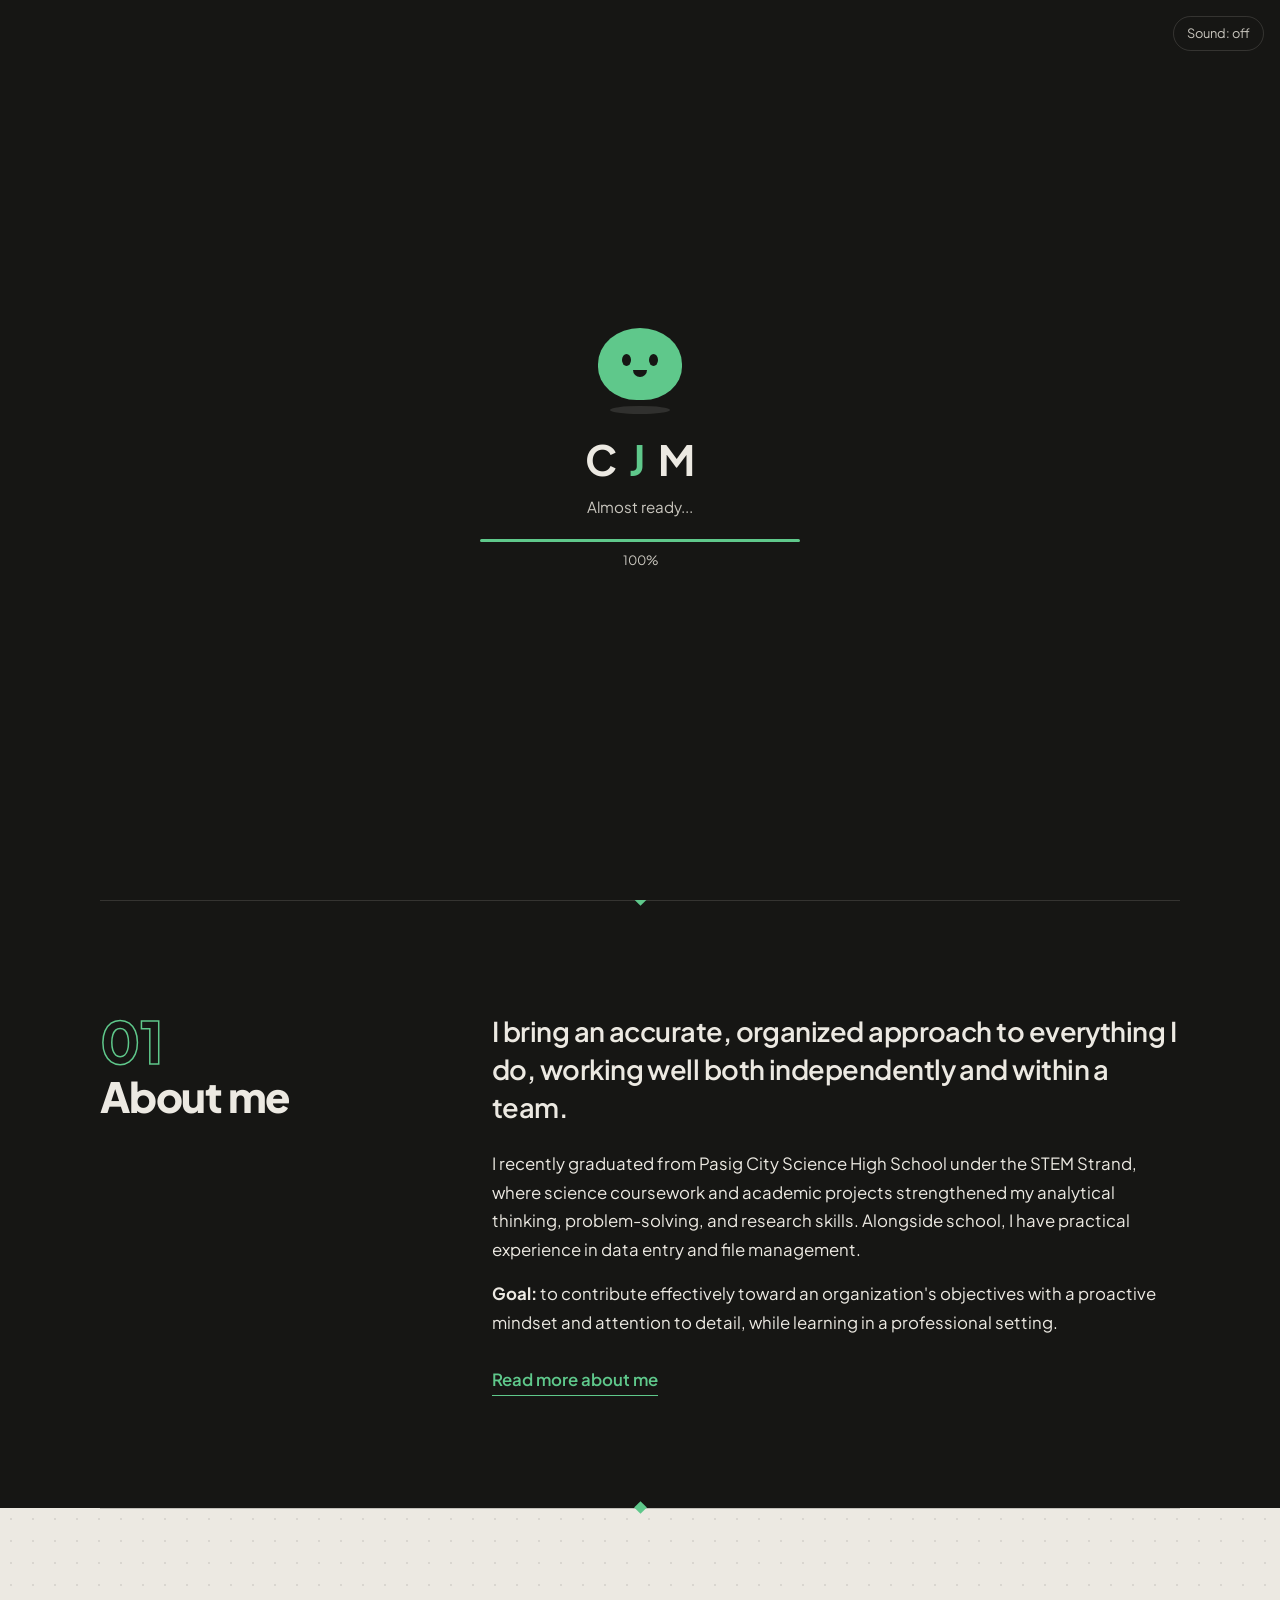
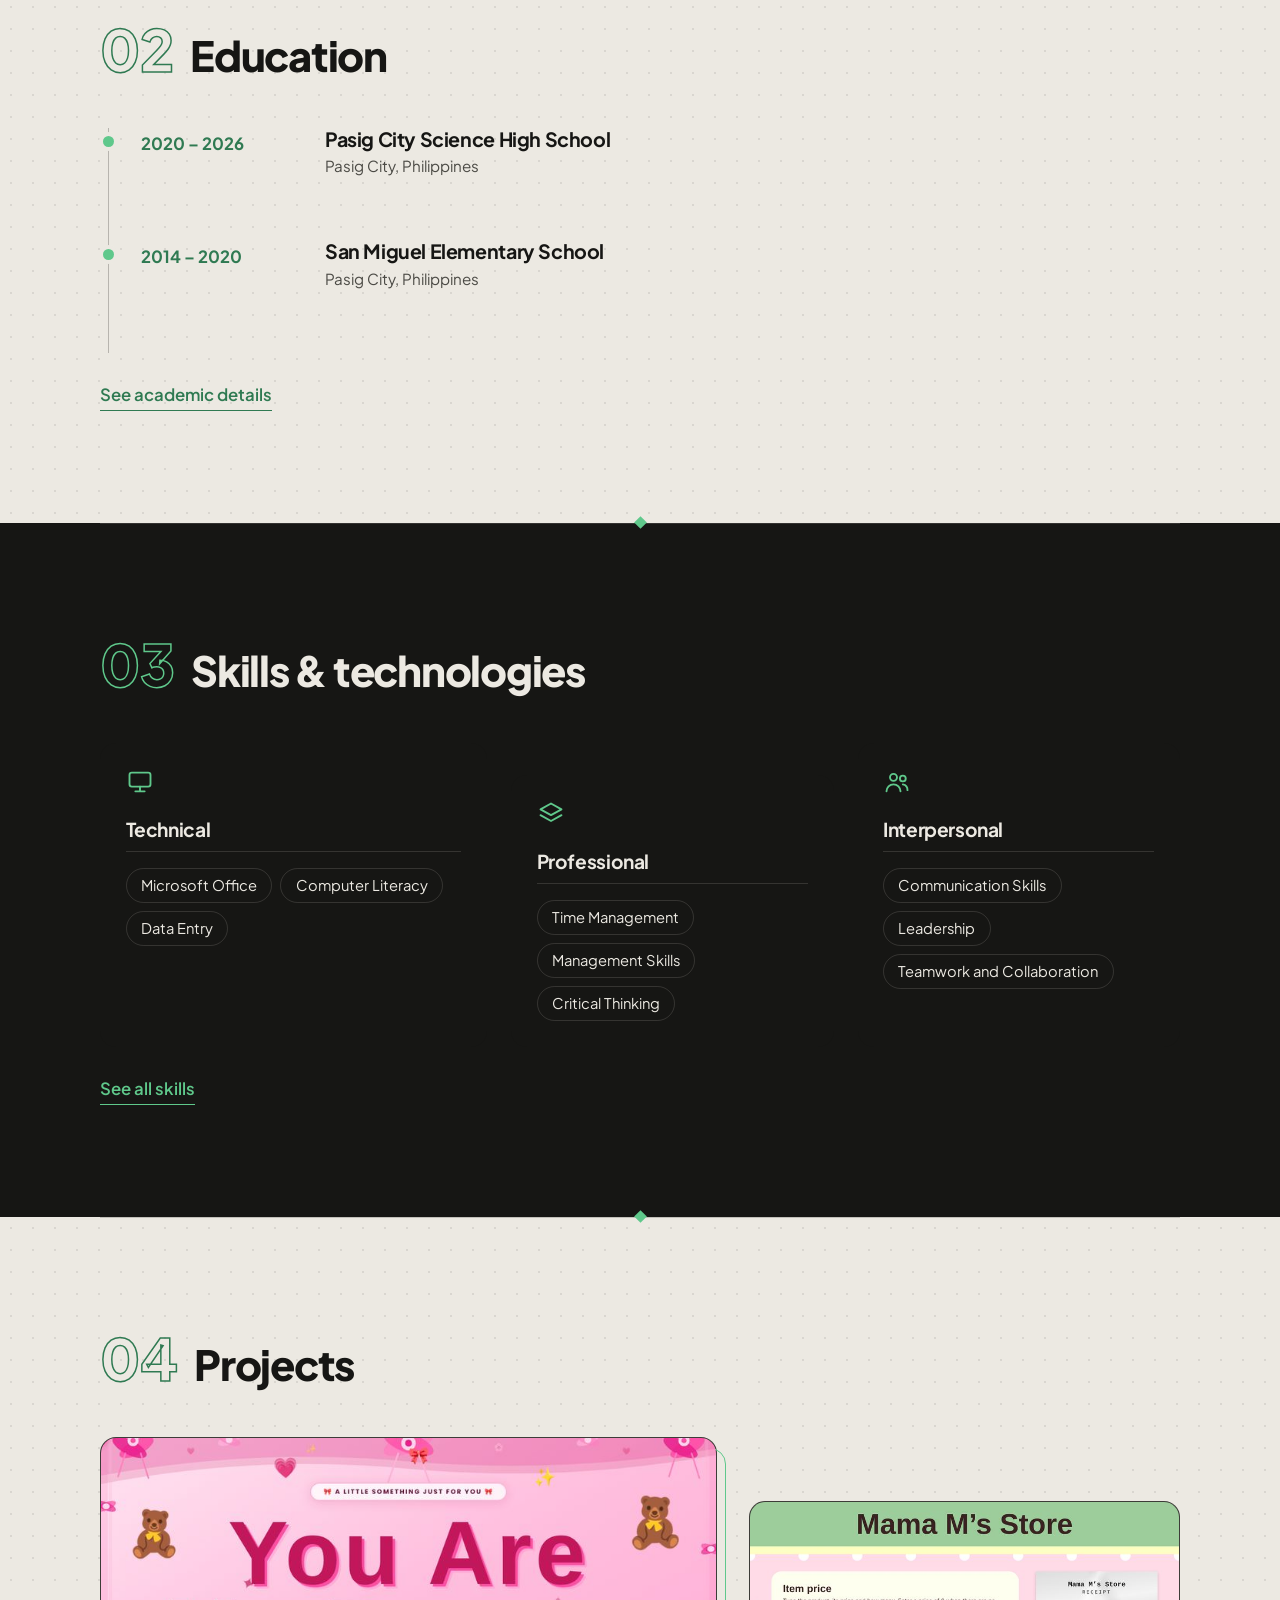
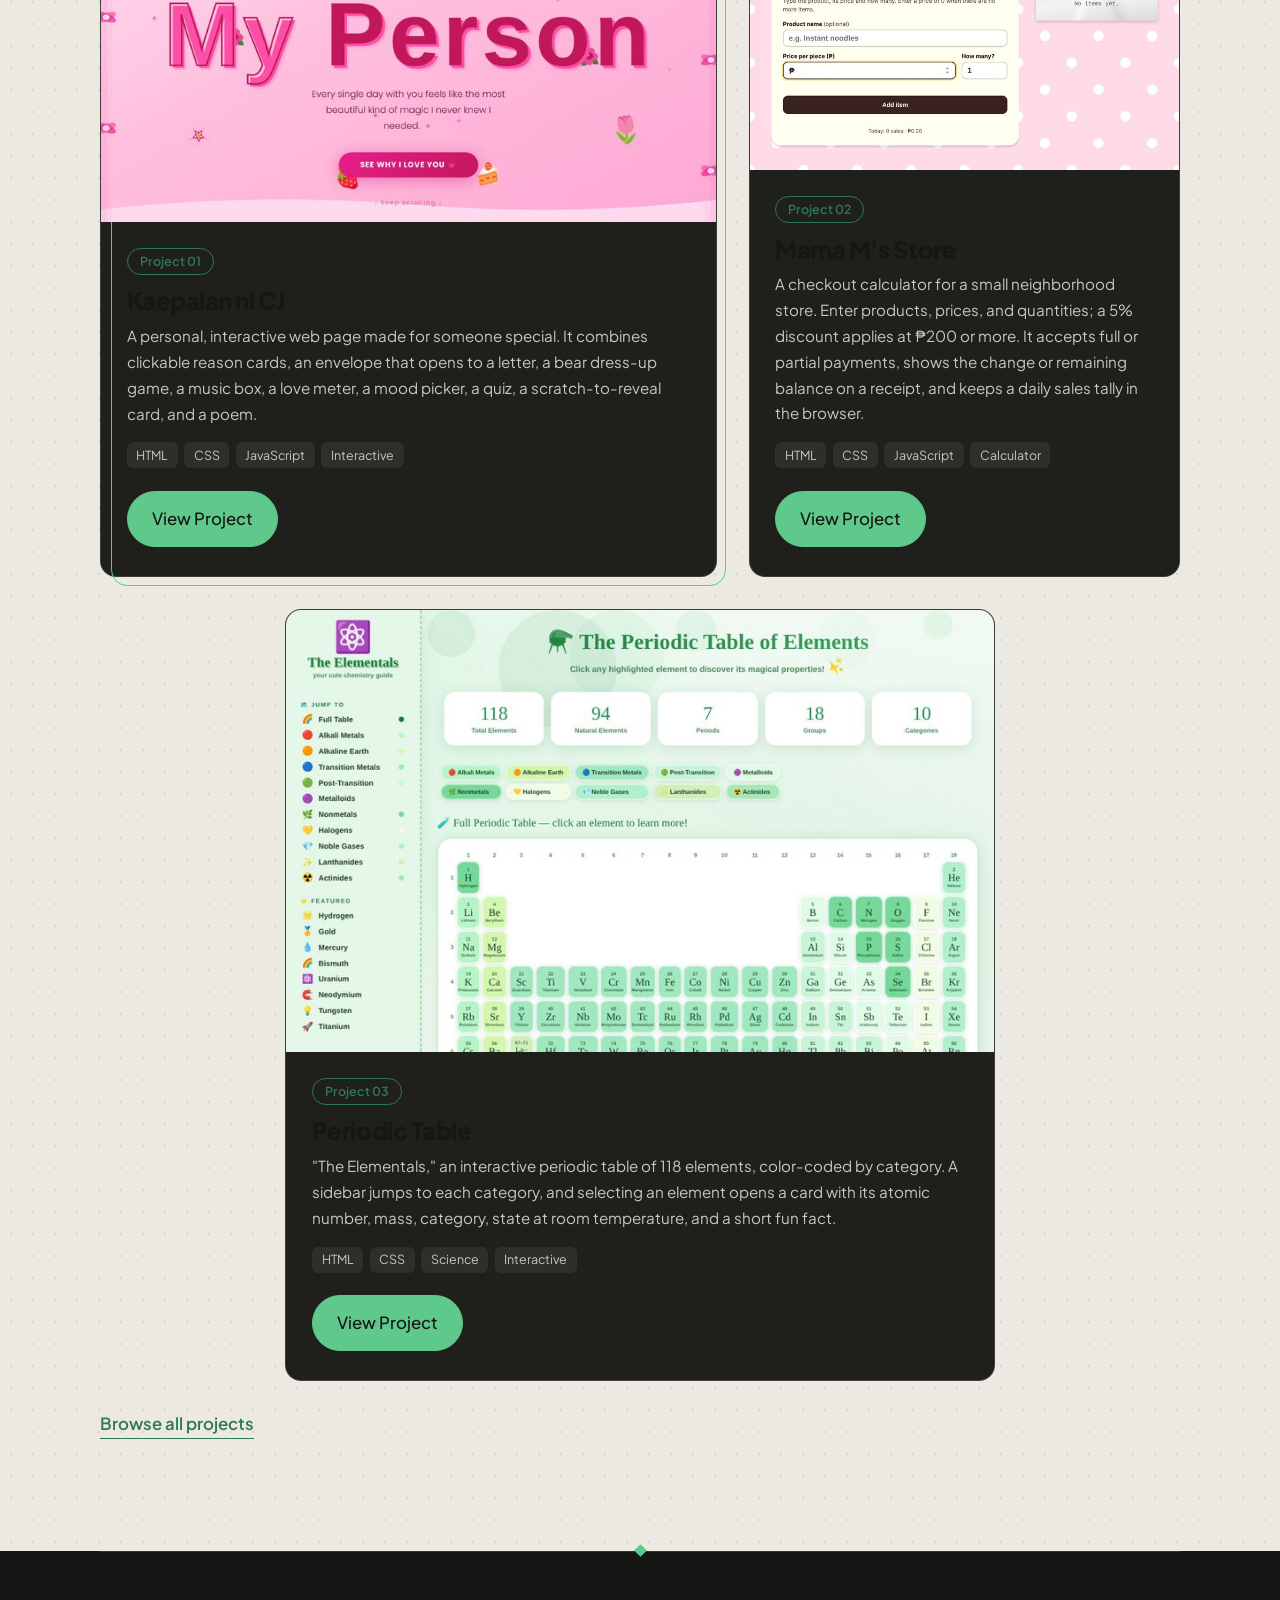
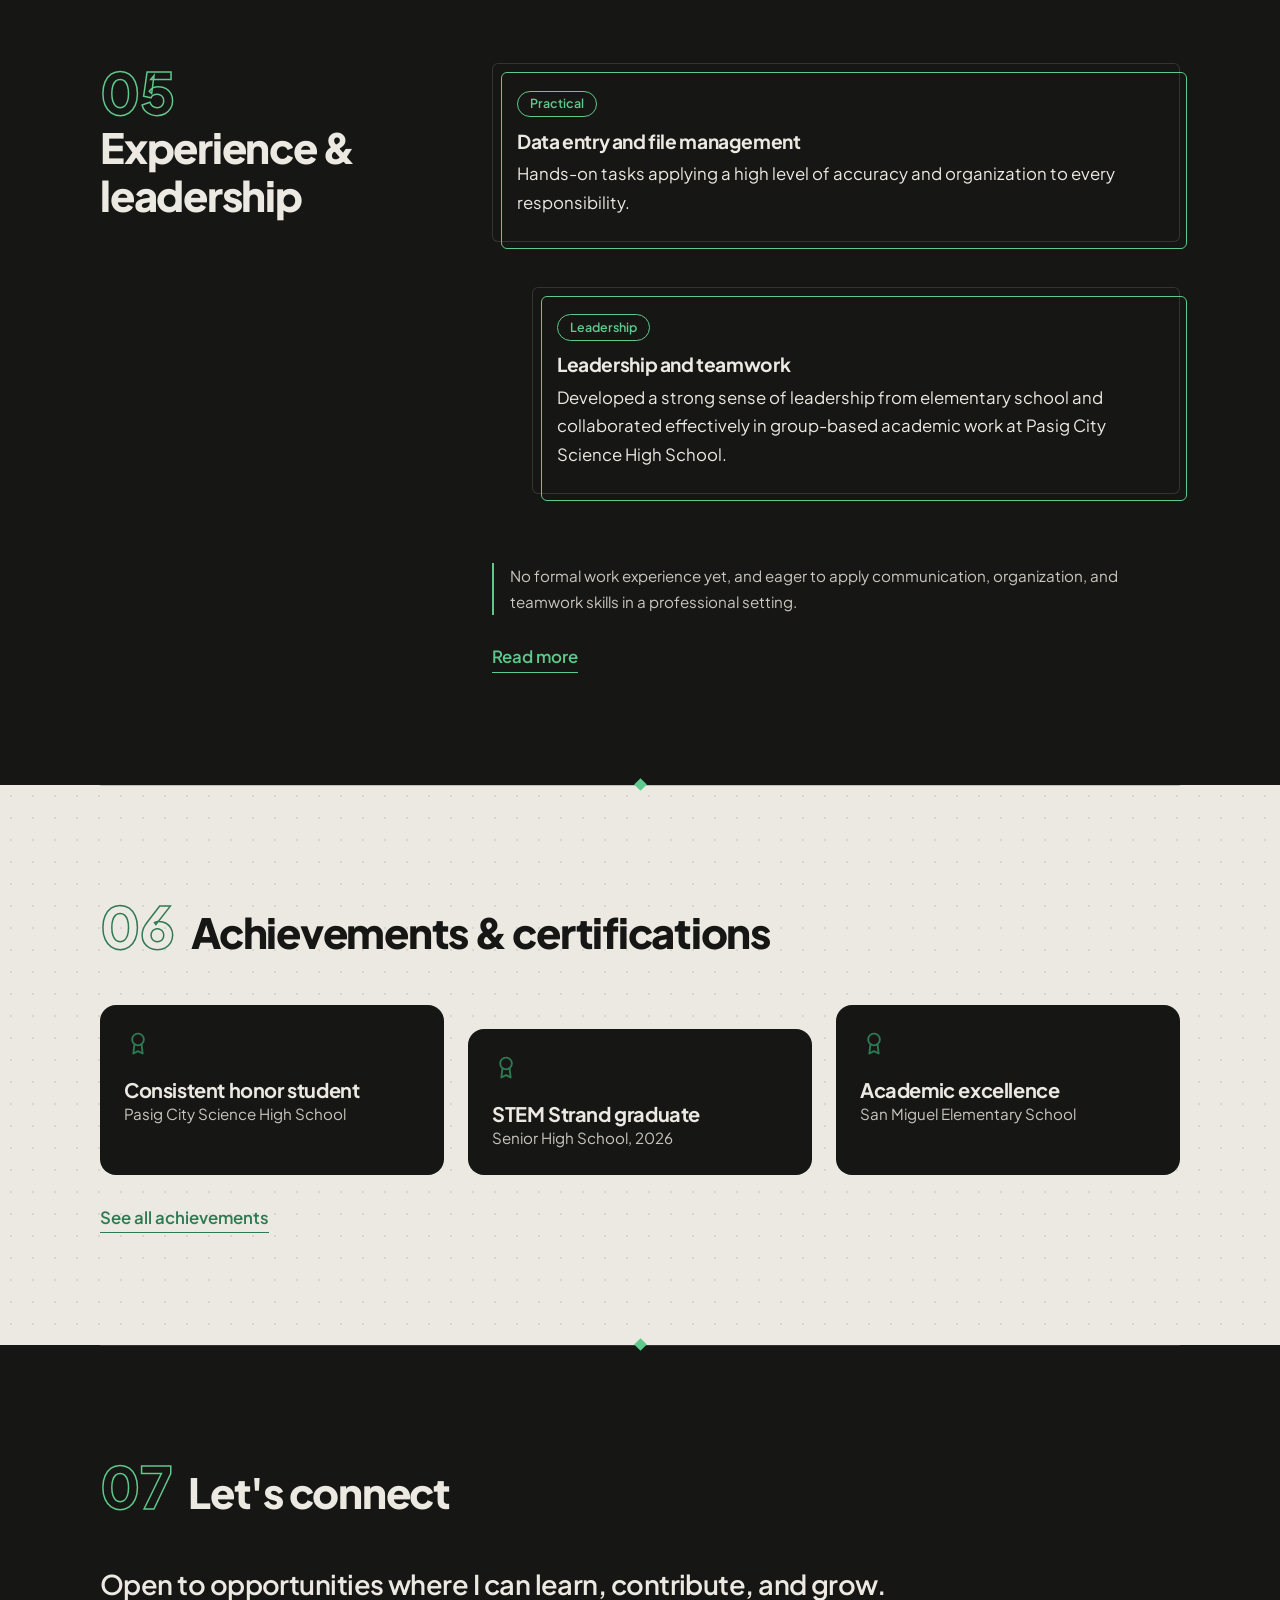
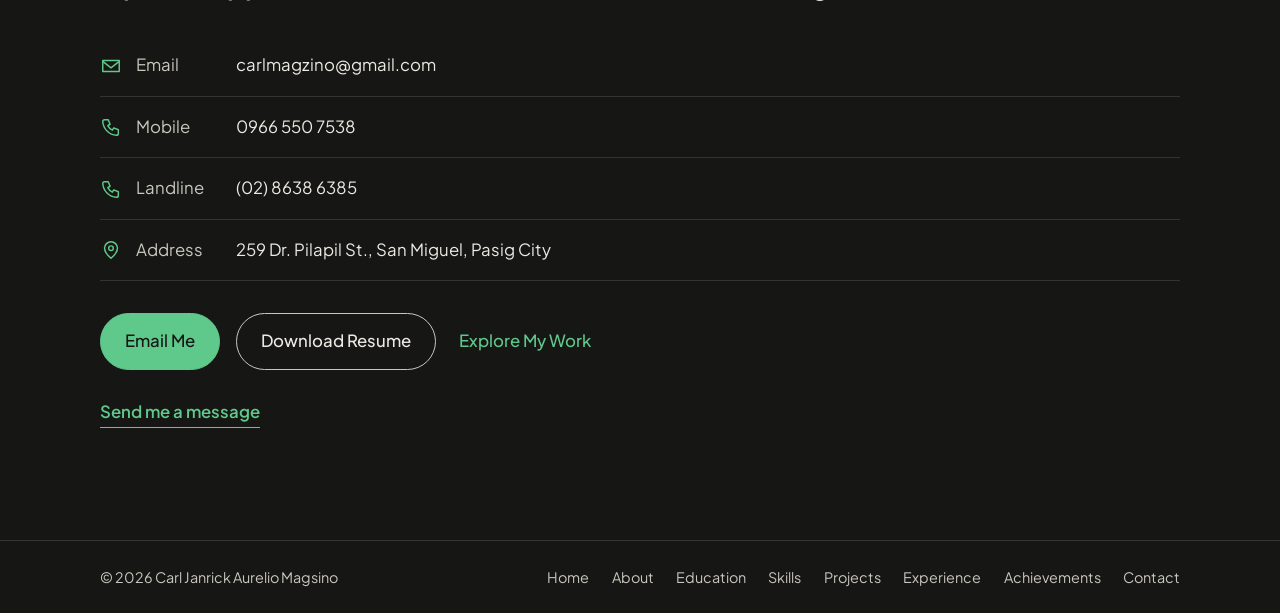
<file: index.html>
<!DOCTYPE html>
<html lang="en">
<head>
<meta charset="utf-8">
<meta name="viewport" content="width=device-width, initial-scale=1">
<title>Carl Janrick Magsino | Portfolio</title>
<meta name="description" content="Portfolio of Carl Janrick Aurelio Magsino, Senior High School STEM graduate from Pasig City.">
<meta name="theme-color" content="#161614">
<link rel="icon" href="favicon.png" type="image/png">
<link rel="preconnect" href="https://fonts.googleapis.com">
<link rel="preconnect" href="https://fonts.gstatic.com" crossorigin>
<link href="https://fonts.googleapis.com/css2?family=Plus+Jakarta+Sans:wght@400;500;600;700;800&display=swap" rel="stylesheet">
<link rel="stylesheet" href="style.css">
<link rel="stylesheet" href="components.css">
<link rel="stylesheet" href="animations.css">
<link rel="stylesheet" href="responsive.css">
</head>
<body class="is-loading">
<svg width="0" height="0" style="position:absolute" aria-hidden="true"><defs>
<symbol id="i-mail" viewBox="0 0 24 24"><path d="M3 6h18v12H3z"/><path d="m3 7 9 7 9-7"/></symbol>
<symbol id="i-phone" viewBox="0 0 24 24"><path d="M5 4h4l2 5-2.5 1.5a11 11 0 0 0 5 5L15 13l5 2v4a2 2 0 0 1-2 2A16 16 0 0 1 3 6a2 2 0 0 1 2-2z"/></symbol>
<symbol id="i-pin" viewBox="0 0 24 24"><path d="M12 21s7-6 7-11a7 7 0 0 0-14 0c0 5 7 11 7 11z"/><circle cx="12" cy="10" r="2.5"/></symbol>
<symbol id="i-tech" viewBox="0 0 24 24"><rect x="3" y="4" width="18" height="12" rx="2"/><path d="M8 20h8M12 16v4"/></symbol>
<symbol id="i-pro" viewBox="0 0 24 24"><path d="m12 3 9 5-9 5-9-5z"/><path d="m3 13 9 5 9-5"/></symbol>
<symbol id="i-people" viewBox="0 0 24 24"><circle cx="9" cy="8" r="3"/><path d="M3 20a6 6 0 0 1 12 0"/><circle cx="17" cy="9" r="2.5"/><path d="M17 14a5 5 0 0 1 4 5"/></symbol>
<symbol id="i-award" viewBox="0 0 24 24"><circle cx="12" cy="9" r="5"/><path d="m9 13-1 8 4-2 4 2-1-8"/></symbol>
</defs></svg>
<div class="loader" id="loader" role="status" aria-live="polite">
  <button class="sound-toggle" id="soundToggle" aria-pressed="false" aria-label="Turn loading sound on">Sound: off</button>
  <div class="loader__stage">
    <div class="pebble" aria-hidden="true"><span class="pebble__eye"></span><span class="pebble__eye"></span><span class="pebble__cheek"></span></div>
    <div class="shadow" aria-hidden="true"></div>
    <h1 class="loader__initials" aria-label="C J M"><span>C</span><span>J</span><span>M</span></h1>
    <p class="loader__msg" id="loaderMsg">Preparing something nice...</p>
    <div class="loader__bar" aria-hidden="true"><i id="loaderFill"></i></div>
    <p class="loader__pct" id="loaderPct">0%</p>
  </div>
</div>
<header class="nav" id="nav">
  <a class="nav__brand" href="index.html" aria-label="Home">CJM</a>
  <button class="nav__toggle" id="navToggle" aria-expanded="false" aria-controls="navLinks">Menu</button>
  <nav class="nav__links" id="navLinks" aria-label="Main"><a href="about.html">About</a><a href="education.html">Education</a><a href="skills.html">Skills</a><a href="projects.html">Projects</a><a href="experience.html">Experience</a><a href="achievements.html">Achievements</a><a class="nav__cta" href="contact.html">Let's Connect</a></nav>
</header>
<main>
<section class="hero" id="home">
<div class="deco deco--ring" data-parallax="0.15" aria-hidden="true"></div><div class="deco deco--cross" data-parallax="-0.2" aria-hidden="true"></div><div class="deco deco--line" data-parallax="-0.1" aria-hidden="true"></div>
<div class="wrap hero__grid"><div>
<p class="hero__hello hero-in"><span class="pulse"></span>Hello, I'm</p>
<h2 class="hero__name hero-in">Carl Janrick<br>Aurelio <span class="outline">Magsino</span></h2>
<p class="hero__lead hero-in" id="heroLead">A motivated Senior High School graduate from Pasig City, with a record of reliability, adaptability, and a strong work ethic.</p>
<p class="hero__sub hero-in">STEM-trained, hands-on with data entry and file management, and ready to contribute to a team that values accuracy and organization.</p>
<div class="hero__actions hero-in"><a class="btn btn--primary" href="#projects">Explore My Work</a><a class="btn btn--ghost" href="resume.pdf" target="_blank" rel="noopener">View My Resume</a><a class="btn btn--text" href="contact.html">Let's Connect</a></div></div>
<figure class="stack hero-in"><span class="stack__c stack__c--3" aria-hidden="true"></span><span class="stack__c stack__c--2" aria-hidden="true"></span><div class="stack__c stack__c--1"><img src="profile.png" alt="Portrait of Carl Janrick Magsino in a graduation cap and gown" width="900" height="900"><i class="stack__dot" aria-hidden="true"></i></div></figure>
</div></div></section><section class="section" id="about"><div class="wrap split"><div class="head" data-reveal><span class="num">01</span><h2>About me</h2></div><div data-reveal><p class="big">I bring an accurate, organized approach to everything I do, working well both independently and within a team.</p><p>I recently graduated from Pasig City Science High School under the STEM Strand, where science coursework and academic projects strengthened my analytical thinking, problem-solving, and research skills. Alongside school, I have practical experience in data entry and file management.</p>
<p><strong>Goal:</strong> to contribute effectively toward an organization's objectives with a proactive mindset and attention to detail, while learning in a professional setting.</p><a class="more" href="about.html">Read more about me</a></div></div></section><section class="section section--light" id="education"><div class="wrap"><div class="head" data-reveal><span class="num">02</span><h2>Education</h2></div><ol class="timeline"><li class="timeline__item" data-reveal><span class="timeline__year">2020 – 2026</span><div><h3>Pasig City Science High School</h3><p class="place">Pasig City, Philippines</p></div></li><li class="timeline__item" data-reveal><span class="timeline__year">2014 – 2020</span><div><h3>San Miguel Elementary School</h3><p class="place">Pasig City, Philippines</p></div></li></ol><a class="more" href="education.html">See academic details</a></div></section><section class="section" id="skills"><div class="wrap"><div class="head" data-reveal><span class="num">03</span><h2>Skills &amp; technologies</h2></div><div class="skills"><div class="skill" data-reveal><svg class="icon"><use href="#i-tech"/></svg><h3>Technical</h3><ul class="chips"><li>Microsoft Office</li><li>Computer Literacy</li><li>Data Entry</li></ul></div><div class="skill" data-reveal><svg class="icon"><use href="#i-pro"/></svg><h3>Professional</h3><ul class="chips"><li>Time Management</li><li>Management Skills</li><li>Critical Thinking</li></ul></div><div class="skill" data-reveal><svg class="icon"><use href="#i-people"/></svg><h3>Interpersonal</h3><ul class="chips"><li>Communication Skills</li><li>Leadership</li><li>Teamwork and Collaboration</li></ul></div></div><a class="more" href="skills.html">See all skills</a></div></section><section class="section section--light" id="projects"><div class="wrap"><div class="head" data-reveal><span class="num">04</span><h2>Projects</h2></div><div class="projects"><article class="project project--a" data-cat="interactive" data-reveal>
<div class="project__media"><img src="kaepalan-ni-cj-preview.jpg" alt="Preview of the Kaepalan ni CJ page" width="800" height="500" loading="lazy"></div>
<div class="project__body"><span class="tag">Project 01</span><h3>Kaepalan ni CJ</h3><p>A personal, interactive web page made for someone special. It combines clickable reason cards, an envelope that opens to a letter, a bear dress-up game, a music box, a love meter, a mood picker, a quiz, a scratch-to-reveal card, and a poem.</p>
<ul class="tags"><li>HTML</li><li>CSS</li><li>JavaScript</li><li>Interactive</li></ul>
<a class="btn btn--primary project__link" href="kaepalan-ni-cj.html" target="_blank" rel="noopener" aria-label="View project: Kaepalan ni CJ">View Project</a></div></article>
<article class="project project--b" data-cat="calculator" data-reveal>
<div class="project__media"><img src="mama-ms-store-preview.jpg" alt="Preview of the Mama M's Store checkout page" width="800" height="500" loading="lazy"></div>
<div class="project__body"><span class="tag">Project 02</span><h3>Mama M's Store</h3><p>A checkout calculator for a small neighborhood store. Enter products, prices, and quantities; a 5% discount applies at ₱200 or more. It accepts full or partial payments, shows the change or remaining balance on a receipt, and keeps a daily sales tally in the browser.</p>
<ul class="tags"><li>HTML</li><li>CSS</li><li>JavaScript</li><li>Calculator</li></ul>
<a class="btn btn--primary project__link" href="mama-ms-store.html" target="_blank" rel="noopener" aria-label="View project: Mama M's Store">View Project</a></div></article>
<article class="project project--c" data-cat="science interactive" data-reveal>
<div class="project__media"><img src="periodic-table-preview.jpg" alt="Preview of The Elementals periodic table page" width="800" height="500" loading="lazy"><span class="project__scan" aria-hidden="true"></span></div>
<div class="project__body"><span class="tag">Project 03</span><h3>Periodic Table</h3><p>"The Elementals," an interactive periodic table of 118 elements, color-coded by category. A sidebar jumps to each category, and selecting an element opens a card with its atomic number, mass, category, state at room temperature, and a short fun fact.</p>
<ul class="tags"><li>HTML</li><li>CSS</li><li>Science</li><li>Interactive</li></ul>
<a class="btn btn--primary project__link" href="periodic-table.html" target="_blank" rel="noopener" aria-label="View project: Periodic Table">View Project</a></div></article>
</div><a class="more" href="projects.html">Browse all projects</a></div></section><section class="section" id="experience"><div class="wrap split"><div class="head" data-reveal><span class="num">05</span><h2>Experience &amp; leadership</h2></div><div><div class="layers" data-reveal>
<article class="card"><span class="tag">Practical</span><h3>Data entry and file management</h3><p>Hands-on tasks applying a high level of accuracy and organization to every responsibility.</p></article>
<article class="card card--shift"><span class="tag">Leadership</span><h3>Leadership and teamwork</h3><p>Developed a strong sense of leadership from elementary school and collaborated effectively in group-based academic work at Pasig City Science High School.</p></article>
<p class="note">No formal work experience yet, and eager to apply communication, organization, and teamwork skills in a professional setting.</p></div><a class="more" href="experience.html">Read more</a></div></div></section><section class="section section--light" id="achievements"><div class="wrap"><div class="head" data-reveal><span class="num">06</span><h2>Achievements &amp; certifications</h2></div><div class="ach"><div class="ach__item" data-reveal><svg class="icon"><use href="#i-award"/></svg><h3>Consistent honor student</h3><p>Pasig City Science High School</p></div><div class="ach__item" data-reveal><svg class="icon"><use href="#i-award"/></svg><h3>STEM Strand graduate</h3><p>Senior High School, 2026</p></div><div class="ach__item" data-reveal><svg class="icon"><use href="#i-award"/></svg><h3>Academic excellence</h3><p>San Miguel Elementary School</p></div></div><a class="more" href="achievements.html">See all achievements</a></div></section><section class="section contact" id="contact"><div class="wrap"><div class="head" data-reveal><span class="num">07</span><h2>Let's connect</h2></div><p class="big" data-reveal>Open to opportunities where I can learn, contribute, and grow.</p><ul class="contact__list" data-reveal>
<li><svg class="icon"><use href="#i-mail"/></svg><span>Email</span><a href="mailto:carlmagzino@gmail.com">carlmagzino@gmail.com</a></li>
<li><svg class="icon"><use href="#i-phone"/></svg><span>Mobile</span><a href="tel:+639665507538">0966 550 7538</a></li>
<li><svg class="icon"><use href="#i-phone"/></svg><span>Landline</span><a href="tel:+63286386385">(02) 8638 6385</a></li>
<li><svg class="icon"><use href="#i-pin"/></svg><span>Address</span><a href="https://www.google.com/maps/search/?api=1&amp;query=259+Dr.+Pilapil+St.,+San+Miguel,+Pasig+City" target="_blank" rel="noopener">259 Dr. Pilapil St., San Miguel, Pasig City</a></li></ul><div class="hero__actions" data-reveal><a class="btn btn--primary" href="mailto:carlmagzino@gmail.com">Email Me</a><a class="btn btn--ghost" href="resume.pdf" download>Download Resume</a><a class="btn btn--text" href="projects.html">Explore My Work</a></div><a class="more" href="contact.html">Send me a message</a></div></section>
</main>
<footer class="footer"><div class="wrap"><span>© 2026 Carl Janrick Aurelio Magsino</span><nav class="footer__nav" aria-label="Footer"><a href="index.html">Home</a><a href="about.html">About</a><a href="education.html">Education</a><a href="skills.html">Skills</a><a href="projects.html">Projects</a><a href="experience.html">Experience</a><a href="achievements.html">Achievements</a><a href="contact.html">Contact</a></nav></div></footer>
<script src="main.js"></script>
<script src="navigation.js"></script>
<script src="motion.js"></script>
<script src="loader.js"></script>
</body>
</html>
</file>
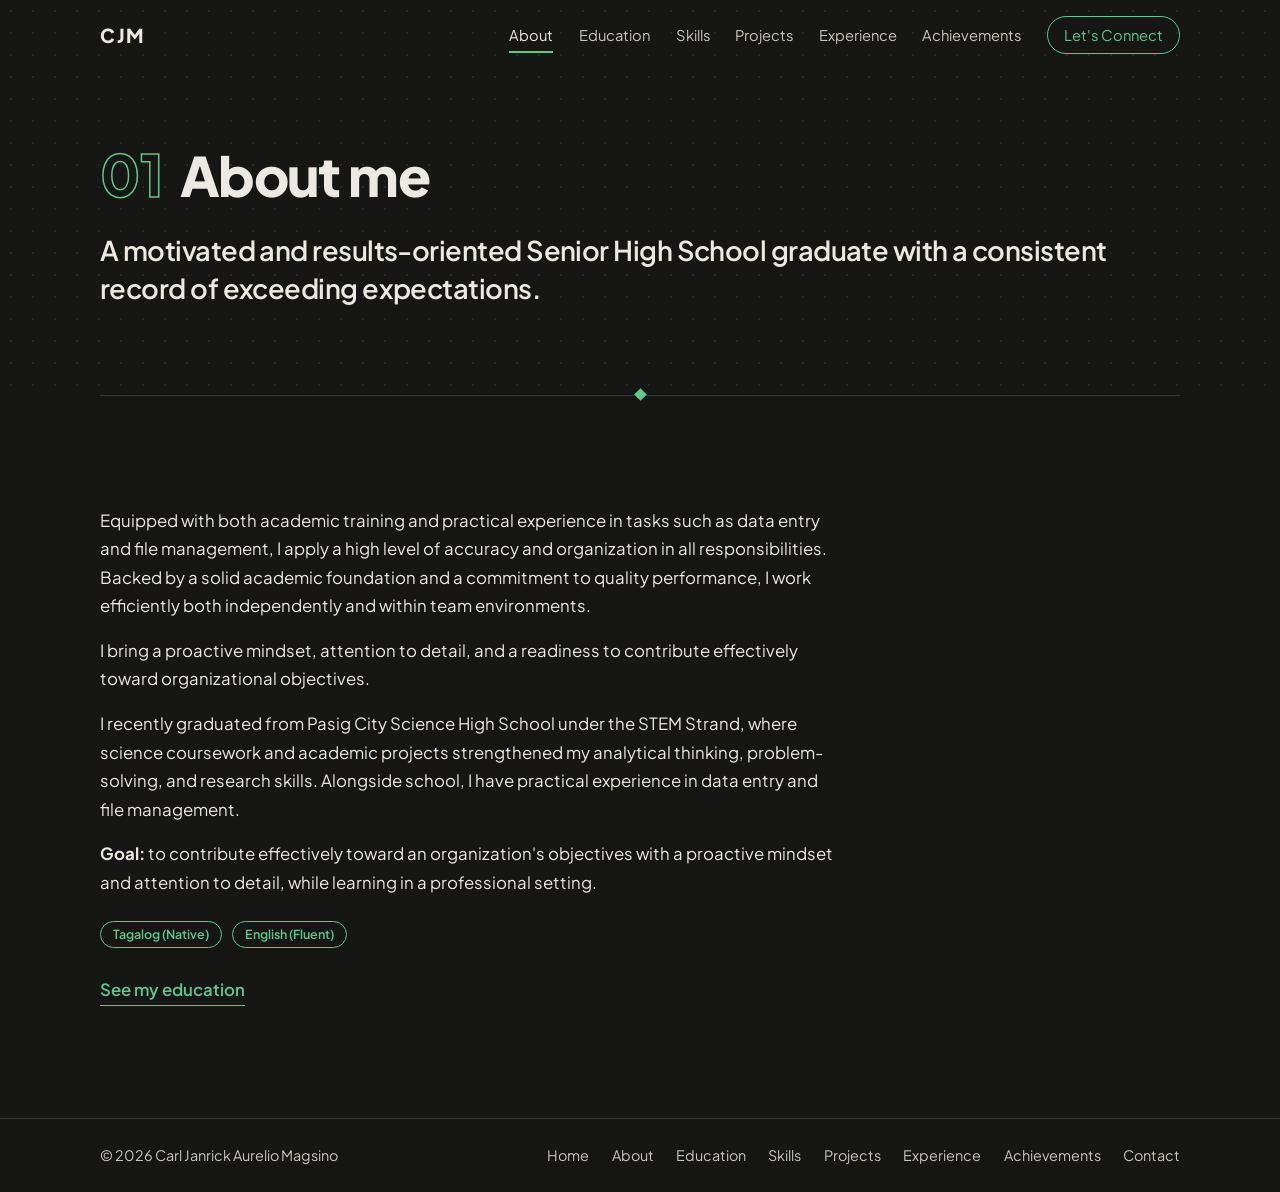
<file: about.html>
<!DOCTYPE html>
<html lang="en">
<head>
<meta charset="utf-8">
<meta name="viewport" content="width=device-width, initial-scale=1">
<title>About | Carl Janrick Magsino</title>
<meta name="description" content="About Carl Janrick Magsino.">
<meta name="theme-color" content="#161614">
<link rel="icon" href="favicon.png" type="image/png">
<link rel="preconnect" href="https://fonts.googleapis.com">
<link rel="preconnect" href="https://fonts.gstatic.com" crossorigin>
<link href="https://fonts.googleapis.com/css2?family=Plus+Jakarta+Sans:wght@400;500;600;700;800&display=swap" rel="stylesheet">
<link rel="stylesheet" href="style.css">
<link rel="stylesheet" href="components.css">
<link rel="stylesheet" href="animations.css">
<link rel="stylesheet" href="responsive.css">
</head>
<body>
<svg width="0" height="0" style="position:absolute" aria-hidden="true"><defs>
<symbol id="i-mail" viewBox="0 0 24 24"><path d="M3 6h18v12H3z"/><path d="m3 7 9 7 9-7"/></symbol>
<symbol id="i-phone" viewBox="0 0 24 24"><path d="M5 4h4l2 5-2.5 1.5a11 11 0 0 0 5 5L15 13l5 2v4a2 2 0 0 1-2 2A16 16 0 0 1 3 6a2 2 0 0 1 2-2z"/></symbol>
<symbol id="i-pin" viewBox="0 0 24 24"><path d="M12 21s7-6 7-11a7 7 0 0 0-14 0c0 5 7 11 7 11z"/><circle cx="12" cy="10" r="2.5"/></symbol>
<symbol id="i-tech" viewBox="0 0 24 24"><rect x="3" y="4" width="18" height="12" rx="2"/><path d="M8 20h8M12 16v4"/></symbol>
<symbol id="i-pro" viewBox="0 0 24 24"><path d="m12 3 9 5-9 5-9-5z"/><path d="m3 13 9 5 9-5"/></symbol>
<symbol id="i-people" viewBox="0 0 24 24"><circle cx="9" cy="8" r="3"/><path d="M3 20a6 6 0 0 1 12 0"/><circle cx="17" cy="9" r="2.5"/><path d="M17 14a5 5 0 0 1 4 5"/></symbol>
<symbol id="i-award" viewBox="0 0 24 24"><circle cx="12" cy="9" r="5"/><path d="m9 13-1 8 4-2 4 2-1-8"/></symbol>
</defs></svg>

<header class="nav" id="nav">
  <a class="nav__brand" href="index.html" aria-label="Home">CJM</a>
  <button class="nav__toggle" id="navToggle" aria-expanded="false" aria-controls="navLinks">Menu</button>
  <nav class="nav__links" id="navLinks" aria-label="Main"><a href="about.html" aria-current="page">About</a><a href="education.html">Education</a><a href="skills.html">Skills</a><a href="projects.html">Projects</a><a href="experience.html">Experience</a><a href="achievements.html">Achievements</a><a class="nav__cta" href="contact.html">Let's Connect</a></nav>
</header>
<main>
<section class="page-head"><div class="wrap"><div class="head" data-reveal><span class="num">01</span><h1>About me</h1></div><p class="big" data-reveal>A motivated and results-oriented Senior High School graduate with a consistent record of exceeding expectations.</p></div></section><section class="section" id="about"><div class="wrap"><div data-reveal><p>Equipped with both academic training and practical experience in tasks such as data entry and file management, I apply a high level of accuracy and organization in all responsibilities. Backed by a solid academic foundation and a commitment to quality performance, I work efficiently both independently and within team environments.</p><p>I bring a proactive mindset, attention to detail, and a readiness to contribute effectively toward organizational objectives.</p><p>I recently graduated from Pasig City Science High School under the STEM Strand, where science coursework and academic projects strengthened my analytical thinking, problem-solving, and research skills. Alongside school, I have practical experience in data entry and file management.</p>
<p><strong>Goal:</strong> to contribute effectively toward an organization's objectives with a proactive mindset and attention to detail, while learning in a professional setting.</p><p class="label-row"><span class="tag">Tagalog (Native)</span><span class="tag">English (Fluent)</span></p><a class="more" href="education.html">See my education</a></div></div></section>
</main>
<footer class="footer"><div class="wrap"><span>© 2026 Carl Janrick Aurelio Magsino</span><nav class="footer__nav" aria-label="Footer"><a href="index.html">Home</a><a href="about.html">About</a><a href="education.html">Education</a><a href="skills.html">Skills</a><a href="projects.html">Projects</a><a href="experience.html">Experience</a><a href="achievements.html">Achievements</a><a href="contact.html">Contact</a></nav></div></footer>
<script src="main.js"></script>
<script src="navigation.js"></script>
<script src="motion.js"></script>
</body>
</html>
</file>
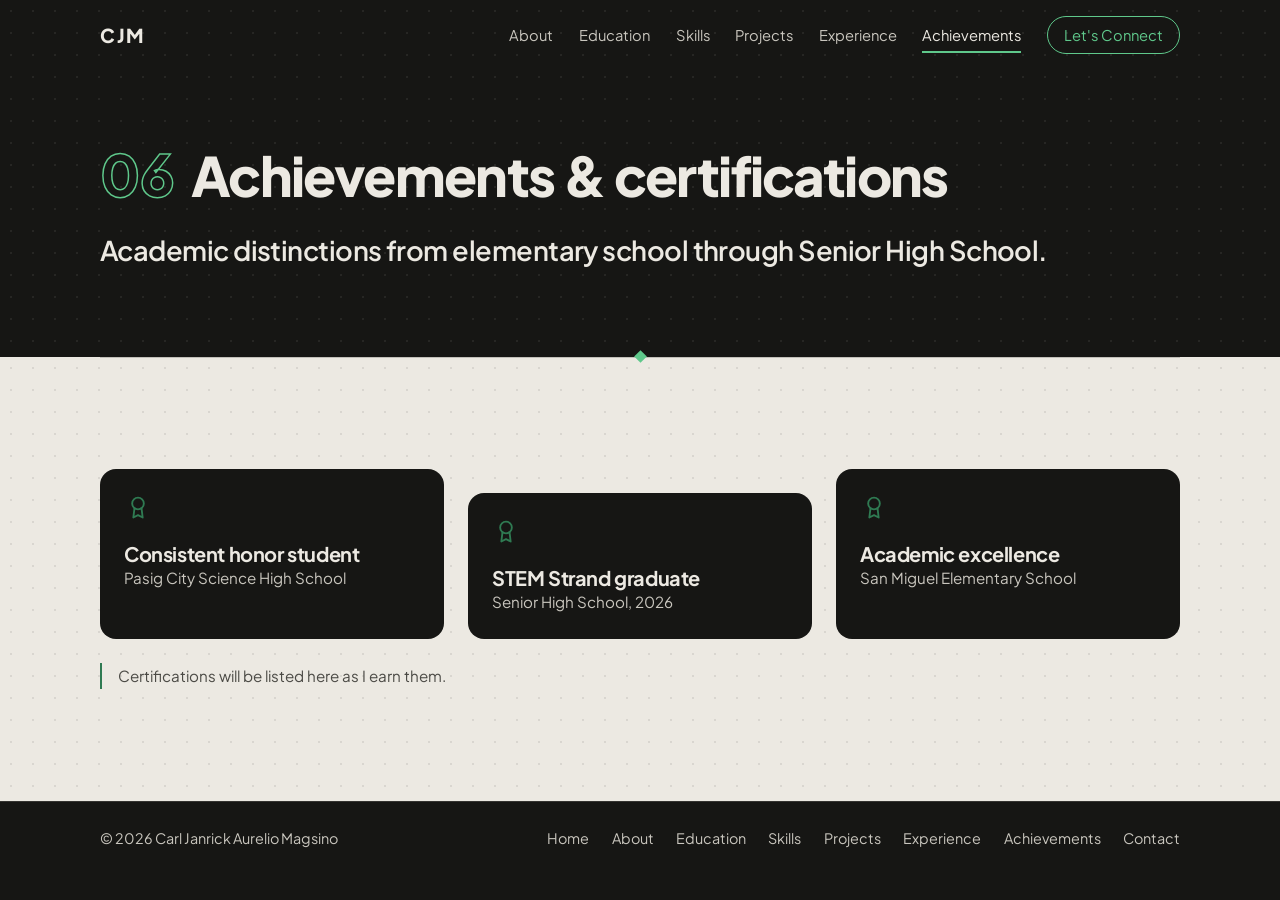
<file: achievements.html>
<!DOCTYPE html>
<html lang="en">
<head>
<meta charset="utf-8">
<meta name="viewport" content="width=device-width, initial-scale=1">
<title>Achievements | Carl Janrick Magsino</title>
<meta name="description" content="Achievements of Carl Janrick Magsino.">
<meta name="theme-color" content="#161614">
<link rel="icon" href="favicon.png" type="image/png">
<link rel="preconnect" href="https://fonts.googleapis.com">
<link rel="preconnect" href="https://fonts.gstatic.com" crossorigin>
<link href="https://fonts.googleapis.com/css2?family=Plus+Jakarta+Sans:wght@400;500;600;700;800&display=swap" rel="stylesheet">
<link rel="stylesheet" href="style.css">
<link rel="stylesheet" href="components.css">
<link rel="stylesheet" href="animations.css">
<link rel="stylesheet" href="responsive.css">
</head>
<body>
<svg width="0" height="0" style="position:absolute" aria-hidden="true"><defs>
<symbol id="i-mail" viewBox="0 0 24 24"><path d="M3 6h18v12H3z"/><path d="m3 7 9 7 9-7"/></symbol>
<symbol id="i-phone" viewBox="0 0 24 24"><path d="M5 4h4l2 5-2.5 1.5a11 11 0 0 0 5 5L15 13l5 2v4a2 2 0 0 1-2 2A16 16 0 0 1 3 6a2 2 0 0 1 2-2z"/></symbol>
<symbol id="i-pin" viewBox="0 0 24 24"><path d="M12 21s7-6 7-11a7 7 0 0 0-14 0c0 5 7 11 7 11z"/><circle cx="12" cy="10" r="2.5"/></symbol>
<symbol id="i-tech" viewBox="0 0 24 24"><rect x="3" y="4" width="18" height="12" rx="2"/><path d="M8 20h8M12 16v4"/></symbol>
<symbol id="i-pro" viewBox="0 0 24 24"><path d="m12 3 9 5-9 5-9-5z"/><path d="m3 13 9 5 9-5"/></symbol>
<symbol id="i-people" viewBox="0 0 24 24"><circle cx="9" cy="8" r="3"/><path d="M3 20a6 6 0 0 1 12 0"/><circle cx="17" cy="9" r="2.5"/><path d="M17 14a5 5 0 0 1 4 5"/></symbol>
<symbol id="i-award" viewBox="0 0 24 24"><circle cx="12" cy="9" r="5"/><path d="m9 13-1 8 4-2 4 2-1-8"/></symbol>
</defs></svg>

<header class="nav" id="nav">
  <a class="nav__brand" href="index.html" aria-label="Home">CJM</a>
  <button class="nav__toggle" id="navToggle" aria-expanded="false" aria-controls="navLinks">Menu</button>
  <nav class="nav__links" id="navLinks" aria-label="Main"><a href="about.html">About</a><a href="education.html">Education</a><a href="skills.html">Skills</a><a href="projects.html">Projects</a><a href="experience.html">Experience</a><a href="achievements.html" aria-current="page">Achievements</a><a class="nav__cta" href="contact.html">Let's Connect</a></nav>
</header>
<main>
<section class="page-head"><div class="wrap"><div class="head" data-reveal><span class="num">06</span><h1>Achievements &amp; certifications</h1></div><p class="big" data-reveal>Academic distinctions from elementary school through Senior High School.</p></div></section><section class="section section--light" id="achievements"><div class="wrap"><div class="ach"><div class="ach__item" data-reveal><svg class="icon"><use href="#i-award"/></svg><h3>Consistent honor student</h3><p>Pasig City Science High School</p></div><div class="ach__item" data-reveal><svg class="icon"><use href="#i-award"/></svg><h3>STEM Strand graduate</h3><p>Senior High School, 2026</p></div><div class="ach__item" data-reveal><svg class="icon"><use href="#i-award"/></svg><h3>Academic excellence</h3><p>San Miguel Elementary School</p></div></div><p class="note" data-reveal>Certifications will be listed here as I earn them.</p></div></section>
</main>
<footer class="footer"><div class="wrap"><span>© 2026 Carl Janrick Aurelio Magsino</span><nav class="footer__nav" aria-label="Footer"><a href="index.html">Home</a><a href="about.html">About</a><a href="education.html">Education</a><a href="skills.html">Skills</a><a href="projects.html">Projects</a><a href="experience.html">Experience</a><a href="achievements.html">Achievements</a><a href="contact.html">Contact</a></nav></div></footer>
<script src="main.js"></script>
<script src="navigation.js"></script>
<script src="motion.js"></script>
</body>
</html>
</file>
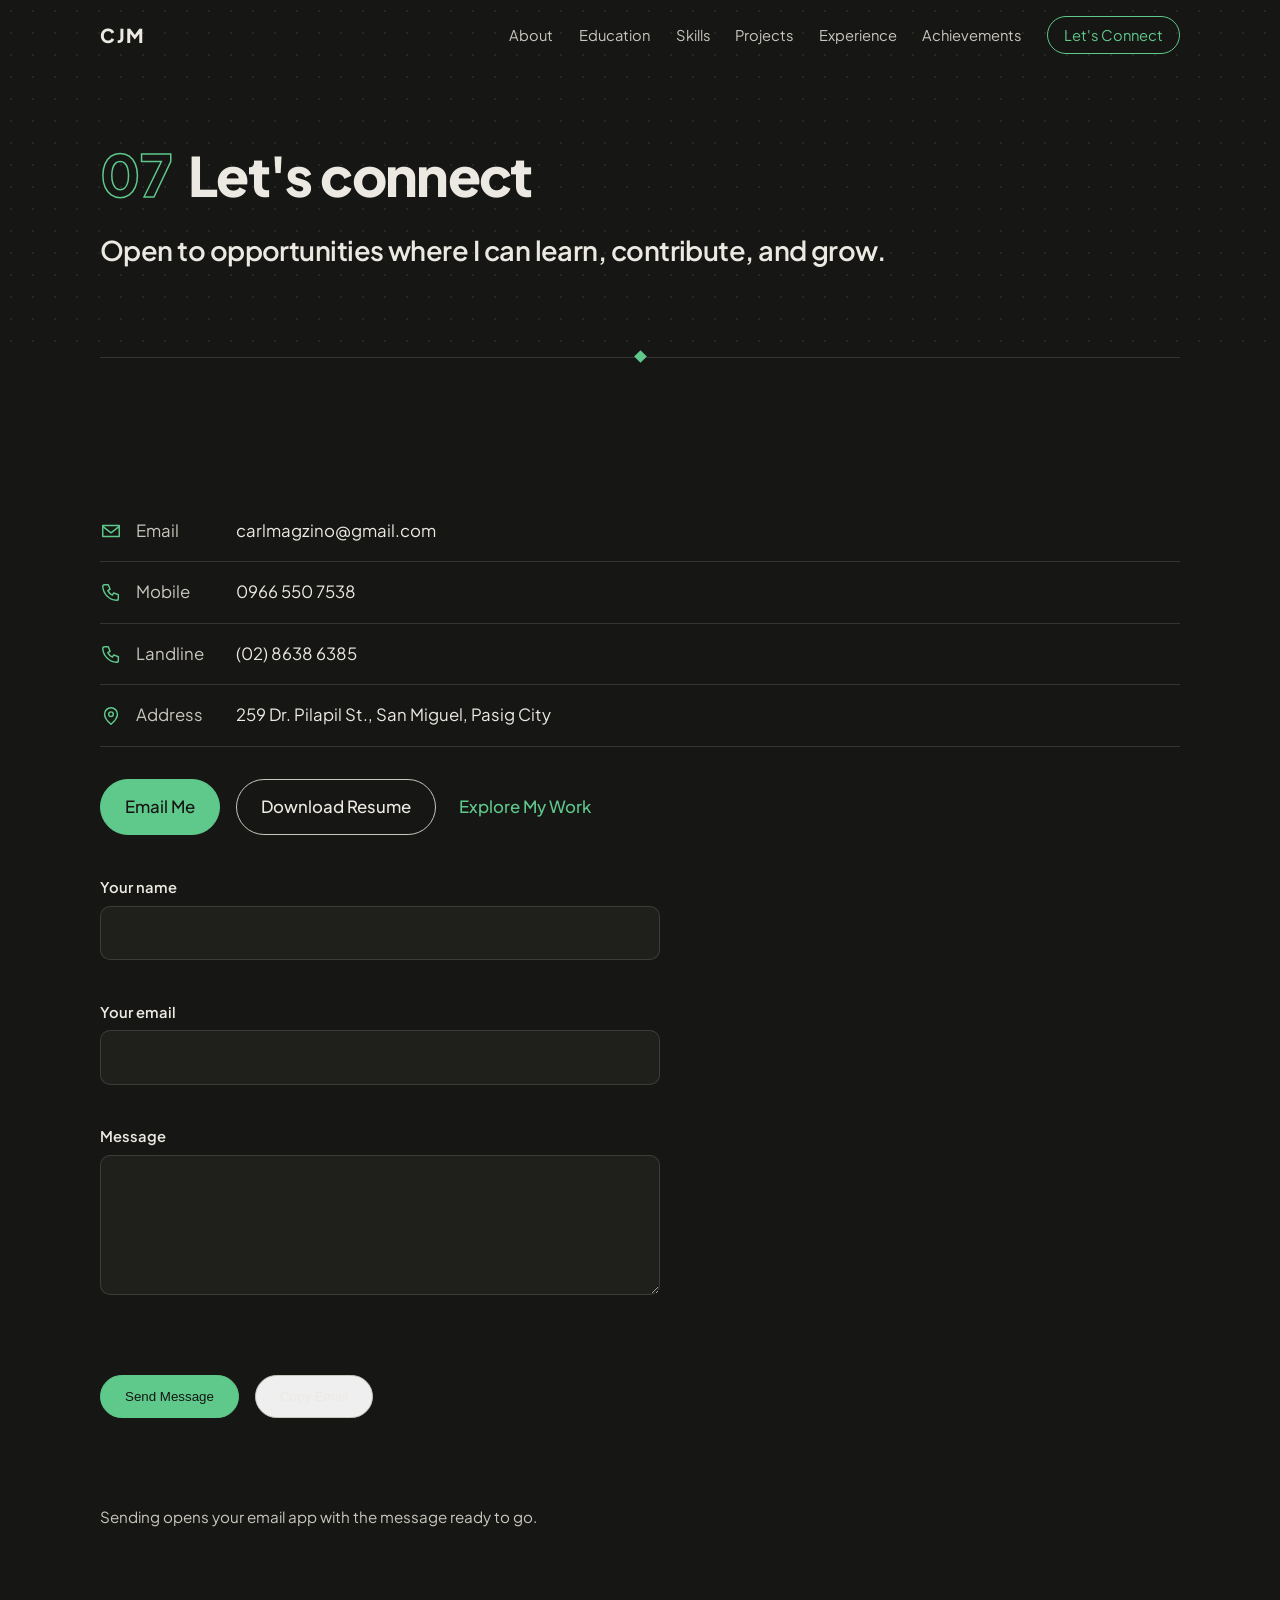
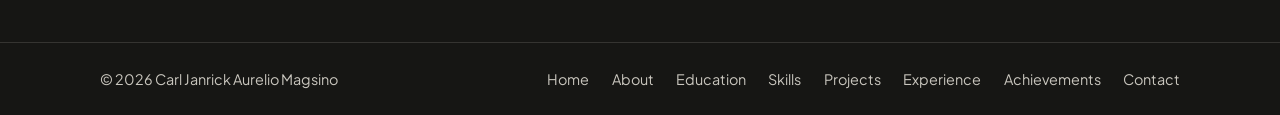
<file: contact.html>
<!DOCTYPE html>
<html lang="en">
<head>
<meta charset="utf-8">
<meta name="viewport" content="width=device-width, initial-scale=1">
<title>Contact | Carl Janrick Magsino</title>
<meta name="description" content="Contact Carl Janrick Magsino.">
<meta name="theme-color" content="#161614">
<link rel="icon" href="favicon.png" type="image/png">
<link rel="preconnect" href="https://fonts.googleapis.com">
<link rel="preconnect" href="https://fonts.gstatic.com" crossorigin>
<link href="https://fonts.googleapis.com/css2?family=Plus+Jakarta+Sans:wght@400;500;600;700;800&display=swap" rel="stylesheet">
<link rel="stylesheet" href="style.css">
<link rel="stylesheet" href="components.css">
<link rel="stylesheet" href="animations.css">
<link rel="stylesheet" href="responsive.css">
</head>
<body>
<svg width="0" height="0" style="position:absolute" aria-hidden="true"><defs>
<symbol id="i-mail" viewBox="0 0 24 24"><path d="M3 6h18v12H3z"/><path d="m3 7 9 7 9-7"/></symbol>
<symbol id="i-phone" viewBox="0 0 24 24"><path d="M5 4h4l2 5-2.5 1.5a11 11 0 0 0 5 5L15 13l5 2v4a2 2 0 0 1-2 2A16 16 0 0 1 3 6a2 2 0 0 1 2-2z"/></symbol>
<symbol id="i-pin" viewBox="0 0 24 24"><path d="M12 21s7-6 7-11a7 7 0 0 0-14 0c0 5 7 11 7 11z"/><circle cx="12" cy="10" r="2.5"/></symbol>
<symbol id="i-tech" viewBox="0 0 24 24"><rect x="3" y="4" width="18" height="12" rx="2"/><path d="M8 20h8M12 16v4"/></symbol>
<symbol id="i-pro" viewBox="0 0 24 24"><path d="m12 3 9 5-9 5-9-5z"/><path d="m3 13 9 5 9-5"/></symbol>
<symbol id="i-people" viewBox="0 0 24 24"><circle cx="9" cy="8" r="3"/><path d="M3 20a6 6 0 0 1 12 0"/><circle cx="17" cy="9" r="2.5"/><path d="M17 14a5 5 0 0 1 4 5"/></symbol>
<symbol id="i-award" viewBox="0 0 24 24"><circle cx="12" cy="9" r="5"/><path d="m9 13-1 8 4-2 4 2-1-8"/></symbol>
</defs></svg>

<header class="nav" id="nav">
  <a class="nav__brand" href="index.html" aria-label="Home">CJM</a>
  <button class="nav__toggle" id="navToggle" aria-expanded="false" aria-controls="navLinks">Menu</button>
  <nav class="nav__links" id="navLinks" aria-label="Main"><a href="about.html">About</a><a href="education.html">Education</a><a href="skills.html">Skills</a><a href="projects.html">Projects</a><a href="experience.html">Experience</a><a href="achievements.html">Achievements</a><a class="nav__cta" href="contact.html" aria-current="page">Let's Connect</a></nav>
</header>
<main>
<section class="page-head"><div class="wrap"><div class="head" data-reveal><span class="num">07</span><h1>Let's connect</h1></div><p class="big" data-reveal>Open to opportunities where I can learn, contribute, and grow.</p></div></section><section class="section" id="contact"><div class="wrap"><ul class="contact__list" data-reveal>
<li><svg class="icon"><use href="#i-mail"/></svg><span>Email</span><a href="mailto:carlmagzino@gmail.com">carlmagzino@gmail.com</a></li>
<li><svg class="icon"><use href="#i-phone"/></svg><span>Mobile</span><a href="tel:+639665507538">0966 550 7538</a></li>
<li><svg class="icon"><use href="#i-phone"/></svg><span>Landline</span><a href="tel:+63286386385">(02) 8638 6385</a></li>
<li><svg class="icon"><use href="#i-pin"/></svg><span>Address</span><a href="https://www.google.com/maps/search/?api=1&amp;query=259+Dr.+Pilapil+St.,+San+Miguel,+Pasig+City" target="_blank" rel="noopener">259 Dr. Pilapil St., San Miguel, Pasig City</a></li></ul><div class="hero__actions" data-reveal><a class="btn btn--primary" href="mailto:carlmagzino@gmail.com">Email Me</a><a class="btn btn--ghost" href="resume.pdf" download>Download Resume</a><a class="btn btn--text" href="projects.html">Explore My Work</a></div><form class="form" id="contactForm" novalidate data-reveal>
<div><label for="name">Your name</label><input id="name" name="name" type="text" autocomplete="name" required><p class="err" id="err-name"></p></div>
<div><label for="email">Your email</label><input id="email" name="email" type="email" autocomplete="email" required><p class="err" id="err-email"></p></div>
<div><label for="message">Message</label><textarea id="message" name="message" required></textarea><p class="err" id="err-message"></p></div>
<div class="hero__actions"><button class="btn btn--primary" type="submit">Send Message</button><button class="btn btn--ghost" type="button" id="copyEmail">Copy Email</button></div>
<p class="form__status" id="formStatus" role="status" aria-live="polite"></p>
<p class="meta">Sending opens your email app with the message ready to go.</p></form></div></section>
</main>
<footer class="footer"><div class="wrap"><span>© 2026 Carl Janrick Aurelio Magsino</span><nav class="footer__nav" aria-label="Footer"><a href="index.html">Home</a><a href="about.html">About</a><a href="education.html">Education</a><a href="skills.html">Skills</a><a href="projects.html">Projects</a><a href="experience.html">Experience</a><a href="achievements.html">Achievements</a><a href="contact.html">Contact</a></nav></div></footer>
<script src="main.js"></script>
<script src="navigation.js"></script>
<script src="motion.js"></script>
<script src="contact.js"></script>
</body>
</html>
</file>
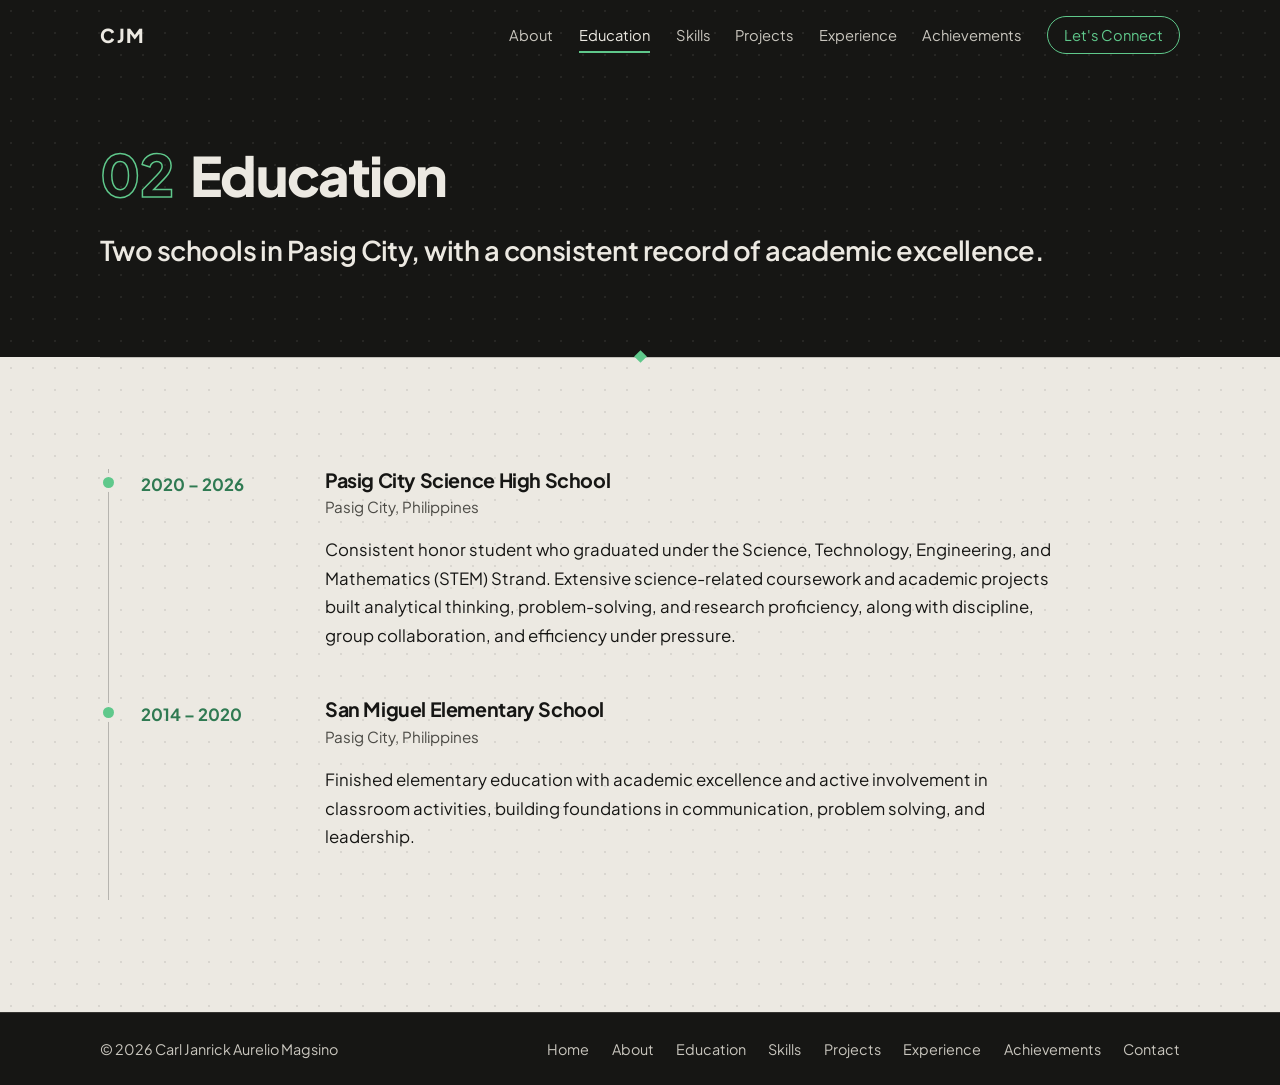
<file: education.html>
<!DOCTYPE html>
<html lang="en">
<head>
<meta charset="utf-8">
<meta name="viewport" content="width=device-width, initial-scale=1">
<title>Education | Carl Janrick Magsino</title>
<meta name="description" content="Academic background of Carl Janrick Magsino.">
<meta name="theme-color" content="#161614">
<link rel="icon" href="favicon.png" type="image/png">
<link rel="preconnect" href="https://fonts.googleapis.com">
<link rel="preconnect" href="https://fonts.gstatic.com" crossorigin>
<link href="https://fonts.googleapis.com/css2?family=Plus+Jakarta+Sans:wght@400;500;600;700;800&display=swap" rel="stylesheet">
<link rel="stylesheet" href="style.css">
<link rel="stylesheet" href="components.css">
<link rel="stylesheet" href="animations.css">
<link rel="stylesheet" href="responsive.css">
</head>
<body>
<svg width="0" height="0" style="position:absolute" aria-hidden="true"><defs>
<symbol id="i-mail" viewBox="0 0 24 24"><path d="M3 6h18v12H3z"/><path d="m3 7 9 7 9-7"/></symbol>
<symbol id="i-phone" viewBox="0 0 24 24"><path d="M5 4h4l2 5-2.5 1.5a11 11 0 0 0 5 5L15 13l5 2v4a2 2 0 0 1-2 2A16 16 0 0 1 3 6a2 2 0 0 1 2-2z"/></symbol>
<symbol id="i-pin" viewBox="0 0 24 24"><path d="M12 21s7-6 7-11a7 7 0 0 0-14 0c0 5 7 11 7 11z"/><circle cx="12" cy="10" r="2.5"/></symbol>
<symbol id="i-tech" viewBox="0 0 24 24"><rect x="3" y="4" width="18" height="12" rx="2"/><path d="M8 20h8M12 16v4"/></symbol>
<symbol id="i-pro" viewBox="0 0 24 24"><path d="m12 3 9 5-9 5-9-5z"/><path d="m3 13 9 5 9-5"/></symbol>
<symbol id="i-people" viewBox="0 0 24 24"><circle cx="9" cy="8" r="3"/><path d="M3 20a6 6 0 0 1 12 0"/><circle cx="17" cy="9" r="2.5"/><path d="M17 14a5 5 0 0 1 4 5"/></symbol>
<symbol id="i-award" viewBox="0 0 24 24"><circle cx="12" cy="9" r="5"/><path d="m9 13-1 8 4-2 4 2-1-8"/></symbol>
</defs></svg>

<header class="nav" id="nav">
  <a class="nav__brand" href="index.html" aria-label="Home">CJM</a>
  <button class="nav__toggle" id="navToggle" aria-expanded="false" aria-controls="navLinks">Menu</button>
  <nav class="nav__links" id="navLinks" aria-label="Main"><a href="about.html">About</a><a href="education.html" aria-current="page">Education</a><a href="skills.html">Skills</a><a href="projects.html">Projects</a><a href="experience.html">Experience</a><a href="achievements.html">Achievements</a><a class="nav__cta" href="contact.html">Let's Connect</a></nav>
</header>
<main>
<section class="page-head"><div class="wrap"><div class="head" data-reveal><span class="num">02</span><h1>Education</h1></div><p class="big" data-reveal>Two schools in Pasig City, with a consistent record of academic excellence.</p></div></section><section class="section section--light" id="education"><div class="wrap"><ol class="timeline"><li class="timeline__item" data-reveal><span class="timeline__year">2020 – 2026</span><div><h3>Pasig City Science High School</h3><p class="place">Pasig City, Philippines</p><p>Consistent honor student who graduated under the Science, Technology, Engineering, and Mathematics (STEM) Strand. Extensive science-related coursework and academic projects built analytical thinking, problem-solving, and research proficiency, along with discipline, group collaboration, and efficiency under pressure.</p></div></li><li class="timeline__item" data-reveal><span class="timeline__year">2014 – 2020</span><div><h3>San Miguel Elementary School</h3><p class="place">Pasig City, Philippines</p><p>Finished elementary education with academic excellence and active involvement in classroom activities, building foundations in communication, problem solving, and leadership.</p></div></li></ol></div></section>
</main>
<footer class="footer"><div class="wrap"><span>© 2026 Carl Janrick Aurelio Magsino</span><nav class="footer__nav" aria-label="Footer"><a href="index.html">Home</a><a href="about.html">About</a><a href="education.html">Education</a><a href="skills.html">Skills</a><a href="projects.html">Projects</a><a href="experience.html">Experience</a><a href="achievements.html">Achievements</a><a href="contact.html">Contact</a></nav></div></footer>
<script src="main.js"></script>
<script src="navigation.js"></script>
<script src="motion.js"></script>
</body>
</html>
</file>
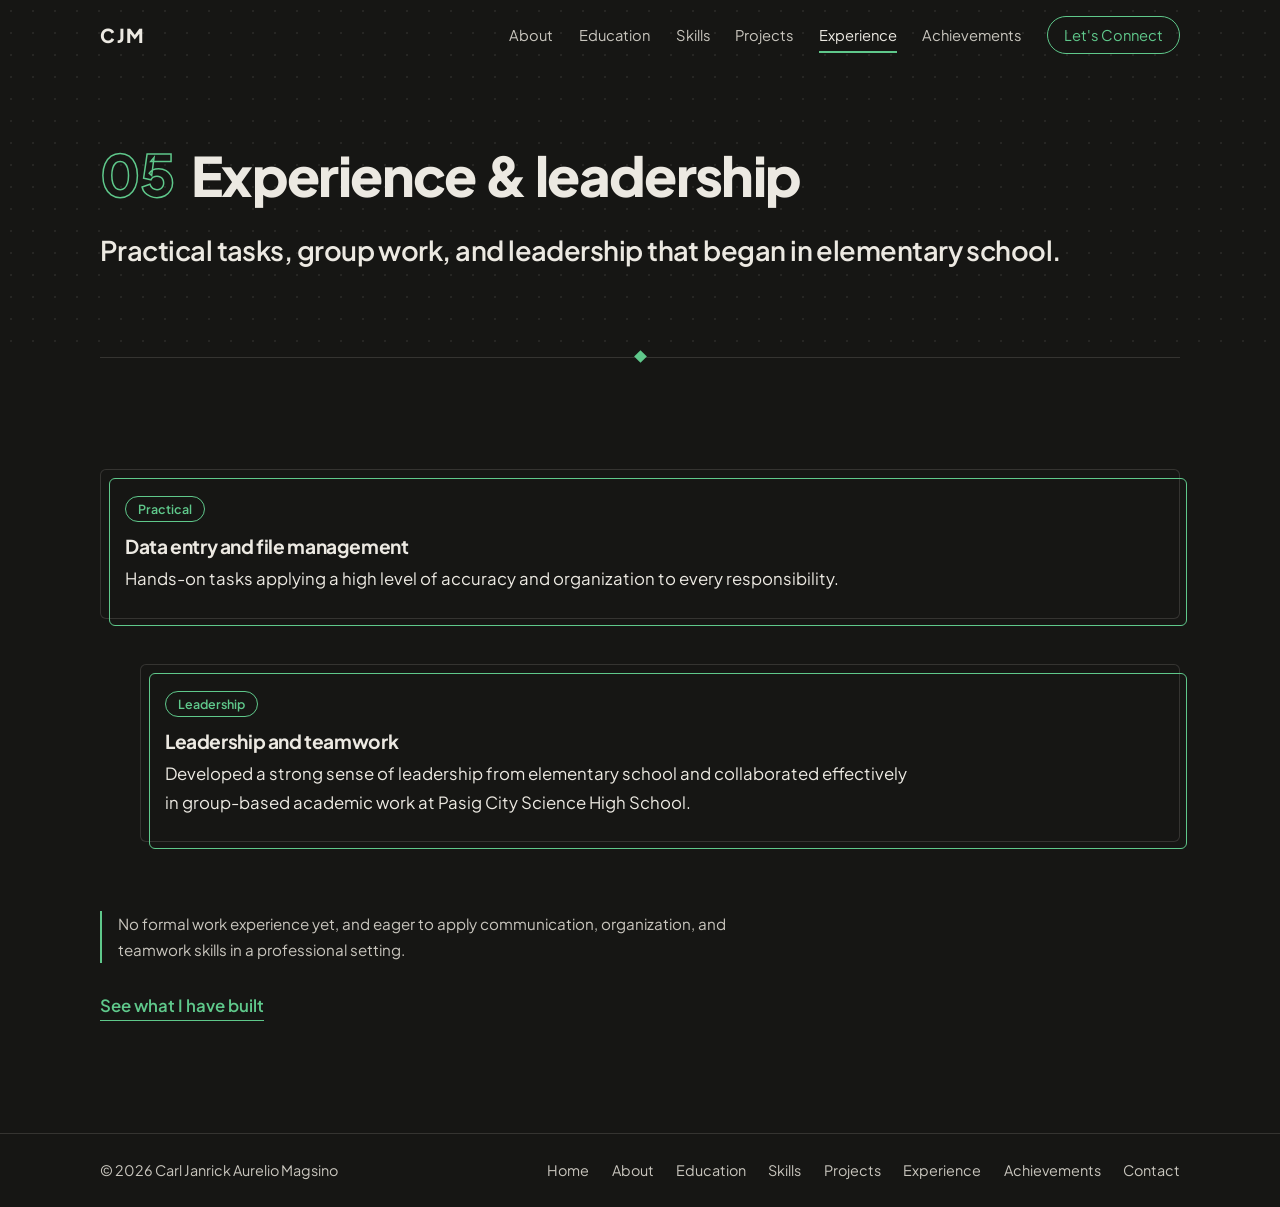
<file: experience.html>
<!DOCTYPE html>
<html lang="en">
<head>
<meta charset="utf-8">
<meta name="viewport" content="width=device-width, initial-scale=1">
<title>Experience | Carl Janrick Magsino</title>
<meta name="description" content="Experience and leadership of Carl Janrick Magsino.">
<meta name="theme-color" content="#161614">
<link rel="icon" href="favicon.png" type="image/png">
<link rel="preconnect" href="https://fonts.googleapis.com">
<link rel="preconnect" href="https://fonts.gstatic.com" crossorigin>
<link href="https://fonts.googleapis.com/css2?family=Plus+Jakarta+Sans:wght@400;500;600;700;800&display=swap" rel="stylesheet">
<link rel="stylesheet" href="style.css">
<link rel="stylesheet" href="components.css">
<link rel="stylesheet" href="animations.css">
<link rel="stylesheet" href="responsive.css">
</head>
<body>
<svg width="0" height="0" style="position:absolute" aria-hidden="true"><defs>
<symbol id="i-mail" viewBox="0 0 24 24"><path d="M3 6h18v12H3z"/><path d="m3 7 9 7 9-7"/></symbol>
<symbol id="i-phone" viewBox="0 0 24 24"><path d="M5 4h4l2 5-2.5 1.5a11 11 0 0 0 5 5L15 13l5 2v4a2 2 0 0 1-2 2A16 16 0 0 1 3 6a2 2 0 0 1 2-2z"/></symbol>
<symbol id="i-pin" viewBox="0 0 24 24"><path d="M12 21s7-6 7-11a7 7 0 0 0-14 0c0 5 7 11 7 11z"/><circle cx="12" cy="10" r="2.5"/></symbol>
<symbol id="i-tech" viewBox="0 0 24 24"><rect x="3" y="4" width="18" height="12" rx="2"/><path d="M8 20h8M12 16v4"/></symbol>
<symbol id="i-pro" viewBox="0 0 24 24"><path d="m12 3 9 5-9 5-9-5z"/><path d="m3 13 9 5 9-5"/></symbol>
<symbol id="i-people" viewBox="0 0 24 24"><circle cx="9" cy="8" r="3"/><path d="M3 20a6 6 0 0 1 12 0"/><circle cx="17" cy="9" r="2.5"/><path d="M17 14a5 5 0 0 1 4 5"/></symbol>
<symbol id="i-award" viewBox="0 0 24 24"><circle cx="12" cy="9" r="5"/><path d="m9 13-1 8 4-2 4 2-1-8"/></symbol>
</defs></svg>

<header class="nav" id="nav">
  <a class="nav__brand" href="index.html" aria-label="Home">CJM</a>
  <button class="nav__toggle" id="navToggle" aria-expanded="false" aria-controls="navLinks">Menu</button>
  <nav class="nav__links" id="navLinks" aria-label="Main"><a href="about.html">About</a><a href="education.html">Education</a><a href="skills.html">Skills</a><a href="projects.html">Projects</a><a href="experience.html" aria-current="page">Experience</a><a href="achievements.html">Achievements</a><a class="nav__cta" href="contact.html">Let's Connect</a></nav>
</header>
<main>
<section class="page-head"><div class="wrap"><div class="head" data-reveal><span class="num">05</span><h1>Experience &amp; leadership</h1></div><p class="big" data-reveal>Practical tasks, group work, and leadership that began in elementary school.</p></div></section><section class="section" id="experience"><div class="wrap"><div class="layers" data-reveal>
<article class="card"><span class="tag">Practical</span><h3>Data entry and file management</h3><p>Hands-on tasks applying a high level of accuracy and organization to every responsibility.</p></article>
<article class="card card--shift"><span class="tag">Leadership</span><h3>Leadership and teamwork</h3><p>Developed a strong sense of leadership from elementary school and collaborated effectively in group-based academic work at Pasig City Science High School.</p></article>
<p class="note">No formal work experience yet, and eager to apply communication, organization, and teamwork skills in a professional setting.</p></div><a class="more" href="projects.html">See what I have built</a></div></section>
</main>
<footer class="footer"><div class="wrap"><span>© 2026 Carl Janrick Aurelio Magsino</span><nav class="footer__nav" aria-label="Footer"><a href="index.html">Home</a><a href="about.html">About</a><a href="education.html">Education</a><a href="skills.html">Skills</a><a href="projects.html">Projects</a><a href="experience.html">Experience</a><a href="achievements.html">Achievements</a><a href="contact.html">Contact</a></nav></div></footer>
<script src="main.js"></script>
<script src="navigation.js"></script>
<script src="motion.js"></script>
</body>
</html>
</file>
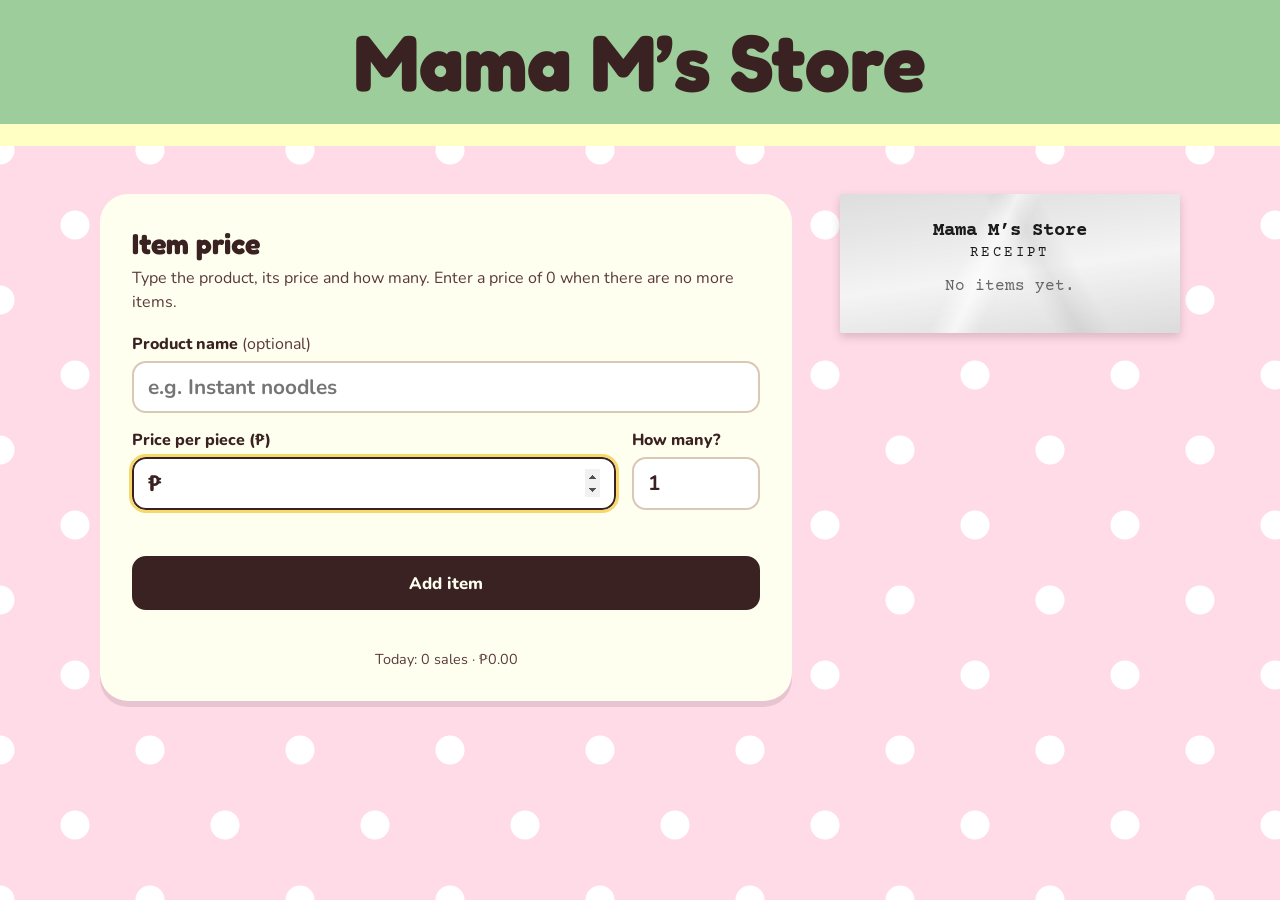
<file: mama-ms-store.html>
<!DOCTYPE html>
<html lang="en">
<head>
  <meta charset="UTF-8">
  <meta name="viewport" content="width=device-width, initial-scale=1">
  <title>Mama M's Store</title>
  <link rel="preconnect" href="https://fonts.googleapis.com">
  <link rel="preconnect" href="https://fonts.gstatic.com" crossorigin>
  <link href="https://fonts.googleapis.com/css2?family=Fredoka:wght@600;700&family=Courier+Prime:wght@400;700&family=Nunito:wght@400;700;800&display=swap" rel="stylesheet">
  <style>
:root {
  --green: #9ccd9b; --yellow: #ffffc4; --pink: #ffdbe8; --cream: #fffff0;
  --brown: #3a2222; --brown-soft: #5a3a3a; --err: #b3261e; --ok: #1d7a46;
}
* { box-sizing: border-box; }
[hidden] { display: none !important; }

body {
  margin: 0; min-height: 100vh;
  font-family: "Nunito", system-ui, sans-serif; color: var(--brown);
  background-color: var(--pink);
  background-image: radial-gradient(circle, #fff 0 14px, transparent 15px), radial-gradient(circle, #fff 0 14px, transparent 15px);
  background-size: 150px 150px; background-position: 0 0, 75px 75px;
}

header { background: var(--green); border-bottom: 22px solid var(--yellow); text-align: center; padding: 1rem; }
h1 { margin: 0; font: 700 clamp(2.4rem, 7vw, 5rem)/1.15 "Fredoka", sans-serif; }

.layout {
  max-width: 1120px; margin: 0 auto; padding: 3rem 1.25rem 4rem;
  display: grid; grid-template-columns: minmax(0, 1fr) 340px; gap: 3rem; align-items: start;
}

.card { background: var(--cream); border-radius: 28px; padding: 2rem; box-shadow: 0 6px 0 rgba(58,34,34,.12); }
.card h2 { margin: 0 0 .3rem; font: 700 1.8rem "Fredoka", sans-serif; }
.help { margin: 0 0 1.2rem; line-height: 1.5; color: var(--brown-soft); }

.fields { display: grid; grid-template-columns: 1fr 8rem; gap: 1rem; }
.fields[data-stage="payment"] { grid-template-columns: 1fr; }
.wide { grid-column: 1 / -1; }
label { display: block; font-weight: 800; margin-bottom: .35rem; }
.opt { font-weight: 400; color: var(--brown-soft); }

.field { display: flex; align-items: center; background: #fff; border: 2px solid #d8c8b4; border-radius: 14px; }
.field:focus-within { border-color: var(--brown); outline: 3px solid #f6d86b; }
.peso { padding-left: .9rem; font-size: 1.4rem; font-weight: 800; }
input { flex: 1; min-width: 0; border: 0; background: transparent; color: var(--brown); font: 700 1.3rem "Nunito", sans-serif; padding: .65rem .9rem; }
.peso + input { padding-left: .5rem; }
input:focus { outline: none; }

.message { min-height: 1.5rem; margin: .7rem 0; font-weight: 700; }
.message.error { color: var(--err); }
.message.info { color: var(--ok); }

button { font: 800 1.05rem "Nunito", sans-serif; border-radius: 14px; padding: .85rem 1.2rem; cursor: pointer; border: 2px solid var(--brown); }
button:focus-visible { outline: 3px solid #f6d86b; outline-offset: 2px; }
.primary { background: var(--brown); color: var(--cream); width: 100%; }
.primary:hover { background: var(--brown-soft); }
.ghost { background: transparent; color: var(--brown); }
.ghost:hover { background: #f4e9d6; }

.quick { display: flex; flex-wrap: wrap; gap: .6rem; margin-top: 1rem; }
.quick button { background: #fff3a8; padding: .55rem 1rem; }
.quick button:hover { background: #ffe978; }

.result { text-align: center; background: #e5f4e3; border-radius: 18px; padding: 1.2rem; }
.result span { display: block; font-weight: 800; }
.result strong { font: 700 3rem "Fredoka", sans-serif; color: var(--ok); }

.actions { display: grid; gap: .7rem; margin-top: 1rem; }
.today { margin: 1.4rem 0 0; font-size: .9rem; color: var(--brown-soft); text-align: center; }

/* Receipt */
.paper {
  font-family: "Courier Prime", "Courier New", monospace; color: #1b1b1b;
  padding: 1.6rem 1.3rem 1.4rem; border-radius: 2px;
  background:
    linear-gradient(115deg, transparent 38%, rgba(255,255,255,.65) 44%, transparent 50%),
    linear-gradient(62deg, transparent 52%, rgba(0,0,0,.06) 58%, transparent 66%),
    linear-gradient(172deg, rgba(0,0,0,.05), transparent 30%, rgba(255,255,255,.5) 55%, rgba(0,0,0,.06)),
    #e9e9e9;
  box-shadow: 0 4px 10px rgba(58,34,34,.2);
}
.paper h3 { margin: 0 0 .2rem; text-align: center; font-size: 1.2rem; }
.sub { margin: 0 0 1rem; text-align: center; letter-spacing: .25em; font-size: .85rem; }
.items { list-style: none; margin: 0; padding: 0; }
.line { display: flex; align-items: baseline; gap: .3rem; padding: .12rem 0; font-size: .92rem; }
.line span { overflow-wrap: anywhere; }
.line b { font-weight: 400; white-space: nowrap; }
.dots { flex: 1; min-width: 1rem; border-bottom: 2px dotted #555; transform: translateY(-3px); }
.rm { width: auto; padding: 0 .4rem; border: 0; background: none; color: var(--err); font-size: 1.1rem; line-height: 1; border-radius: 4px; }
.empty { text-align: center; color: #666; }
.totals { margin-top: .6rem; border-top: 2px dashed #555; padding-top: .5rem; }
.totals .grand b, .totals .change b, .totals .balance b { font-weight: 700; }
.totals .grand { font-size: 1.05rem; font-weight: 700; }
.totals .change { color: var(--ok); }
.totals .balance { color: var(--err); }
.thanks { text-align: center; margin: 1rem 0 .6rem; }

@media (max-width: 880px) { .layout { grid-template-columns: 1fr; gap: 2rem; } .card { padding: 1.4rem; } }

  </style>
</head>
<body>
  <header><h1>Mama M’s Store</h1></header>

  <main class="layout">
    <section class="card" aria-labelledby="step-title">
      <h2 id="step-title">Item price</h2>
      <p id="step-help" class="help"></p>

      <form id="entry-form" novalidate>
        <div class="fields" id="fields">
          <div id="name-wrap" class="wide">
            <label for="name">Product name <span class="opt">(optional)</span></label>
            <div class="field"><input id="name" type="text" maxlength="30" autocomplete="off" placeholder="e.g. Instant noodles"></div>
          </div>
          <div>
            <label for="amount" id="amount-label">Price per piece (₱)</label>
            <div class="field"><span class="peso" aria-hidden="true">₱</span>
              <input id="amount" type="number" inputmode="decimal" min="0" step="0.01" autocomplete="off" autofocus></div>
          </div>
          <div id="qty-wrap">
            <label for="qty">How many?</label>
            <div class="field"><input id="qty" type="number" inputmode="numeric" min="1" step="1" value="1" autocomplete="off"></div>
          </div>
        </div>
        <p id="message" class="message" role="status" aria-live="polite"></p>
        <button id="submit-btn" class="primary" type="submit">Add item</button>
      </form>

      <div id="quick" class="quick" hidden aria-label="Quick payment amounts"></div>

      <div id="result" class="result" hidden>
        <span>Change to give</span><strong id="result-amount"></strong>
      </div>

      <div class="actions">
        <button id="new-btn" class="primary" type="button" hidden>Next customer</button>
        <button id="cancel-btn" class="ghost" type="button" hidden>Cancel sale</button>
      </div>

      <p id="today" class="today"></p>
    </section>

    <aside class="receipt" aria-label="Receipt">
      <div class="paper">
        <h3>Mama M’s Store</h3>
        <p class="sub">RECEIPT</p>
        <ul id="item-list" class="items"></ul>
        <p id="empty" class="empty">No items yet.</p>
        <div id="totals" class="totals"></div>
        <p id="thanks" class="thanks" hidden>Thank you for shopping with us!</p>
      </div>
    </aside>
  </main>

  <script>
// Mama M's Store – sari-sari checkout
// Money is kept in centavos (integers) to avoid floating-point errors.

const DISCOUNT_THRESHOLD = 20000; // ₱200.00
const DISCOUNT_RATE = 0.05;       // 5%
const STORE_KEY = "mamaM-store";

const $ = id => document.getElementById(id);
const esc = s => s.replace(/[&<>"]/g, c => ({ "&": "&amp;", "<": "&lt;", ">": "&gt;", '"': "&quot;" }[c]));
const peso = c => "₱" + (c / 100).toLocaleString("en-PH", { minimumFractionDigits: 2, maximumFractionDigits: 2 });
const toCentavos = v => Math.round(parseFloat(v) * 100);

// ---- Daily tally (kept in the browser, resets each day) ----
function loadDaily() {
  const day = new Date().toDateString();
  try {
    const d = JSON.parse(localStorage.getItem(STORE_KEY));
    if (d) return d.day === day ? d : { day, sales: 0, revenue: 0 };
  } catch (e) { /* storage unavailable */ }
  return { day, sales: 0, revenue: 0 };
}
function saveDaily() { try { localStorage.setItem(STORE_KEY, JSON.stringify(daily)); } catch (e) { /* ignore */ } }
const daily = loadDaily();

// ---- Sale state ----
const state = { stage: "items", items: [], total: 0, discount: 0, paid: 0, firstPayment: 0 };
const lineTotal = it => it.price * it.qty;
const subtotal = () => state.items.reduce((s, it) => s + lineTotal(it), 0);

const form = $("entry-form"), priceIn = $("amount"), qtyIn = $("qty"), nameIn = $("name");
const message = $("message"), itemList = $("item-list");

function say(text, type) {
  message.textContent = text;
  message.className = "message" + (type ? " " + type : "");
}

// ---- Receipt rendering ----
const row = (l, v, cls = "") => `<div class="line ${cls}"><span>${l}</span><i class="dots"></i><b>${v}</b></div>`;

function renderReceipt() {
  const canRemove = state.stage === "items";
  itemList.innerHTML = state.items.map((it, i) =>
    `<li class="line"><span>${it.qty} × ${esc(it.name)}</span><i class="dots"></i><b>${peso(lineTotal(it))}</b>` +
    (canRemove ? `<button class="rm" type="button" data-i="${i}" aria-label="Remove ${esc(it.name)}">×</button>` : "") + `</li>`
  ).join("");
  $("empty").hidden = state.items.length > 0;

  let rows = "";
  if (state.items.length) rows += row("Products Entered", state.items.length);
  if (state.stage === "items") {
    if (state.items.length) rows += row("Running total", peso(subtotal()));
  } else {
    rows += row("Grand Total Sales", peso(subtotal()));
    rows += row("Discount (5%)", state.discount > 0 ? "-" + peso(state.discount) : peso(0));
    rows += row("Final Price", peso(state.total), "grand");
    if (state.paid > 0) {
      rows += row("Amount Paid", peso(state.paid));
      if (state.firstPayment < state.total) rows += row("Additional Payment", peso(state.paid - state.firstPayment));
      rows += state.paid >= state.total
        ? row("Change", peso(state.paid - state.total), "change")
        : row("Remaining Balance", peso(state.total - state.paid), "balance");
    }
  }
  $("totals").innerHTML = rows;
  $("totals").hidden = !rows;
  $("thanks").hidden = state.stage !== "done";
}

function renderStage() {
  const s = state.stage;
  $("entry-form").hidden = s === "done";
  $("fields").dataset.stage = s;
  $("name-wrap").hidden = $("qty-wrap").hidden = s !== "items";
  $("quick").hidden = s !== "payment";
  $("result").hidden = s !== "done";
  $("new-btn").hidden = s !== "done";
  $("cancel-btn").hidden = s === "done" || state.items.length === 0;

  if (s === "items") {
    $("step-title").textContent = "Item price";
    $("step-help").textContent = "Type the product, its price and how many. Enter a price of 0 when there are no more items.";
    $("amount-label").textContent = "Price per piece (₱)";
    $("submit-btn").textContent = "Add item";
  } else if (s === "payment") {
    const more = state.paid > 0;
    $("step-title").textContent = "Payment";
    $("step-help").textContent = more
      ? `Remaining balance: ${peso(state.total - state.paid)}. Collect it from the customer and enter the amount.`
      : `Final price: ${peso(state.total)}. Enter the payment or tap a quick amount.`;
    $("amount-label").textContent = more ? "Collect remaining balance (₱)" : "Payment (₱)";
    $("submit-btn").textContent = state.paid > 0 ? "Collect balance" : "Calculate change";
    $("quick").innerHTML = [["exact", "Exact"], [10000, "₱100"], [20000, "₱200"], [50000, "₱500"], [100000, "₱1,000"]]
      .map(([v, t]) => `<button type="button" data-amt="${v}">${t}</button>`).join("");
  } else {
    $("step-title").textContent = "Paid. Salamat!";
    $("step-help").textContent = "The sale is complete. Ready for the next customer.";
    $("result-amount").textContent = peso(state.paid - state.total);
  }
  $("today").textContent = `Today: ${daily.sales} sale${daily.sales === 1 ? "" : "s"} · ${peso(daily.revenue)}`;

  renderReceipt();
  nameIn.value = ""; priceIn.value = ""; qtyIn.value = "1";
  if (s !== "done") priceIn.focus();
}

// ---- Logic ----
function handleItem(price) {
  if (price === 0) {
    if (!state.items.length) return say("Add at least one item before entering 0.", "error");
    const sub = subtotal();
    state.discount = sub >= DISCOUNT_THRESHOLD ? Math.round(sub * DISCOUNT_RATE) : 0;
    state.total = sub - state.discount;
    state.stage = "payment";
    say(state.discount > 0
      ? `Purchase reached ${peso(DISCOUNT_THRESHOLD)}. 5% discount applied.`
      : "No discount. It applies at ₱200.00 or more.", "info");
    return renderStage();
  }
  const qty = Number(qtyIn.value);
  if (!Number.isInteger(qty) || qty < 1) return say("Quantity must be a whole number, 1 or more.", "error");
  const name = nameIn.value.trim() || `Item ${state.items.length + 1}`;
  state.items.push({ name, price, qty });
  say(`Added ${qty} × ${name} = ${peso(price * qty)}.`, "info");
  renderStage();
}

function handlePayment(value) {
  if (value <= 0) return say("Enter an amount greater than 0.", "error");
  if (state.paid === 0) state.firstPayment = value;
  state.paid += value;
  if (state.paid >= state.total) {
    state.stage = "done";
    daily.sales += 1; daily.revenue += state.total;
    saveDaily();
    say("");
  } else {
    say(`Remaining Balance: ${peso(state.total - state.paid)}. Collect the remaining balance.`, "error");
  }
  renderStage();
}

function newSale() {
  Object.assign(state, { stage: "items", items: [], total: 0, discount: 0, paid: 0, firstPayment: 0 });
  say("");
  renderStage();
}

form.addEventListener("submit", e => {
  e.preventDefault();
  const raw = priceIn.value.trim(), num = parseFloat(raw);
  if (raw === "" || Number.isNaN(num)) return say("Enter a number.", "error");
  if (num < 0) return say("Amount can't be negative.", "error");
  state.stage === "items" ? handleItem(toCentavos(raw)) : handlePayment(toCentavos(raw));
  if (message.classList.contains("error")) priceIn.focus();
});

$("quick").addEventListener("click", e => {
  const b = e.target.closest("button[data-amt]");
  if (!b) return;
  handlePayment(b.dataset.amt === "exact" ? state.total - state.paid : Number(b.dataset.amt));
});

itemList.addEventListener("click", e => {
  const b = e.target.closest(".rm");
  if (!b) return;
  const [gone] = state.items.splice(Number(b.dataset.i), 1);
  say(`Removed ${gone.name}.`, "info");
  renderStage();
});

$("cancel-btn").addEventListener("click", () => {
  if (confirm("Cancel this sale and clear all items?")) newSale();
});
$("new-btn").addEventListener("click", newSale);

renderStage();
  </script>
</body>
</html>
</file>
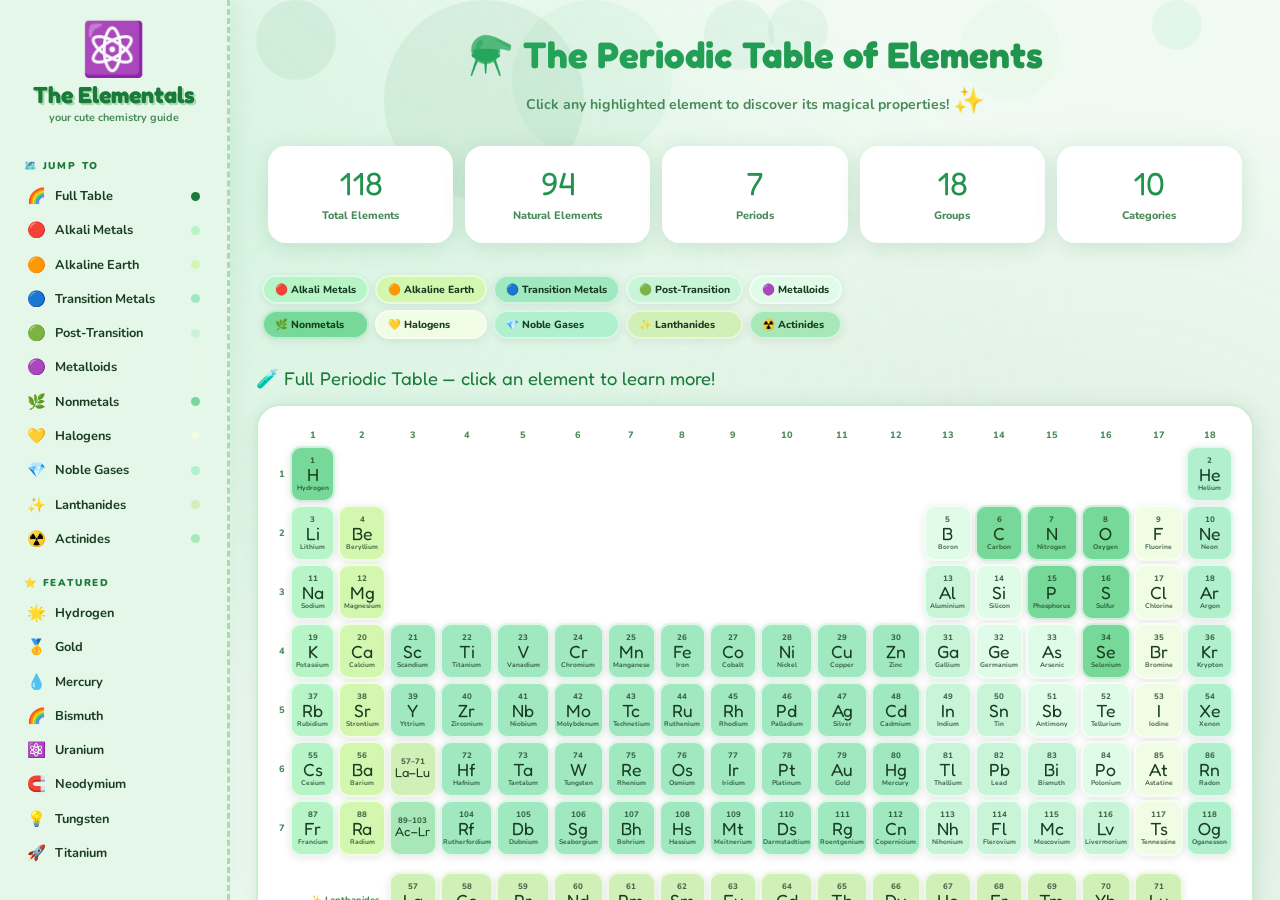
<file: periodic-table.html>
<!DOCTYPE html>
<html lang="en">
<head>
<meta charset="UTF-8">
<meta name="viewport" content="width=device-width, initial-scale=1.0">
<title>⚛️ The Elementals</title>
<link href="https://fonts.googleapis.com/css2?family=Nunito:wght@400;600;700;800;900&family=Fredoka+One&display=swap" rel="stylesheet">
<style>
*, *::before, *::after { box-sizing: border-box; margin: 0; padding: 0; }
:root {
  --bg:        #f0faf2;
  --sidebar:   #e4f7e8;
  --card:      #ffffff;
  --border:    #a8dbb0;
  --text:      #1a3d22;
  --muted:     #4a8a5a;
  --pink:      #2ecc71;
  --violet:    #1a7a3a;
  --mint:      #27ae60;
  --yellow:    #a8e6b8;
  --sky:       #52c97a;
  --shadow:    0 4px 22px rgba(30,120,60,.15);
  --c-alkali:       #b7f5c8;
  --c-alkaline:     #d4f7b0;
  --c-transition:   #a0e8c0;
  --c-post:         #c8f5d8;
  --c-metalloid:    #e0fce8;
  --c-nonmetal:     #76d99a;
  --c-halogen:      #f0fce4;
  --c-noble:        #b0f0cc;
  --c-lanthanide:   #d0f0b8;
  --c-actinide:     #a8e8b8;
}
html { scroll-behavior: smooth; }
body {
  font-family: 'Nunito', sans-serif;
  background: var(--bg);
  color: var(--text);
  height: 100vh;
  overflow: hidden;
}
body::before {
  content: '';
  position: fixed; inset: 0; z-index: 0;
  background:
    radial-gradient(circle at 15% 20%, rgba(46,204,113,.12) 0%, transparent 45%),
    radial-gradient(circle at 85% 75%, rgba(26,122,58,.10) 0%, transparent 45%),
    radial-gradient(circle at 50% 50%, rgba(82,201,122,.08) 0%, transparent 60%);
  animation: bgPulse 10s ease-in-out infinite alternate;
  pointer-events: none;
}
@keyframes bgPulse { from{opacity:.7} to{opacity:1} }
.orbs { position:fixed;inset:0;z-index:0;pointer-events:none;overflow:hidden; }
.orb { position:absolute;border-radius:50%;opacity:.07;animation:floatOrb linear infinite; }
.orb:nth-child(1){width:120px;height:120px;background:#2ecc71;left:5%;animation-duration:14s;animation-delay:0s}
.orb:nth-child(2){width:80px;height:80px;background:#1a7a3a;left:20%;animation-duration:18s;animation-delay:2s}
.orb:nth-child(3){width:160px;height:160px;background:#52c97a;left:40%;animation-duration:12s;animation-delay:4s}
.orb:nth-child(4){width:60px;height:60px;background:#27ae60;left:60%;animation-duration:16s;animation-delay:1s}
.orb:nth-child(5){width:100px;height:100px;background:#a8e6b8;left:75%;animation-duration:20s;animation-delay:3s}
.orb:nth-child(6){width:50px;height:50px;background:#2ecc71;left:90%;animation-duration:11s;animation-delay:5s}
.orb:nth-child(7){width:200px;height:200px;background:#1a7a3a;left:30%;animation-duration:22s;animation-delay:7s}
.orb:nth-child(8){width:70px;height:70px;background:#27ae60;left:55%;animation-duration:15s;animation-delay:9s}
@keyframes floatOrb{0%{transform:translateY(110vh) scale(.8)}100%{transform:translateY(-15vh) scale(1.1)}}
.layout {
  display:flex;
  height:100vh;
  position:relative;
  z-index:1;
  overflow:hidden;
}
.sidebar {
  width:230px;flex-shrink:0;
  background:var(--sidebar);
  border-right:3px dashed var(--border);
  padding:24px 14px 32px;
  display:flex;flex-direction:column;gap:4px;
  height:100vh;
  overflow-y:auto;
  box-shadow:4px 0 24px rgba(30,120,60,.08);
  animation:slideInLeft .6s cubic-bezier(.34,1.56,.64,1) both;
}
@keyframes slideInLeft{from{transform:translateX(-100%);opacity:0}to{transform:translateX(0);opacity:1}}
.logo { text-align:center;padding:0 0 20px;animation:logoBounce 2.4s ease-in-out infinite; }
@keyframes logoBounce{0%,100%{transform:translateY(0)}50%{transform:translateY(-7px)}}
.logo-icon { font-size:52px;display:block;line-height:1; }
.logo h1 { font-family:'Fredoka One',cursive;font-size:1.45rem;color:#1a7a3a;text-shadow:2px 2px 0 #a8dbb0;margin-top:4px; }
.logo p { font-size:.68rem;color:var(--muted);font-weight:700;margin-top:2px; }
.nav-sec { font-size:.62rem;font-weight:900;text-transform:uppercase;letter-spacing:1.8px;color:#1a7a3a;padding:10px 10px 4px; }
.nav-link {
  display:flex;align-items:center;gap:9px;
  padding:9px 13px;border-radius:13px;
  text-decoration:none;color:var(--text);
  font-size:.80rem;font-weight:700;
  transition:background .2s,color .2s,transform .2s;
  position:relative;overflow:hidden;
}
.nav-link::before {
  content:'';position:absolute;inset:0;
  background:linear-gradient(135deg,#1a7a3a,#2ecc71);
  opacity:0;transition:opacity .25s;border-radius:13px;
}
.nav-link:hover::before{opacity:1}
.nav-link:hover{color:white;transform:translateX(5px)}
.nav-link .ico{font-size:.95rem;position:relative;z-index:1}
.nav-link .lbl{position:relative;z-index:1}
.nav-dot{width:9px;height:9px;border-radius:50%;margin-left:auto;position:relative;z-index:1;flex-shrink:0}
.main { flex:1;padding:32px 26px 48px;min-width:0;height:100vh;overflow-y:auto;scroll-behavior:smooth; }
.hero { text-align:center;margin-bottom:28px;animation:fadeDown .7s ease both; }
@keyframes fadeDown{from{opacity:0;transform:translateY(-28px)}to{opacity:1;transform:translateY(0)}}
.hero h2 {
  font-family:'Fredoka One',cursive;font-size:2.3rem;
  background:linear-gradient(130deg,#27ae60,#1a7a3a,#52c97a);
  -webkit-background-clip:text;-webkit-text-fill-color:transparent;background-clip:text;
  animation:shimmer 4s linear infinite;background-size:300%;
}
@keyframes shimmer{0%{background-position:0% 50%}50%{background-position:100% 50%}100%{background-position:0% 50%}}
.hero p{font-size:.88rem;font-weight:700;color:var(--muted);margin-top:6px}
.hero .sparkles{font-size:1.6rem;animation:spin 4s linear infinite;display:inline-block}
@keyframes spin{to{transform:rotate(360deg)}}
.stats-table{width:100%;border-collapse:separate;border-spacing:12px 0;margin-bottom:26px;animation:fadeUp .7s ease .15s both}
@keyframes fadeUp{from{opacity:0;transform:translateY(22px)}to{opacity:1;transform:translateY(0)}}
.stats-table td {
  background:var(--card);border-radius:18px;padding:16px 10px;text-align:center;
  box-shadow:var(--shadow);border:2px solid transparent;
  transition:transform .3s cubic-bezier(.34,1.56,.64,1),border-color .3s,box-shadow .3s;
  width:20%;
}
.stats-table td:hover{transform:translateY(-8px) rotate(-1.5deg);border-color:#1a7a3a;box-shadow:0 12px 36px rgba(30,120,60,.22)}
.stat-num{font-family:'Fredoka One',cursive;font-size:2rem;background:linear-gradient(135deg,#27ae60,#1a7a3a);-webkit-background-clip:text;-webkit-text-fill-color:transparent;background-clip:text;display:block}
.stat-lbl{font-size:.68rem;font-weight:800;color:var(--muted)}
.legend-wrap{margin-bottom:22px;animation:fadeUp .7s ease .25s both}
.legend-table{border-collapse:separate;border-spacing:6px 6px}
.legend-table td{padding:5px 11px;border-radius:50px;font-size:.65rem;font-weight:800;white-space:nowrap;cursor:default;transition:transform .2s,box-shadow .2s;border:2px solid rgba(255,255,255,.5);box-shadow:0 2px 8px rgba(0,0,0,.08)}
.legend-table td:hover{transform:scale(1.12);box-shadow:0 6px 18px rgba(0,0,0,.15)}
.section-title{font-family:'Fredoka One',cursive;font-size:1.15rem;color:#1a7a3a;margin-bottom:14px;animation:fadeUp .7s ease .3s both}
.table-wrap{background:var(--card);border-radius:24px;padding:18px 16px;box-shadow:var(--shadow);overflow-x:auto;border:2px solid #c8edd0;animation:fadeUp .7s ease .35s both}
.ptable{border-collapse:separate;border-spacing:3px;min-width:860px}
.glabel,.plabel{font-size:.58rem;font-weight:800;color:var(--muted);text-align:center;padding:2px;cursor:default}
.el{
  width:56px;height:56px;border-radius:11px;text-align:center;vertical-align:middle;
  cursor:pointer;transition:transform .22s cubic-bezier(.34,1.56,.64,1),box-shadow .22s,opacity .22s;
  border:2px solid rgba(255,255,255,.65);box-shadow:0 2px 8px rgba(0,0,0,.09);
  position:relative;overflow:visible;text-decoration:none;color:inherit;
}
.el{animation:popIn .45s cubic-bezier(.34,1.56,.64,1) both}
.ptable tr:nth-child(1) .el{animation-delay:.05s}
.ptable tr:nth-child(2) .el{animation-delay:.10s}
.ptable tr:nth-child(3) .el{animation-delay:.15s}
.ptable tr:nth-child(4) .el{animation-delay:.20s}
.ptable tr:nth-child(5) .el{animation-delay:.26s}
.ptable tr:nth-child(6) .el{animation-delay:.32s}
.ptable tr:nth-child(7) .el{animation-delay:.38s}
.ptable tr:nth-child(8) .el{animation-delay:.44s}
.ptable tr:nth-child(9) .el{animation-delay:.50s}
.ptable tr:nth-child(10) .el{animation-delay:.55s}
.ptable tr:nth-child(11) .el{animation-delay:.60s}
@keyframes popIn{from{opacity:0;transform:scale(.4) rotate(8deg)}to{opacity:1;transform:scale(1) rotate(0)}}
.el:hover{transform:scale(1.20) translateY(-4px);z-index:20;box-shadow:0 10px 28px rgba(0,0,0,.22),0 0 0 3px white,0 0 0 5px #27ae60}
.el:active{transform:scale(.93)}
.en{font-size:.5rem;font-weight:800;opacity:.75;line-height:1;display:block}
.es{font-family:'Fredoka One',cursive;font-size:1.1rem;line-height:1.1;display:block}
.enm{font-size:.42rem;font-weight:700;opacity:.8;line-height:1.1;display:block}
.emp{cursor:default;background:transparent!important;box-shadow:none!important;border-color:transparent!important}
.emp:hover{transform:none!important;box-shadow:none!important}
.gap-row td{height:10px;background:transparent;border:none}
.slabel{font-size:.58rem;font-weight:800;color:var(--muted);text-align:right;padding-right:6px;white-space:nowrap;cursor:default;background:transparent!important;box-shadow:none!important;border-color:transparent!important}
.slabel:hover{transform:none!important}
.alkali    {background:var(--c-alkali)}
.alkaline  {background:var(--c-alkaline)}
.transition{background:var(--c-transition)}
.post      {background:var(--c-post)}
.metalloid {background:var(--c-metalloid)}
.nonmetal  {background:var(--c-nonmetal)}
.halogen   {background:var(--c-halogen)}
.noble     {background:var(--c-noble)}
.lanthanide{background:var(--c-lanthanide)}
.actinide  {background:var(--c-actinide)}

/* ── DETAIL OVERLAY ── */
.detail-overlay{
  position:fixed;inset:0;z-index:200;
  background:rgba(20,80,40,.35);
  backdrop-filter:blur(6px);
  opacity:0;pointer-events:none;
  transition:opacity .35s;
  display:flex;align-items:center;justify-content:center;
}
.detail-overlay:target{opacity:1;pointer-events:all;animation:overlayIn .35s ease both}
@keyframes overlayIn{from{opacity:0}to{opacity:1}}
.detail-card{
  background:var(--card);border-radius:28px;
  padding:28px 28px 24px;
  width:380px;max-width:95vw;max-height:92vh;
  overflow-y:auto;
  box-shadow:0 24px 80px rgba(20,80,40,.28);
  position:relative;
  border:3px dashed #a8dbb0;
  animation:cardPop .45s cubic-bezier(.34,1.56,.64,1) both;
}
@keyframes cardPop{from{transform:scale(.5) rotate(-6deg);opacity:0}to{transform:scale(1) rotate(0);opacity:1}}
.detail-close{
  position:absolute;top:14px;right:14px;
  width:32px;height:32px;border-radius:50%;
  background:#d4f0da;color:#1a7a3a;
  font-weight:900;font-size:1rem;
  display:flex;align-items:center;justify-content:center;
  text-decoration:none;
  transition:background .2s,transform .2s;
  line-height:1;
}
.detail-close:hover{background:#1a7a3a;color:white;transform:rotate(90deg) scale(1.1)}

.detail-sym{font-family:'Fredoka One',cursive;font-size:4.5rem;text-align:center;line-height:1;margin:4px 0 6px;animation:symBounce .6s cubic-bezier(.34,1.56,.64,1) .1s both}
@keyframes symBounce{from{transform:scale(0) rotate(-15deg);opacity:0}to{transform:scale(1) rotate(0);opacity:1}}
.detail-name{font-family:'Fredoka One',cursive;font-size:1.6rem;text-align:center;background:linear-gradient(130deg,#27ae60,#1a7a3a);-webkit-background-clip:text;-webkit-text-fill-color:transparent;background-clip:text;margin-bottom:4px}
.detail-num{text-align:center;font-size:.78rem;color:var(--muted);font-weight:700;margin-bottom:12px}
.detail-badge{display:block;width:fit-content;margin:0 auto 14px;padding:4px 16px;border-radius:50px;font-size:.7rem;font-weight:800;border:2px solid rgba(0,0,0,.1)}
.detail-props-table{width:100%;border-collapse:separate;border-spacing:8px;margin-bottom:14px}
.detail-props-table td{background:var(--bg);border-radius:13px;padding:10px 8px;text-align:center;width:50%}
.prop-v{font-family:'Fredoka One',cursive;font-size:1.05rem;color:#1a7a3a;display:block}
.prop-k{font-size:.6rem;font-weight:800;color:var(--muted);text-transform:uppercase;letter-spacing:.5px}
.detail-fact{background:linear-gradient(135deg,#edfaf1,#f0fce8);border-radius:16px;padding:14px 16px;font-size:.76rem;font-weight:700;line-height:1.6;color:var(--text);border:2px dashed #a8dbb0}
.detail-fact::before{content:"✨ Fun Fact";display:block;font-family:'Fredoka One',cursive;font-size:.88rem;color:#1a7a3a;margin-bottom:5px}

@keyframes pulse{0%,100%{transform:scale(1)}50%{transform:scale(1.3)}}
::-webkit-scrollbar{width:6px;height:6px}
::-webkit-scrollbar-track{background:#d4f0da;border-radius:6px}
::-webkit-scrollbar-thumb{background:#27ae60;border-radius:6px}

.cat-grid{display:grid;grid-template-columns:repeat(auto-fill,minmax(56px,1fr));gap:6px;margin-top:12px}
.cat-desc{font-size:.78rem;font-weight:700;color:var(--muted);padding:10px 4px 4px;line-height:1.6}
</style>
</head>
<body>

<div class="orbs" aria-hidden="true">
  <div class="orb"></div><div class="orb"></div><div class="orb"></div><div class="orb"></div>
  <div class="orb"></div><div class="orb"></div><div class="orb"></div><div class="orb"></div>
</div>

<!-- ══════════════════════════════════════════════════════════════
     ELEMENT DETAIL PANELS
══════════════════════════════════════════════════════════════ -->

<!-- H -->
<div class="detail-overlay" id="el1">
  <div class="detail-card">
    <a class="detail-close" href="#">✕</a>
    <div class="detail-sym" style="color:#0d6e35">H</div>
    <div class="detail-name">Hydrogen</div>
    <div class="detail-num">Atomic Number: 1 · Mass: 1.008 u</div>
    <span class="detail-badge" style="background:var(--c-nonmetal)">Reactive Nonmetal</span>
    <table class="detail-props-table"><tr>
      <td><span class="prop-v">1</span><span class="prop-k">Period</span></td>
      <td><span class="prop-v">1</span><span class="prop-k">Group</span></td>
    </tr><tr>
      <td><span class="prop-v">1.008</span><span class="prop-k">Atomic Mass</span></td>
      <td><span class="prop-v">Gas 💨</span><span class="prop-k">State @ RT</span></td>
    </tr></table>
    <div class="detail-fact">The most abundant element in the universe! Stars are mostly hydrogen — it powers the sun through nuclear fusion. 🌟</div>
  </div>
</div>

<!-- He -->
<div class="detail-overlay" id="el2">
  <div class="detail-card">
    <a class="detail-close" href="#">✕</a>
    <div class="detail-sym" style="color:#188744">He</div>
    <div class="detail-name">Helium</div>
    <div class="detail-num">Atomic Number: 2 · Mass: 4.003 u</div>
    <span class="detail-badge" style="background:var(--c-noble)">Noble Gas</span>
    <table class="detail-props-table"><tr>
      <td><span class="prop-v">1</span><span class="prop-k">Period</span></td>
      <td><span class="prop-v">18</span><span class="prop-k">Group</span></td>
    </tr><tr>
      <td><span class="prop-v">4.003</span><span class="prop-k">Atomic Mass</span></td>
      <td><span class="prop-v">Gas 💨</span><span class="prop-k">State @ RT</span></td>
    </tr></table>
    <div class="detail-fact">Helium makes your voice squeaky and balloons float! It's the second most abundant element in the universe. 🎈</div>
  </div>
</div>

<!-- Li -->
<div class="detail-overlay" id="el3">
  <div class="detail-card">
    <a class="detail-close" href="#">✕</a>
    <div class="detail-sym" style="color:#155724">Li</div>
    <div class="detail-name">Lithium</div>
    <div class="detail-num">Atomic Number: 3 · Mass: 6.941 u</div>
    <span class="detail-badge" style="background:var(--c-alkali)">Alkali Metal</span>
    <table class="detail-props-table"><tr>
      <td><span class="prop-v">2</span><span class="prop-k">Period</span></td>
      <td><span class="prop-v">1</span><span class="prop-k">Group</span></td>
    </tr><tr>
      <td><span class="prop-v">6.941</span><span class="prop-k">Atomic Mass</span></td>
      <td><span class="prop-v">Solid 🧱</span><span class="prop-k">State @ RT</span></td>
    </tr></table>
    <div class="detail-fact">Powers almost every phone, laptop, and electric car battery! It's also used in mood-stabilizing medication. 🔋</div>
  </div>
</div>

<!-- Be -->
<div class="detail-overlay" id="el4">
  <div class="detail-card">
    <a class="detail-close" href="#">✕</a>
    <div class="detail-sym" style="color:#276a34">Be</div>
    <div class="detail-name">Beryllium</div>
    <div class="detail-num">Atomic Number: 4 · Mass: 9.012 u</div>
    <span class="detail-badge" style="background:var(--c-alkaline)">Alkaline Earth Metal</span>
    <table class="detail-props-table"><tr>
      <td><span class="prop-v">2</span><span class="prop-k">Period</span></td>
      <td><span class="prop-v">2</span><span class="prop-k">Group</span></td>
    </tr><tr>
      <td><span class="prop-v">9.012</span><span class="prop-k">Atomic Mass</span></td>
      <td><span class="prop-v">Solid 🧱</span><span class="prop-k">State @ RT</span></td>
    </tr></table>
    <div class="detail-fact">Extremely light and stiff — used in aerospace and nuclear reactors. Toxic if inhaled as dust, but gemstones like emerald and aquamarine contain beryllium! 💎</div>
  </div>
</div>

<!-- B -->
<div class="detail-overlay" id="el5">
  <div class="detail-card">
    <a class="detail-close" href="#">✕</a>
    <div class="detail-sym" style="color:#20854b">B</div>
    <div class="detail-name">Boron</div>
    <div class="detail-num">Atomic Number: 5 · Mass: 10.811 u</div>
    <span class="detail-badge" style="background:var(--c-metalloid)">Metalloid</span>
    <table class="detail-props-table"><tr>
      <td><span class="prop-v">2</span><span class="prop-k">Period</span></td>
      <td><span class="prop-v">13</span><span class="prop-k">Group</span></td>
    </tr><tr>
      <td><span class="prop-v">10.811</span><span class="prop-k">Atomic Mass</span></td>
      <td><span class="prop-v">Solid 🧱</span><span class="prop-k">State @ RT</span></td>
    </tr></table>
    <div class="detail-fact">Borax (sodium borate) has been used for centuries as a cleaner. Boron fibers are stronger than steel at a fraction of the weight. 🪄</div>
  </div>
</div>

<!-- C -->
<div class="detail-overlay" id="el6">
  <div class="detail-card">
    <a class="detail-close" href="#">✕</a>
    <div class="detail-sym" style="color:#0d6e35">C</div>
    <div class="detail-name">Carbon</div>
    <div class="detail-num">Atomic Number: 6 · Mass: 12.011 u</div>
    <span class="detail-badge" style="background:var(--c-nonmetal)">Reactive Nonmetal</span>
    <table class="detail-props-table"><tr>
      <td><span class="prop-v">2</span><span class="prop-k">Period</span></td>
      <td><span class="prop-v">14</span><span class="prop-k">Group</span></td>
    </tr><tr>
      <td><span class="prop-v">12.011</span><span class="prop-k">Atomic Mass</span></td>
      <td><span class="prop-v">Solid 🧱</span><span class="prop-k">State @ RT</span></td>
    </tr></table>
    <div class="detail-fact">The basis of all life on Earth! The same element forms both diamonds and pencil graphite — just arranged differently. 💎</div>
  </div>
</div>

<!-- N -->
<div class="detail-overlay" id="el7">
  <div class="detail-card">
    <a class="detail-close" href="#">✕</a>
    <div class="detail-sym" style="color:#0d6e35">N</div>
    <div class="detail-name">Nitrogen</div>
    <div class="detail-num">Atomic Number: 7 · Mass: 14.007 u</div>
    <span class="detail-badge" style="background:var(--c-nonmetal)">Reactive Nonmetal</span>
    <table class="detail-props-table"><tr>
      <td><span class="prop-v">2</span><span class="prop-k">Period</span></td>
      <td><span class="prop-v">15</span><span class="prop-k">Group</span></td>
    </tr><tr>
      <td><span class="prop-v">14.007</span><span class="prop-k">Atomic Mass</span></td>
      <td><span class="prop-v">Gas 💨</span><span class="prop-k">State @ RT</span></td>
    </tr></table>
    <div class="detail-fact">Makes up 78% of Earth's atmosphere! Liquid nitrogen at −196°C is used to freeze-preserve food, biological samples, and even skin tags. 🌬️</div>
  </div>
</div>

<!-- O -->
<div class="detail-overlay" id="el8">
  <div class="detail-card">
    <a class="detail-close" href="#">✕</a>
    <div class="detail-sym" style="color:#0d6e35">O</div>
    <div class="detail-name">Oxygen</div>
    <div class="detail-num">Atomic Number: 8 · Mass: 15.999 u</div>
    <span class="detail-badge" style="background:var(--c-nonmetal)">Reactive Nonmetal</span>
    <table class="detail-props-table"><tr>
      <td><span class="prop-v">2</span><span class="prop-k">Period</span></td>
      <td><span class="prop-v">16</span><span class="prop-k">Group</span></td>
    </tr><tr>
      <td><span class="prop-v">15.999</span><span class="prop-k">Atomic Mass</span></td>
      <td><span class="prop-v">Gas 💨</span><span class="prop-k">State @ RT</span></td>
    </tr></table>
    <div class="detail-fact">Essential for nearly all life! Makes up ~65% of the human body by mass, mostly locked in water molecules. Liquid oxygen is actually pale blue! 💨</div>
  </div>
</div>

<!-- F -->
<div class="detail-overlay" id="el9">
  <div class="detail-card">
    <a class="detail-close" href="#">✕</a>
    <div class="detail-sym" style="color:#3aaa5c">F</div>
    <div class="detail-name">Fluorine</div>
    <div class="detail-num">Atomic Number: 9 · Mass: 18.998 u</div>
    <span class="detail-badge" style="background:var(--c-halogen)">Halogen</span>
    <table class="detail-props-table"><tr>
      <td><span class="prop-v">2</span><span class="prop-k">Period</span></td>
      <td><span class="prop-v">17</span><span class="prop-k">Group</span></td>
    </tr><tr>
      <td><span class="prop-v">18.998</span><span class="prop-k">Atomic Mass</span></td>
      <td><span class="prop-v">Gas 💨</span><span class="prop-k">State @ RT</span></td>
    </tr></table>
    <div class="detail-fact">The most reactive and electronegative element of all! It's in toothpaste (as fluoride) and non-stick Teflon pans. Pure fluorine gas is extremely corrosive. 🦷</div>
  </div>
</div>

<!-- Ne -->
<div class="detail-overlay" id="el10">
  <div class="detail-card">
    <a class="detail-close" href="#">✕</a>
    <div class="detail-sym" style="color:#188744">Ne</div>
    <div class="detail-name">Neon</div>
    <div class="detail-num">Atomic Number: 10 · Mass: 20.180 u</div>
    <span class="detail-badge" style="background:var(--c-noble)">Noble Gas</span>
    <table class="detail-props-table"><tr>
      <td><span class="prop-v">2</span><span class="prop-k">Period</span></td>
      <td><span class="prop-v">18</span><span class="prop-k">Group</span></td>
    </tr><tr>
      <td><span class="prop-v">20.180</span><span class="prop-k">Atomic Mass</span></td>
      <td><span class="prop-v">Gas 💨</span><span class="prop-k">State @ RT</span></td>
    </tr></table>
    <div class="detail-fact">Gives neon signs their iconic red-orange glow! The word "neon" comes from Greek "neos" meaning new. Despite being the 5th most abundant element in the universe, it's rare on Earth. 🌆</div>
  </div>
</div>

<!-- Na -->
<div class="detail-overlay" id="el11">
  <div class="detail-card">
    <a class="detail-close" href="#">✕</a>
    <div class="detail-sym" style="color:#155724">Na</div>
    <div class="detail-name">Sodium</div>
    <div class="detail-num">Atomic Number: 11 · Mass: 22.990 u</div>
    <span class="detail-badge" style="background:var(--c-alkali)">Alkali Metal</span>
    <table class="detail-props-table"><tr>
      <td><span class="prop-v">3</span><span class="prop-k">Period</span></td>
      <td><span class="prop-v">1</span><span class="prop-k">Group</span></td>
    </tr><tr>
      <td><span class="prop-v">22.990</span><span class="prop-k">Atomic Mass</span></td>
      <td><span class="prop-v">Solid 🧱</span><span class="prop-k">State @ RT</span></td>
    </tr></table>
    <div class="detail-fact">Table salt is sodium chloride! But pure sodium metal reacts violently with water, releasing hydrogen and bursting into flame. 🧂</div>
  </div>
</div>

<!-- Mg -->
<div class="detail-overlay" id="el12">
  <div class="detail-card">
    <a class="detail-close" href="#">✕</a>
    <div class="detail-sym" style="color:#276a34">Mg</div>
    <div class="detail-name">Magnesium</div>
    <div class="detail-num">Atomic Number: 12 · Mass: 24.305 u</div>
    <span class="detail-badge" style="background:var(--c-alkaline)">Alkaline Earth Metal</span>
    <table class="detail-props-table"><tr>
      <td><span class="prop-v">3</span><span class="prop-k">Period</span></td>
      <td><span class="prop-v">2</span><span class="prop-k">Group</span></td>
    </tr><tr>
      <td><span class="prop-v">24.305</span><span class="prop-k">Atomic Mass</span></td>
      <td><span class="prop-v">Solid 🧱</span><span class="prop-k">State @ RT</span></td>
    </tr></table>
    <div class="detail-fact">Burns with blinding white light — used in old-fashioned camera flashes and fireworks. Chlorophyll (what makes plants green) has a magnesium atom at its center! 🌿</div>
  </div>
</div>

<!-- Al -->
<div class="detail-overlay" id="el13">
  <div class="detail-card">
    <a class="detail-close" href="#">✕</a>
    <div class="detail-sym" style="color:#2d9e4f">Al</div>
    <div class="detail-name">Aluminium</div>
    <div class="detail-num">Atomic Number: 13 · Mass: 26.982 u</div>
    <span class="detail-badge" style="background:var(--c-post)">Post-Transition Metal</span>
    <table class="detail-props-table"><tr>
      <td><span class="prop-v">3</span><span class="prop-k">Period</span></td>
      <td><span class="prop-v">13</span><span class="prop-k">Group</span></td>
    </tr><tr>
      <td><span class="prop-v">26.982</span><span class="prop-k">Atomic Mass</span></td>
      <td><span class="prop-v">Solid 🧱</span><span class="prop-k">State @ RT</span></td>
    </tr></table>
    <div class="detail-fact">The most abundant metal in Earth's crust! Remarkably light, corrosion-resistant, and fully recyclable. Was once more precious than gold before cheap smelting was invented. ✈️</div>
  </div>
</div>

<!-- Si -->
<div class="detail-overlay" id="el14">
  <div class="detail-card">
    <a class="detail-close" href="#">✕</a>
    <div class="detail-sym" style="color:#20854b">Si</div>
    <div class="detail-name">Silicon</div>
    <div class="detail-num">Atomic Number: 14 · Mass: 28.086 u</div>
    <span class="detail-badge" style="background:var(--c-metalloid)">Metalloid</span>
    <table class="detail-props-table"><tr>
      <td><span class="prop-v">3</span><span class="prop-k">Period</span></td>
      <td><span class="prop-v">14</span><span class="prop-k">Group</span></td>
    </tr><tr>
      <td><span class="prop-v">28.086</span><span class="prop-k">Atomic Mass</span></td>
      <td><span class="prop-v">Solid 🧱</span><span class="prop-k">State @ RT</span></td>
    </tr></table>
    <div class="detail-fact">The backbone of modern electronics — every computer chip is made from silicon wafers. Sand (SiO₂) is mostly silicon. Silicon Valley is named after this element! 💻</div>
  </div>
</div>

<!-- P -->
<div class="detail-overlay" id="el15">
  <div class="detail-card">
    <a class="detail-close" href="#">✕</a>
    <div class="detail-sym" style="color:#0d6e35">P</div>
    <div class="detail-name">Phosphorus</div>
    <div class="detail-num">Atomic Number: 15 · Mass: 30.974 u</div>
    <span class="detail-badge" style="background:var(--c-nonmetal)">Reactive Nonmetal</span>
    <table class="detail-props-table"><tr>
      <td><span class="prop-v">3</span><span class="prop-k">Period</span></td>
      <td><span class="prop-v">15</span><span class="prop-k">Group</span></td>
    </tr><tr>
      <td><span class="prop-v">30.974</span><span class="prop-k">Atomic Mass</span></td>
      <td><span class="prop-v">Solid 🧱</span><span class="prop-k">State @ RT</span></td>
    </tr></table>
    <div class="detail-fact">White phosphorus glows in the dark (it inspired the word "phosphorescence")! It's also essential to DNA, RNA, and the ATP that powers every cell in your body. 🧬</div>
  </div>
</div>

<!-- S -->
<div class="detail-overlay" id="el16">
  <div class="detail-card">
    <a class="detail-close" href="#">✕</a>
    <div class="detail-sym" style="color:#0d6e35">S</div>
    <div class="detail-name">Sulfur</div>
    <div class="detail-num">Atomic Number: 16 · Mass: 32.065 u</div>
    <span class="detail-badge" style="background:var(--c-nonmetal)">Reactive Nonmetal</span>
    <table class="detail-props-table"><tr>
      <td><span class="prop-v">3</span><span class="prop-k">Period</span></td>
      <td><span class="prop-v">16</span><span class="prop-k">Group</span></td>
    </tr><tr>
      <td><span class="prop-v">32.065</span><span class="prop-k">Atomic Mass</span></td>
      <td><span class="prop-v">Solid 🧱</span><span class="prop-k">State @ RT</span></td>
    </tr></table>
    <div class="detail-fact">The "brimstone" of the Bible! Responsible for the rotten-egg smell of volcanoes and bad eggs. Essential for gunpowder and vulcanizing rubber. 🌋</div>
  </div>
</div>

<!-- Cl -->
<div class="detail-overlay" id="el17">
  <div class="detail-card">
    <a class="detail-close" href="#">✕</a>
    <div class="detail-sym" style="color:#3aaa5c">Cl</div>
    <div class="detail-name">Chlorine</div>
    <div class="detail-num">Atomic Number: 17 · Mass: 35.453 u</div>
    <span class="detail-badge" style="background:var(--c-halogen)">Halogen</span>
    <table class="detail-props-table"><tr>
      <td><span class="prop-v">3</span><span class="prop-k">Period</span></td>
      <td><span class="prop-v">17</span><span class="prop-k">Group</span></td>
    </tr><tr>
      <td><span class="prop-v">35.453</span><span class="prop-k">Atomic Mass</span></td>
      <td><span class="prop-v">Gas 💨</span><span class="prop-k">State @ RT</span></td>
    </tr></table>
    <div class="detail-fact">Keeps swimming pools sanitary and tap water safe to drink! As table salt (NaCl) it's essential to life, yet as pure gas it's highly toxic. ⚠️</div>
  </div>
</div>

<!-- Ar -->
<div class="detail-overlay" id="el18">
  <div class="detail-card">
    <a class="detail-close" href="#">✕</a>
    <div class="detail-sym" style="color:#188744">Ar</div>
    <div class="detail-name">Argon</div>
    <div class="detail-num">Atomic Number: 18 · Mass: 39.948 u</div>
    <span class="detail-badge" style="background:var(--c-noble)">Noble Gas</span>
    <table class="detail-props-table"><tr>
      <td><span class="prop-v">3</span><span class="prop-k">Period</span></td>
      <td><span class="prop-v">18</span><span class="prop-k">Group</span></td>
    </tr><tr>
      <td><span class="prop-v">39.948</span><span class="prop-k">Atomic Mass</span></td>
      <td><span class="prop-v">Gas 💨</span><span class="prop-k">State @ RT</span></td>
    </tr></table>
    <div class="detail-fact">Makes up nearly 1% of Earth's atmosphere — the third most abundant atmospheric gas! Used to fill incandescent light bulbs and as a protective atmosphere in welding. 💡</div>
  </div>
</div>

<!-- K -->
<div class="detail-overlay" id="el19">
  <div class="detail-card">
    <a class="detail-close" href="#">✕</a>
    <div class="detail-sym" style="color:#155724">K</div>
    <div class="detail-name">Potassium</div>
    <div class="detail-num">Atomic Number: 19 · Mass: 39.098 u</div>
    <span class="detail-badge" style="background:var(--c-alkali)">Alkali Metal</span>
    <table class="detail-props-table"><tr>
      <td><span class="prop-v">4</span><span class="prop-k">Period</span></td>
      <td><span class="prop-v">1</span><span class="prop-k">Group</span></td>
    </tr><tr>
      <td><span class="prop-v">39.098</span><span class="prop-k">Atomic Mass</span></td>
      <td><span class="prop-v">Solid 🧱</span><span class="prop-k">State @ RT</span></td>
    </tr></table>
    <div class="detail-fact">Bananas are famous for potassium, but many foods have more! Essential for nerve signals and muscle contractions — including every heartbeat. 🍌</div>
  </div>
</div>

<!-- Ca -->
<div class="detail-overlay" id="el20">
  <div class="detail-card">
    <a class="detail-close" href="#">✕</a>
    <div class="detail-sym" style="color:#276a34">Ca</div>
    <div class="detail-name">Calcium</div>
    <div class="detail-num">Atomic Number: 20 · Mass: 40.078 u</div>
    <span class="detail-badge" style="background:var(--c-alkaline)">Alkaline Earth Metal</span>
    <table class="detail-props-table"><tr>
      <td><span class="prop-v">4</span><span class="prop-k">Period</span></td>
      <td><span class="prop-v">2</span><span class="prop-k">Group</span></td>
    </tr><tr>
      <td><span class="prop-v">40.078</span><span class="prop-k">Atomic Mass</span></td>
      <td><span class="prop-v">Solid 🧱</span><span class="prop-k">State @ RT</span></td>
    </tr></table>
    <div class="detail-fact">Your bones and teeth are mostly calcium phosphate! Marble, limestone, chalk, and seashells are all forms of calcium carbonate. 🦷</div>
  </div>
</div>

<!-- Ti -->
<div class="detail-overlay" id="el22">
  <div class="detail-card">
    <a class="detail-close" href="#">✕</a>
    <div class="detail-sym" style="color:#1a7a3a">Ti</div>
    <div class="detail-name">Titanium</div>
    <div class="detail-num">Atomic Number: 22 · Mass: 47.867 u</div>
    <span class="detail-badge" style="background:var(--c-transition)">Transition Metal</span>
    <table class="detail-props-table"><tr>
      <td><span class="prop-v">4</span><span class="prop-k">Period</span></td>
      <td><span class="prop-v">4</span><span class="prop-k">Group</span></td>
    </tr><tr>
      <td><span class="prop-v">47.867</span><span class="prop-k">Atomic Mass</span></td>
      <td><span class="prop-v">Solid 🧱</span><span class="prop-k">State @ RT</span></td>
    </tr></table>
    <div class="detail-fact">As strong as steel but 45% lighter! Biocompatible — used in bone implants, dental screws, and surgical tools. Also in jet engines and spacecraft. 🚀</div>
  </div>
</div>

<!-- Fe -->
<div class="detail-overlay" id="el26">
  <div class="detail-card">
    <a class="detail-close" href="#">✕</a>
    <div class="detail-sym" style="color:#1a7a3a">Fe</div>
    <div class="detail-name">Iron</div>
    <div class="detail-num">Atomic Number: 26 · Mass: 55.845 u</div>
    <span class="detail-badge" style="background:var(--c-transition)">Transition Metal</span>
    <table class="detail-props-table"><tr>
      <td><span class="prop-v">4</span><span class="prop-k">Period</span></td>
      <td><span class="prop-v">8</span><span class="prop-k">Group</span></td>
    </tr><tr>
      <td><span class="prop-v">55.845</span><span class="prop-k">Atomic Mass</span></td>
      <td><span class="prop-v">Solid 🧱</span><span class="prop-k">State @ RT</span></td>
    </tr></table>
    <div class="detail-fact">The most common element on Earth by mass! Earth's entire core is mostly iron. It's what makes your blood red — iron in hemoglobin binds oxygen. 🌍</div>
  </div>
</div>

<!-- Cu -->
<div class="detail-overlay" id="el29">
  <div class="detail-card">
    <a class="detail-close" href="#">✕</a>
    <div class="detail-sym" style="color:#1a7a3a">Cu</div>
    <div class="detail-name">Copper</div>
    <div class="detail-num">Atomic Number: 29 · Mass: 63.546 u</div>
    <span class="detail-badge" style="background:var(--c-transition)">Transition Metal</span>
    <table class="detail-props-table"><tr>
      <td><span class="prop-v">4</span><span class="prop-k">Period</span></td>
      <td><span class="prop-v">11</span><span class="prop-k">Group</span></td>
    </tr><tr>
      <td><span class="prop-v">63.546</span><span class="prop-k">Atomic Mass</span></td>
      <td><span class="prop-v">Solid 🧱</span><span class="prop-k">State @ RT</span></td>
    </tr></table>
    <div class="detail-fact">Humanity's first metal tool material, 10,000 years ago! The best common conductor of electricity — all your home wiring is copper. The Statue of Liberty gets its green color from copper oxidation. 🗽</div>
  </div>
</div>

<!-- Zn -->
<div class="detail-overlay" id="el30">
  <div class="detail-card">
    <a class="detail-close" href="#">✕</a>
    <div class="detail-sym" style="color:#1a7a3a">Zn</div>
    <div class="detail-name">Zinc</div>
    <div class="detail-num">Atomic Number: 30 · Mass: 65.38 u</div>
    <span class="detail-badge" style="background:var(--c-transition)">Transition Metal</span>
    <table class="detail-props-table"><tr>
      <td><span class="prop-v">4</span><span class="prop-k">Period</span></td>
      <td><span class="prop-v">12</span><span class="prop-k">Group</span></td>
    </tr><tr>
      <td><span class="prop-v">65.38</span><span class="prop-k">Atomic Mass</span></td>
      <td><span class="prop-v">Solid 🧱</span><span class="prop-k">State @ RT</span></td>
    </tr></table>
    <div class="detail-fact">Galvanizing — coating iron in zinc — prevents rust and extends the life of steel. Also essential for immune function; zinc lozenges are used to fight colds. 🛡️</div>
  </div>
</div>

<!-- Ag -->
<div class="detail-overlay" id="el47">
  <div class="detail-card">
    <a class="detail-close" href="#">✕</a>
    <div class="detail-sym" style="color:#1a7a3a">Ag</div>
    <div class="detail-name">Silver</div>
    <div class="detail-num">Atomic Number: 47 · Mass: 107.87 u</div>
    <span class="detail-badge" style="background:var(--c-transition)">Transition Metal</span>
    <table class="detail-props-table"><tr>
      <td><span class="prop-v">5</span><span class="prop-k">Period</span></td>
      <td><span class="prop-v">11</span><span class="prop-k">Group</span></td>
    </tr><tr>
      <td><span class="prop-v">107.87</span><span class="prop-k">Atomic Mass</span></td>
      <td><span class="prop-v">Solid 🧱</span><span class="prop-k">State @ RT</span></td>
    </tr></table>
    <div class="detail-fact">The best electrical conductor of all metals! Silver nanoparticles are antimicrobial — used in wound dressings. Old photography relied on silver halides. 📸</div>
  </div>
</div>

<!-- I -->
<div class="detail-overlay" id="el53">
  <div class="detail-card">
    <a class="detail-close" href="#">✕</a>
    <div class="detail-sym" style="color:#3aaa5c">I</div>
    <div class="detail-name">Iodine</div>
    <div class="detail-num">Atomic Number: 53 · Mass: 126.90 u</div>
    <span class="detail-badge" style="background:var(--c-halogen)">Halogen</span>
    <table class="detail-props-table"><tr>
      <td><span class="prop-v">5</span><span class="prop-k">Period</span></td>
      <td><span class="prop-v">17</span><span class="prop-k">Group</span></td>
    </tr><tr>
      <td><span class="prop-v">126.90</span><span class="prop-k">Atomic Mass</span></td>
      <td><span class="prop-v">Solid 🧱</span><span class="prop-k">State @ RT</span></td>
    </tr></table>
    <div class="detail-fact">The only halogen solid at room temperature! Essential for thyroid hormones. When heated, iodine skips the liquid phase entirely and sublimates directly into a gorgeous violet gas. 💜</div>
  </div>
</div>

<!-- Nd -->
<div class="detail-overlay" id="el60">
  <div class="detail-card">
    <a class="detail-close" href="#">✕</a>
    <div class="detail-sym" style="color:#257a40">Nd</div>
    <div class="detail-name">Neodymium</div>
    <div class="detail-num">Atomic Number: 60 · Mass: 144.24 u</div>
    <span class="detail-badge" style="background:var(--c-lanthanide)">Lanthanide</span>
    <table class="detail-props-table"><tr>
      <td><span class="prop-v">6</span><span class="prop-k">Period</span></td>
      <td><span class="prop-v">—</span><span class="prop-k">Group</span></td>
    </tr><tr>
      <td><span class="prop-v">144.24</span><span class="prop-k">Atomic Mass</span></td>
      <td><span class="prop-v">Solid 🧱</span><span class="prop-k">State @ RT</span></td>
    </tr></table>
    <div class="detail-fact">Makes the strongest permanent magnets in the world! Every hard drive, headphone, and electric motor likely has neodymium inside. 🧲</div>
  </div>
</div>

<!-- W -->
<div class="detail-overlay" id="el74">
  <div class="detail-card">
    <a class="detail-close" href="#">✕</a>
    <div class="detail-sym" style="color:#1a7a3a">W</div>
    <div class="detail-name">Tungsten</div>
    <div class="detail-num">Atomic Number: 74 · Mass: 183.84 u</div>
    <span class="detail-badge" style="background:var(--c-transition)">Transition Metal</span>
    <table class="detail-props-table"><tr>
      <td><span class="prop-v">6</span><span class="prop-k">Period</span></td>
      <td><span class="prop-v">6</span><span class="prop-k">Group</span></td>
    </tr><tr>
      <td><span class="prop-v">183.84</span><span class="prop-k">Atomic Mass</span></td>
      <td><span class="prop-v">Solid 🧱</span><span class="prop-k">State @ RT</span></td>
    </tr></table>
    <div class="detail-fact">Has the highest melting point of all elements at 3,422°C! Light bulb filaments are tungsten. Symbol W comes from the German "Wolfram." 💡</div>
  </div>
</div>

<!-- Pt -->
<div class="detail-overlay" id="el78">
  <div class="detail-card">
    <a class="detail-close" href="#">✕</a>
    <div class="detail-sym" style="color:#1a7a3a">Pt</div>
    <div class="detail-name">Platinum</div>
    <div class="detail-num">Atomic Number: 78 · Mass: 195.08 u</div>
    <span class="detail-badge" style="background:var(--c-transition)">Transition Metal</span>
    <table class="detail-props-table"><tr>
      <td><span class="prop-v">6</span><span class="prop-k">Period</span></td>
      <td><span class="prop-v">10</span><span class="prop-k">Group</span></td>
    </tr><tr>
      <td><span class="prop-v">195.08</span><span class="prop-k">Atomic Mass</span></td>
      <td><span class="prop-v">Solid 🧱</span><span class="prop-k">State @ RT</span></td>
    </tr></table>
    <div class="detail-fact">So rare and valuable that one platinum record is harder to earn than gold. Your car's catalytic converter uses platinum to neutralize toxic exhaust. 🚗</div>
  </div>
</div>

<!-- Au -->
<div class="detail-overlay" id="el79">
  <div class="detail-card">
    <a class="detail-close" href="#">✕</a>
    <div class="detail-sym" style="color:#1a7a3a">Au</div>
    <div class="detail-name">Gold</div>
    <div class="detail-num">Atomic Number: 79 · Mass: 196.97 u</div>
    <span class="detail-badge" style="background:var(--c-transition)">Transition Metal</span>
    <table class="detail-props-table"><tr>
      <td><span class="prop-v">6</span><span class="prop-k">Period</span></td>
      <td><span class="prop-v">11</span><span class="prop-k">Group</span></td>
    </tr><tr>
      <td><span class="prop-v">196.97</span><span class="prop-k">Atomic Mass</span></td>
      <td><span class="prop-v">Solid 🧱</span><span class="prop-k">State @ RT</span></td>
    </tr></table>
    <div class="detail-fact">The most noble of metals — doesn't tarnish or corrode ever! All gold ever mined in history would fill just 3.7 Olympic swimming pools. 🥇</div>
  </div>
</div>

<!-- Hg -->
<div class="detail-overlay" id="el80">
  <div class="detail-card">
    <a class="detail-close" href="#">✕</a>
    <div class="detail-sym" style="color:#1a7a3a">Hg</div>
    <div class="detail-name">Mercury</div>
    <div class="detail-num">Atomic Number: 80 · Mass: 200.59 u</div>
    <span class="detail-badge" style="background:var(--c-transition)">Transition Metal</span>
    <table class="detail-props-table"><tr>
      <td><span class="prop-v">6</span><span class="prop-k">Period</span></td>
      <td><span class="prop-v">12</span><span class="prop-k">Group</span></td>
    </tr><tr>
      <td><span class="prop-v">200.59</span><span class="prop-k">Atomic Mass</span></td>
      <td><span class="prop-v">Liquid 💧</span><span class="prop-k">State @ RT</span></td>
    </tr></table>
    <div class="detail-fact">The only metal liquid at room temperature! Nicknamed "quicksilver." Used in old thermometers and barometers — now mostly banned due to its toxicity. 🌡️</div>
  </div>
</div>

<!-- Bi -->
<div class="detail-overlay" id="el83">
  <div class="detail-card">
    <a class="detail-close" href="#">✕</a>
    <div class="detail-sym" style="color:#2d9e4f">Bi</div>
    <div class="detail-name">Bismuth</div>
    <div class="detail-num">Atomic Number: 83 · Mass: 208.98 u</div>
    <span class="detail-badge" style="background:var(--c-post)">Post-Transition Metal</span>
    <table class="detail-props-table"><tr>
      <td><span class="prop-v">6</span><span class="prop-k">Period</span></td>
      <td><span class="prop-v">15</span><span class="prop-k">Group</span></td>
    </tr><tr>
      <td><span class="prop-v">208.98</span><span class="prop-k">Atomic Mass</span></td>
      <td><span class="prop-v">Solid 🧱</span><span class="prop-k">State @ RT</span></td>
    </tr></table>
    <div class="detail-fact">Forms the most gorgeous rainbow-colored crystalline structures of any element! Also the active ingredient in Pepto-Bismol. 🌈</div>
  </div>
</div>

<!-- U -->
<div class="detail-overlay" id="el92">
  <div class="detail-card">
    <a class="detail-close" href="#">✕</a>
    <div class="detail-sym" style="color:#1c6b38">U</div>
    <div class="detail-name">Uranium</div>
    <div class="detail-num">Atomic Number: 92 · Mass: 238.03 u</div>
    <span class="detail-badge" style="background:var(--c-actinide)">Actinide</span>
    <table class="detail-props-table"><tr>
      <td><span class="prop-v">7</span><span class="prop-k">Period</span></td>
      <td><span class="prop-v">6</span><span class="prop-k">Group</span></td>
    </tr><tr>
      <td><span class="prop-v">238.03</span><span class="prop-k">Atomic Mass</span></td>
      <td><span class="prop-v">Solid 🧱</span><span class="prop-k">State @ RT</span></td>
    </tr></table>
    <div class="detail-fact">Fuel for nuclear power plants! 1 kg of uranium has the energy equivalent of roughly 1,500 tonnes of coal. Also famously used in glass to make it glow green under UV. ⚛️</div>
  </div>
</div>

<!-- ════════════════════════════════════════
     PAGE LAYOUT
════════════════════════════════════════ -->
<div class="layout">

  <!-- ── SIDEBAR ── -->
  <aside class="sidebar">
    <div class="logo">
      <span class="logo-icon">⚛️</span>
      <h1>The Elementals</h1>
      <p>your cute chemistry guide</p>
    </div>

    <div class="nav-sec">🗺️ Jump To</div>
    <a class="nav-link" href="#section-table">
      <span class="ico">🌈</span><span class="lbl">Full Table</span>
      <span class="nav-dot" style="background:#1a7a3a"></span>
    </a>
    <a class="nav-link" href="#section-alkali">
      <span class="ico">🔴</span><span class="lbl">Alkali Metals</span>
      <span class="nav-dot" style="background:var(--c-alkali)"></span>
    </a>
    <a class="nav-link" href="#section-alkaline">
      <span class="ico">🟠</span><span class="lbl">Alkaline Earth</span>
      <span class="nav-dot" style="background:var(--c-alkaline)"></span>
    </a>
    <a class="nav-link" href="#section-transition">
      <span class="ico">🔵</span><span class="lbl">Transition Metals</span>
      <span class="nav-dot" style="background:var(--c-transition)"></span>
    </a>
    <a class="nav-link" href="#section-post">
      <span class="ico">🟢</span><span class="lbl">Post-Transition</span>
      <span class="nav-dot" style="background:var(--c-post)"></span>
    </a>
    <a class="nav-link" href="#section-metalloid">
      <span class="ico">🟣</span><span class="lbl">Metalloids</span>
      <span class="nav-dot" style="background:var(--c-metalloid)"></span>
    </a>
    <a class="nav-link" href="#section-nonmetal">
      <span class="ico">🌿</span><span class="lbl">Nonmetals</span>
      <span class="nav-dot" style="background:var(--c-nonmetal)"></span>
    </a>
    <a class="nav-link" href="#section-halogen">
      <span class="ico">💛</span><span class="lbl">Halogens</span>
      <span class="nav-dot" style="background:var(--c-halogen)"></span>
    </a>
    <a class="nav-link" href="#section-noble">
      <span class="ico">💎</span><span class="lbl">Noble Gases</span>
      <span class="nav-dot" style="background:var(--c-noble)"></span>
    </a>
    <a class="nav-link" href="#section-lanthanide">
      <span class="ico">✨</span><span class="lbl">Lanthanides</span>
      <span class="nav-dot" style="background:var(--c-lanthanide)"></span>
    </a>
    <a class="nav-link" href="#section-actinide">
      <span class="ico">☢️</span><span class="lbl">Actinides</span>
      <span class="nav-dot" style="background:var(--c-actinide)"></span>
    </a>

    <div class="nav-sec" style="margin-top:8px">⭐ Featured</div>
    <a class="nav-link" href="#el1"><span class="ico">🌟</span><span class="lbl">Hydrogen</span></a>
    <a class="nav-link" href="#el79"><span class="ico">🥇</span><span class="lbl">Gold</span></a>
    <a class="nav-link" href="#el80"><span class="ico">💧</span><span class="lbl">Mercury</span></a>
    <a class="nav-link" href="#el83"><span class="ico">🌈</span><span class="lbl">Bismuth</span></a>
    <a class="nav-link" href="#el92"><span class="ico">⚛️</span><span class="lbl">Uranium</span></a>
    <a class="nav-link" href="#el60"><span class="ico">🧲</span><span class="lbl">Neodymium</span></a>
    <a class="nav-link" href="#el74"><span class="ico">💡</span><span class="lbl">Tungsten</span></a>
    <a class="nav-link" href="#el22"><span class="ico">🚀</span><span class="lbl">Titanium</span></a>
  </aside>

  <!-- ── MAIN ── -->
  <main class="main">

    <!-- Hero -->
    <div class="hero">
      <h2>⚗️ The Periodic Table of Elements</h2>
      <p>Click any highlighted element to discover its magical properties! <span class="sparkles">✨</span></p>
    </div>

    <!-- Stats row -->
    <table class="stats-table">
      <tr>
        <td><span class="stat-num">118</span><span class="stat-lbl">Total Elements</span></td>
        <td><span class="stat-num">94</span><span class="stat-lbl">Natural Elements</span></td>
        <td><span class="stat-num">7</span><span class="stat-lbl">Periods</span></td>
        <td><span class="stat-num">18</span><span class="stat-lbl">Groups</span></td>
        <td><span class="stat-num">10</span><span class="stat-lbl">Categories</span></td>
      </tr>
    </table>

    <!-- Legend -->
    <div class="legend-wrap">
      <table class="legend-table">
        <tr>
          <td style="background:var(--c-alkali)">🔴 Alkali Metals</td>
          <td style="background:var(--c-alkaline)">🟠 Alkaline Earth</td>
          <td style="background:var(--c-transition)">🔵 Transition Metals</td>
          <td style="background:var(--c-post)">🟢 Post-Transition</td>
          <td style="background:var(--c-metalloid)">🟣 Metalloids</td>
        </tr>
        <tr>
          <td style="background:var(--c-nonmetal)">🌿 Nonmetals</td>
          <td style="background:var(--c-halogen)">💛 Halogens</td>
          <td style="background:var(--c-noble)">💎 Noble Gases</td>
          <td style="background:var(--c-lanthanide)">✨ Lanthanides</td>
          <td style="background:var(--c-actinide)">☢️ Actinides</td>
        </tr>
      </table>
    </div>

    <!-- ── FULL PERIODIC TABLE ── -->
    <div id="section-table" class="section-title" style="scroll-margin-top:20px">🧪 Full Periodic Table — click an element to learn more!</div>
    <div class="table-wrap">
      <table class="ptable">
        <tr>
          <td class="glabel emp"></td>
          <td class="glabel">1</td><td class="glabel">2</td><td class="glabel">3</td>
          <td class="glabel">4</td><td class="glabel">5</td><td class="glabel">6</td>
          <td class="glabel">7</td><td class="glabel">8</td><td class="glabel">9</td>
          <td class="glabel">10</td><td class="glabel">11</td><td class="glabel">12</td>
          <td class="glabel">13</td><td class="glabel">14</td><td class="glabel">15</td>
          <td class="glabel">16</td><td class="glabel">17</td><td class="glabel">18</td>
        </tr>

        <!-- Period 1 -->
        <tr>
          <td class="plabel">1</td>
          <td class="el nonmetal"><a href="#el1" style="display:block;color:inherit;text-decoration:none"><span class="en">1</span><span class="es">H</span><span class="enm">Hydrogen</span></a></td>
          <td class="el emp"></td><td class="el emp"></td><td class="el emp"></td><td class="el emp"></td>
          <td class="el emp"></td><td class="el emp"></td><td class="el emp"></td><td class="el emp"></td>
          <td class="el emp"></td><td class="el emp"></td><td class="el emp"></td><td class="el emp"></td>
          <td class="el emp"></td><td class="el emp"></td><td class="el emp"></td><td class="el emp"></td>
          <td class="el noble"><a href="#el2" style="display:block;color:inherit;text-decoration:none"><span class="en">2</span><span class="es">He</span><span class="enm">Helium</span></a></td>
        </tr>

        <!-- Period 2 -->
        <tr>
          <td class="plabel">2</td>
          <td class="el alkali"><a href="#el3" style="display:block;color:inherit;text-decoration:none"><span class="en">3</span><span class="es">Li</span><span class="enm">Lithium</span></a></td>
          <td class="el alkaline"><a href="#el4" style="display:block;color:inherit;text-decoration:none"><span class="en">4</span><span class="es">Be</span><span class="enm">Beryllium</span></a></td>
          <td class="el emp"></td><td class="el emp"></td><td class="el emp"></td><td class="el emp"></td>
          <td class="el emp"></td><td class="el emp"></td><td class="el emp"></td><td class="el emp"></td>
          <td class="el emp"></td><td class="el emp"></td>
          <td class="el metalloid"><a href="#el5" style="display:block;color:inherit;text-decoration:none"><span class="en">5</span><span class="es">B</span><span class="enm">Boron</span></a></td>
          <td class="el nonmetal"><a href="#el6" style="display:block;color:inherit;text-decoration:none"><span class="en">6</span><span class="es">C</span><span class="enm">Carbon</span></a></td>
          <td class="el nonmetal"><a href="#el7" style="display:block;color:inherit;text-decoration:none"><span class="en">7</span><span class="es">N</span><span class="enm">Nitrogen</span></a></td>
          <td class="el nonmetal"><a href="#el8" style="display:block;color:inherit;text-decoration:none"><span class="en">8</span><span class="es">O</span><span class="enm">Oxygen</span></a></td>
          <td class="el halogen"><a href="#el9" style="display:block;color:inherit;text-decoration:none"><span class="en">9</span><span class="es">F</span><span class="enm">Fluorine</span></a></td>
          <td class="el noble"><a href="#el10" style="display:block;color:inherit;text-decoration:none"><span class="en">10</span><span class="es">Ne</span><span class="enm">Neon</span></a></td>
        </tr>

        <!-- Period 3 -->
        <tr>
          <td class="plabel">3</td>
          <td class="el alkali"><a href="#el11" style="display:block;color:inherit;text-decoration:none"><span class="en">11</span><span class="es">Na</span><span class="enm">Sodium</span></a></td>
          <td class="el alkaline"><a href="#el12" style="display:block;color:inherit;text-decoration:none"><span class="en">12</span><span class="es">Mg</span><span class="enm">Magnesium</span></a></td>
          <td class="el emp"></td><td class="el emp"></td><td class="el emp"></td><td class="el emp"></td>
          <td class="el emp"></td><td class="el emp"></td><td class="el emp"></td><td class="el emp"></td>
          <td class="el emp"></td><td class="el emp"></td>
          <td class="el post"><a href="#el13" style="display:block;color:inherit;text-decoration:none"><span class="en">13</span><span class="es">Al</span><span class="enm">Aluminium</span></a></td>
          <td class="el metalloid"><a href="#el14" style="display:block;color:inherit;text-decoration:none"><span class="en">14</span><span class="es">Si</span><span class="enm">Silicon</span></a></td>
          <td class="el nonmetal"><a href="#el15" style="display:block;color:inherit;text-decoration:none"><span class="en">15</span><span class="es">P</span><span class="enm">Phosphorus</span></a></td>
          <td class="el nonmetal"><a href="#el16" style="display:block;color:inherit;text-decoration:none"><span class="en">16</span><span class="es">S</span><span class="enm">Sulfur</span></a></td>
          <td class="el halogen"><a href="#el17" style="display:block;color:inherit;text-decoration:none"><span class="en">17</span><span class="es">Cl</span><span class="enm">Chlorine</span></a></td>
          <td class="el noble"><a href="#el18" style="display:block;color:inherit;text-decoration:none"><span class="en">18</span><span class="es">Ar</span><span class="enm">Argon</span></a></td>
        </tr>

        <!-- Period 4 -->
        <tr>
          <td class="plabel">4</td>
          <td class="el alkali"><a href="#el19" style="display:block;color:inherit;text-decoration:none"><span class="en">19</span><span class="es">K</span><span class="enm">Potassium</span></a></td>
          <td class="el alkaline"><a href="#el20" style="display:block;color:inherit;text-decoration:none"><span class="en">20</span><span class="es">Ca</span><span class="enm">Calcium</span></a></td>
          <td class="el transition"><span class="en">21</span><span class="es">Sc</span><span class="enm">Scandium</span></td>
          <td class="el transition"><a href="#el22" style="display:block;color:inherit;text-decoration:none"><span class="en">22</span><span class="es">Ti</span><span class="enm">Titanium</span></a></td>
          <td class="el transition"><span class="en">23</span><span class="es">V</span><span class="enm">Vanadium</span></td>
          <td class="el transition"><span class="en">24</span><span class="es">Cr</span><span class="enm">Chromium</span></td>
          <td class="el transition"><span class="en">25</span><span class="es">Mn</span><span class="enm">Manganese</span></td>
          <td class="el transition"><a href="#el26" style="display:block;color:inherit;text-decoration:none"><span class="en">26</span><span class="es">Fe</span><span class="enm">Iron</span></a></td>
          <td class="el transition"><span class="en">27</span><span class="es">Co</span><span class="enm">Cobalt</span></td>
          <td class="el transition"><span class="en">28</span><span class="es">Ni</span><span class="enm">Nickel</span></td>
          <td class="el transition"><a href="#el29" style="display:block;color:inherit;text-decoration:none"><span class="en">29</span><span class="es">Cu</span><span class="enm">Copper</span></a></td>
          <td class="el transition"><a href="#el30" style="display:block;color:inherit;text-decoration:none"><span class="en">30</span><span class="es">Zn</span><span class="enm">Zinc</span></a></td>
          <td class="el post"><span class="en">31</span><span class="es">Ga</span><span class="enm">Gallium</span></td>
          <td class="el metalloid"><span class="en">32</span><span class="es">Ge</span><span class="enm">Germanium</span></td>
          <td class="el metalloid"><span class="en">33</span><span class="es">As</span><span class="enm">Arsenic</span></td>
          <td class="el nonmetal"><span class="en">34</span><span class="es">Se</span><span class="enm">Selenium</span></td>
          <td class="el halogen"><span class="en">35</span><span class="es">Br</span><span class="enm">Bromine</span></td>
          <td class="el noble"><span class="en">36</span><span class="es">Kr</span><span class="enm">Krypton</span></td>
        </tr>

        <!-- Period 5 -->
        <tr>
          <td class="plabel">5</td>
          <td class="el alkali"><span class="en">37</span><span class="es">Rb</span><span class="enm">Rubidium</span></td>
          <td class="el alkaline"><span class="en">38</span><span class="es">Sr</span><span class="enm">Strontium</span></td>
          <td class="el transition"><span class="en">39</span><span class="es">Y</span><span class="enm">Yttrium</span></td>
          <td class="el transition"><span class="en">40</span><span class="es">Zr</span><span class="enm">Zirconium</span></td>
          <td class="el transition"><span class="en">41</span><span class="es">Nb</span><span class="enm">Niobium</span></td>
          <td class="el transition"><span class="en">42</span><span class="es">Mo</span><span class="enm">Molybdenum</span></td>
          <td class="el transition"><span class="en">43</span><span class="es">Tc</span><span class="enm">Technetium</span></td>
          <td class="el transition"><span class="en">44</span><span class="es">Ru</span><span class="enm">Ruthenium</span></td>
          <td class="el transition"><span class="en">45</span><span class="es">Rh</span><span class="enm">Rhodium</span></td>
          <td class="el transition"><span class="en">46</span><span class="es">Pd</span><span class="enm">Palladium</span></td>
          <td class="el transition"><a href="#el47" style="display:block;color:inherit;text-decoration:none"><span class="en">47</span><span class="es">Ag</span><span class="enm">Silver</span></a></td>
          <td class="el transition"><span class="en">48</span><span class="es">Cd</span><span class="enm">Cadmium</span></td>
          <td class="el post"><span class="en">49</span><span class="es">In</span><span class="enm">Indium</span></td>
          <td class="el post"><span class="en">50</span><span class="es">Sn</span><span class="enm">Tin</span></td>
          <td class="el metalloid"><span class="en">51</span><span class="es">Sb</span><span class="enm">Antimony</span></td>
          <td class="el metalloid"><span class="en">52</span><span class="es">Te</span><span class="enm">Tellurium</span></td>
          <td class="el halogen"><a href="#el53" style="display:block;color:inherit;text-decoration:none"><span class="en">53</span><span class="es">I</span><span class="enm">Iodine</span></a></td>
          <td class="el noble"><span class="en">54</span><span class="es">Xe</span><span class="enm">Xenon</span></td>
        </tr>

        <!-- Period 6 -->
        <tr>
          <td class="plabel">6</td>
          <td class="el alkali"><span class="en">55</span><span class="es">Cs</span><span class="enm">Cesium</span></td>
          <td class="el alkaline"><span class="en">56</span><span class="es">Ba</span><span class="enm">Barium</span></td>
          <td class="el lanthanide" style="font-size:.55rem;padding:2px;"><span class="en">57–71</span><span class="es" style="font-size:.8rem">La–Lu</span></td>
          <td class="el transition"><span class="en">72</span><span class="es">Hf</span><span class="enm">Hafnium</span></td>
          <td class="el transition"><span class="en">73</span><span class="es">Ta</span><span class="enm">Tantalum</span></td>
          <td class="el transition"><a href="#el74" style="display:block;color:inherit;text-decoration:none"><span class="en">74</span><span class="es">W</span><span class="enm">Tungsten</span></a></td>
          <td class="el transition"><span class="en">75</span><span class="es">Re</span><span class="enm">Rhenium</span></td>
          <td class="el transition"><span class="en">76</span><span class="es">Os</span><span class="enm">Osmium</span></td>
          <td class="el transition"><span class="en">77</span><span class="es">Ir</span><span class="enm">Iridium</span></td>
          <td class="el transition"><a href="#el78" style="display:block;color:inherit;text-decoration:none"><span class="en">78</span><span class="es">Pt</span><span class="enm">Platinum</span></a></td>
          <td class="el transition"><a href="#el79" style="display:block;color:inherit;text-decoration:none"><span class="en">79</span><span class="es">Au</span><span class="enm">Gold</span></a></td>
          <td class="el transition"><a href="#el80" style="display:block;color:inherit;text-decoration:none"><span class="en">80</span><span class="es">Hg</span><span class="enm">Mercury</span></a></td>
          <td class="el post"><span class="en">81</span><span class="es">Tl</span><span class="enm">Thallium</span></td>
          <td class="el post"><span class="en">82</span><span class="es">Pb</span><span class="enm">Lead</span></td>
          <td class="el post"><a href="#el83" style="display:block;color:inherit;text-decoration:none"><span class="en">83</span><span class="es">Bi</span><span class="enm">Bismuth</span></a></td>
          <td class="el metalloid"><span class="en">84</span><span class="es">Po</span><span class="enm">Polonium</span></td>
          <td class="el halogen"><span class="en">85</span><span class="es">At</span><span class="enm">Astatine</span></td>
          <td class="el noble"><span class="en">86</span><span class="es">Rn</span><span class="enm">Radon</span></td>
        </tr>

        <!-- Period 7 -->
        <tr>
          <td class="plabel">7</td>
          <td class="el alkali"><span class="en">87</span><span class="es">Fr</span><span class="enm">Francium</span></td>
          <td class="el alkaline"><span class="en">88</span><span class="es">Ra</span><span class="enm">Radium</span></td>
          <td class="el actinide" style="font-size:.55rem;padding:2px;"><span class="en">89–103</span><span class="es" style="font-size:.8rem">Ac–Lr</span></td>
          <td class="el transition"><span class="en">104</span><span class="es">Rf</span><span class="enm">Rutherfordium</span></td>
          <td class="el transition"><span class="en">105</span><span class="es">Db</span><span class="enm">Dubnium</span></td>
          <td class="el transition"><span class="en">106</span><span class="es">Sg</span><span class="enm">Seaborgium</span></td>
          <td class="el transition"><span class="en">107</span><span class="es">Bh</span><span class="enm">Bohrium</span></td>
          <td class="el transition"><span class="en">108</span><span class="es">Hs</span><span class="enm">Hassium</span></td>
          <td class="el transition"><span class="en">109</span><span class="es">Mt</span><span class="enm">Meitnerium</span></td>
          <td class="el transition"><span class="en">110</span><span class="es">Ds</span><span class="enm">Darmstadtium</span></td>
          <td class="el transition"><span class="en">111</span><span class="es">Rg</span><span class="enm">Roentgenium</span></td>
          <td class="el transition"><span class="en">112</span><span class="es">Cn</span><span class="enm">Copernicium</span></td>
          <td class="el post"><span class="en">113</span><span class="es">Nh</span><span class="enm">Nihonium</span></td>
          <td class="el post"><span class="en">114</span><span class="es">Fl</span><span class="enm">Flerovium</span></td>
          <td class="el post"><span class="en">115</span><span class="es">Mc</span><span class="enm">Moscovium</span></td>
          <td class="el post"><span class="en">116</span><span class="es">Lv</span><span class="enm">Livermorium</span></td>
          <td class="el halogen"><span class="en">117</span><span class="es">Ts</span><span class="enm">Tennessine</span></td>
          <td class="el noble"><span class="en">118</span><span class="es">Og</span><span class="enm">Oganesson</span></td>
        </tr>

        <!-- Gap -->
        <tr class="gap-row"><td colspan="19"></td></tr>

        <!-- Lanthanides row -->
        <tr>
          <td class="slabel emp" colspan="3">✨ Lanthanides</td>
          <td class="el lanthanide"><span class="en">57</span><span class="es">La</span><span class="enm">Lanthanum</span></td>
          <td class="el lanthanide"><span class="en">58</span><span class="es">Ce</span><span class="enm">Cerium</span></td>
          <td class="el lanthanide"><span class="en">59</span><span class="es">Pr</span><span class="enm">Praseodymium</span></td>
          <td class="el lanthanide"><a href="#el60" style="display:block;color:inherit;text-decoration:none"><span class="en">60</span><span class="es">Nd</span><span class="enm">Neodymium</span></a></td>
          <td class="el lanthanide"><span class="en">61</span><span class="es">Pm</span><span class="enm">Promethium</span></td>
          <td class="el lanthanide"><span class="en">62</span><span class="es">Sm</span><span class="enm">Samarium</span></td>
          <td class="el lanthanide"><span class="en">63</span><span class="es">Eu</span><span class="enm">Europium</span></td>
          <td class="el lanthanide"><span class="en">64</span><span class="es">Gd</span><span class="enm">Gadolinium</span></td>
          <td class="el lanthanide"><span class="en">65</span><span class="es">Tb</span><span class="enm">Terbium</span></td>
          <td class="el lanthanide"><span class="en">66</span><span class="es">Dy</span><span class="enm">Dysprosium</span></td>
          <td class="el lanthanide"><span class="en">67</span><span class="es">Ho</span><span class="enm">Holmium</span></td>
          <td class="el lanthanide"><span class="en">68</span><span class="es">Er</span><span class="enm">Erbium</span></td>
          <td class="el lanthanide"><span class="en">69</span><span class="es">Tm</span><span class="enm">Thulium</span></td>
          <td class="el lanthanide"><span class="en">70</span><span class="es">Yb</span><span class="enm">Ytterbium</span></td>
          <td class="el lanthanide"><span class="en">71</span><span class="es">Lu</span><span class="enm">Lutetium</span></td>
          <td class="el emp"></td>
        </tr>

        <!-- Actinides row -->
        <tr>
          <td class="slabel emp" colspan="3">☢️ Actinides</td>
          <td class="el actinide"><span class="en">89</span><span class="es">Ac</span><span class="enm">Actinium</span></td>
          <td class="el actinide"><span class="en">90</span><span class="es">Th</span><span class="enm">Thorium</span></td>
          <td class="el actinide"><span class="en">91</span><span class="es">Pa</span><span class="enm">Protactinium</span></td>
          <td class="el actinide"><a href="#el92" style="display:block;color:inherit;text-decoration:none"><span class="en">92</span><span class="es">U</span><span class="enm">Uranium</span></a></td>
          <td class="el actinide"><span class="en">93</span><span class="es">Np</span><span class="enm">Neptunium</span></td>
          <td class="el actinide"><span class="en">94</span><span class="es">Pu</span><span class="enm">Plutonium</span></td>
          <td class="el actinide"><span class="en">95</span><span class="es">Am</span><span class="enm">Americium</span></td>
          <td class="el actinide"><span class="en">96</span><span class="es">Cm</span><span class="enm">Curium</span></td>
          <td class="el actinide"><span class="en">97</span><span class="es">Bk</span><span class="enm">Berkelium</span></td>
          <td class="el actinide"><span class="en">98</span><span class="es">Cf</span><span class="enm">Californium</span></td>
          <td class="el actinide"><span class="en">99</span><span class="es">Es</span><span class="enm">Einsteinium</span></td>
          <td class="el actinide"><span class="en">100</span><span class="es">Fm</span><span class="enm">Fermium</span></td>
          <td class="el actinide"><span class="en">101</span><span class="es">Md</span><span class="enm">Mendelevium</span></td>
          <td class="el actinide"><span class="en">102</span><span class="es">No</span><span class="enm">Nobelium</span></td>
          <td class="el actinide"><span class="en">103</span><span class="es">Lr</span><span class="enm">Lawrencium</span></td>
          <td class="el emp"></td>
        </tr>

      </table>
    </div><!-- /table-wrap -->

    <!-- ═══════════════════════════════════════════
         CATEGORY SECTIONS
    ═══════════════════════════════════════════ -->
    <div style="margin-top:48px">

      <!-- ALKALI METALS -->
      <div id="section-alkali" class="section-title" style="margin-top:36px;scroll-margin-top:20px">🔴 Alkali Metals — Group 1 (except H)</div>
      <div class="table-wrap">
        <table class="ptable">
          <tr>
            <td class="el alkali"><a href="#el3" style="display:block;color:inherit;text-decoration:none"><span class="en">3</span><span class="es">Li</span><span class="enm">Lithium</span></a></td>
            <td class="el alkali"><a href="#el11" style="display:block;color:inherit;text-decoration:none"><span class="en">11</span><span class="es">Na</span><span class="enm">Sodium</span></a></td>
            <td class="el alkali"><a href="#el19" style="display:block;color:inherit;text-decoration:none"><span class="en">19</span><span class="es">K</span><span class="enm">Potassium</span></a></td>
            <td class="el alkali"><span class="en">37</span><span class="es">Rb</span><span class="enm">Rubidium</span></td>
            <td class="el alkali"><span class="en">55</span><span class="es">Cs</span><span class="enm">Cesium</span></td>
            <td class="el alkali"><span class="en">87</span><span class="es">Fr</span><span class="enm">Francium</span></td>
          </tr>
        </table>
        <p class="cat-desc">Soft, shiny metals that react vigorously with water — producing hydrogen gas and heat. Their reactivity increases down the group. Cesium is so reactive it explodes on contact with water, even ice! 💥</p>
      </div>

      <!-- ALKALINE EARTH METALS -->
      <div id="section-alkaline" class="section-title" style="margin-top:36px;scroll-margin-top:20px">🟠 Alkaline Earth Metals — Group 2</div>
      <div class="table-wrap">
        <table class="ptable">
          <tr>
            <td class="el alkaline"><a href="#el4" style="display:block;color:inherit;text-decoration:none"><span class="en">4</span><span class="es">Be</span><span class="enm">Beryllium</span></a></td>
            <td class="el alkaline"><a href="#el12" style="display:block;color:inherit;text-decoration:none"><span class="en">12</span><span class="es">Mg</span><span class="enm">Magnesium</span></a></td>
            <td class="el alkaline"><a href="#el20" style="display:block;color:inherit;text-decoration:none"><span class="en">20</span><span class="es">Ca</span><span class="enm">Calcium</span></a></td>
            <td class="el alkaline"><span class="en">38</span><span class="es">Sr</span><span class="enm">Strontium</span></td>
            <td class="el alkaline"><span class="en">56</span><span class="es">Ba</span><span class="enm">Barium</span></td>
            <td class="el alkaline"><span class="en">88</span><span class="es">Ra</span><span class="enm">Radium</span></td>
          </tr>
        </table>
        <p class="cat-desc">Harder and less reactive than alkali metals, but still quite reactive. They form strongly basic (alkaline) oxides. Calcium is essential for bones; magnesium powers thousands of enzymes in your body. Strontium produces brilliant red fireworks! 🎆</p>
      </div>

      <!-- TRANSITION METALS -->
      <div id="section-transition" class="section-title" style="margin-top:36px;scroll-margin-top:20px">🔵 Transition Metals — Groups 3–12</div>
      <div class="table-wrap">
        <p class="cat-desc" style="padding:4px 4px 12px">The largest block of elements! Typically hard, shiny, and excellent conductors of heat and electricity. Many form brightly colored compounds and are vital in industry, biology, and technology. 🏗️</p>
        <table class="ptable">
          <tr>
            <td class="el transition"><span class="en">21</span><span class="es">Sc</span><span class="enm">Scandium</span></td>
            <td class="el transition"><a href="#el22" style="display:block;color:inherit;text-decoration:none"><span class="en">22</span><span class="es">Ti</span><span class="enm">Titanium</span></a></td>
            <td class="el transition"><span class="en">23</span><span class="es">V</span><span class="enm">Vanadium</span></td>
            <td class="el transition"><span class="en">24</span><span class="es">Cr</span><span class="enm">Chromium</span></td>
            <td class="el transition"><span class="en">25</span><span class="es">Mn</span><span class="enm">Manganese</span></td>
            <td class="el transition"><a href="#el26" style="display:block;color:inherit;text-decoration:none"><span class="en">26</span><span class="es">Fe</span><span class="enm">Iron</span></a></td>
            <td class="el transition"><span class="en">27</span><span class="es">Co</span><span class="enm">Cobalt</span></td>
            <td class="el transition"><span class="en">28</span><span class="es">Ni</span><span class="enm">Nickel</span></td>
            <td class="el transition"><a href="#el29" style="display:block;color:inherit;text-decoration:none"><span class="en">29</span><span class="es">Cu</span><span class="enm">Copper</span></a></td>
            <td class="el transition"><a href="#el30" style="display:block;color:inherit;text-decoration:none"><span class="en">30</span><span class="es">Zn</span><span class="enm">Zinc</span></a></td>
          </tr>
          <tr>
            <td class="el transition"><span class="en">39</span><span class="es">Y</span><span class="enm">Yttrium</span></td>
            <td class="el transition"><span class="en">40</span><span class="es">Zr</span><span class="enm">Zirconium</span></td>
            <td class="el transition"><span class="en">41</span><span class="es">Nb</span><span class="enm">Niobium</span></td>
            <td class="el transition"><span class="en">42</span><span class="es">Mo</span><span class="enm">Molybdenum</span></td>
            <td class="el transition"><span class="en">43</span><span class="es">Tc</span><span class="enm">Technetium</span></td>
            <td class="el transition"><span class="en">44</span><span class="es">Ru</span><span class="enm">Ruthenium</span></td>
            <td class="el transition"><span class="en">45</span><span class="es">Rh</span><span class="enm">Rhodium</span></td>
            <td class="el transition"><span class="en">46</span><span class="es">Pd</span><span class="enm">Palladium</span></td>
            <td class="el transition"><a href="#el47" style="display:block;color:inherit;text-decoration:none"><span class="en">47</span><span class="es">Ag</span><span class="enm">Silver</span></a></td>
            <td class="el transition"><span class="en">48</span><span class="es">Cd</span><span class="enm">Cadmium</span></td>
          </tr>
          <tr>
            <td class="el transition"><span class="en">72</span><span class="es">Hf</span><span class="enm">Hafnium</span></td>
            <td class="el transition"><span class="en">73</span><span class="es">Ta</span><span class="enm">Tantalum</span></td>
            <td class="el transition"><a href="#el74" style="display:block;color:inherit;text-decoration:none"><span class="en">74</span><span class="es">W</span><span class="enm">Tungsten</span></a></td>
            <td class="el transition"><span class="en">75</span><span class="es">Re</span><span class="enm">Rhenium</span></td>
            <td class="el transition"><span class="en">76</span><span class="es">Os</span><span class="enm">Osmium</span></td>
            <td class="el transition"><span class="en">77</span><span class="es">Ir</span><span class="enm">Iridium</span></td>
            <td class="el transition"><a href="#el78" style="display:block;color:inherit;text-decoration:none"><span class="en">78</span><span class="es">Pt</span><span class="enm">Platinum</span></a></td>
            <td class="el transition"><a href="#el79" style="display:block;color:inherit;text-decoration:none"><span class="en">79</span><span class="es">Au</span><span class="enm">Gold</span></a></td>
            <td class="el transition"><a href="#el80" style="display:block;color:inherit;text-decoration:none"><span class="en">80</span><span class="es">Hg</span><span class="enm">Mercury</span></a></td>
            <td class="el emp"></td>
          </tr>
        </table>
      </div>

      <!-- POST-TRANSITION METALS -->
      <div id="section-post" class="section-title" style="margin-top:36px;scroll-margin-top:20px">🟢 Post-Transition Metals</div>
      <div class="table-wrap">
        <table class="ptable">
          <tr>
            <td class="el post"><a href="#el13" style="display:block;color:inherit;text-decoration:none"><span class="en">13</span><span class="es">Al</span><span class="enm">Aluminium</span></a></td>
            <td class="el post"><span class="en">31</span><span class="es">Ga</span><span class="enm">Gallium</span></td>
            <td class="el post"><span class="en">49</span><span class="es">In</span><span class="enm">Indium</span></td>
            <td class="el post"><span class="en">50</span><span class="es">Sn</span><span class="enm">Tin</span></td>
            <td class="el post"><span class="en">81</span><span class="es">Tl</span><span class="enm">Thallium</span></td>
            <td class="el post"><span class="en">82</span><span class="es">Pb</span><span class="enm">Lead</span></td>
            <td class="el post"><a href="#el83" style="display:block;color:inherit;text-decoration:none"><span class="en">83</span><span class="es">Bi</span><span class="enm">Bismuth</span></a></td>
            <td class="el post"><span class="en">113</span><span class="es">Nh</span><span class="enm">Nihonium</span></td>
            <td class="el post"><span class="en">114</span><span class="es">Fl</span><span class="enm">Flerovium</span></td>
            <td class="el post"><span class="en">115</span><span class="es">Mc</span><span class="enm">Moscovium</span></td>
            <td class="el post"><span class="en">116</span><span class="es">Lv</span><span class="enm">Livermorium</span></td>
          </tr>
        </table>
        <p class="cat-desc">Softer and have lower melting points than transition metals. Gallium melts in your hand at just 29.8°C! Tin was crucial to the Bronze Age when alloyed with copper. Lead's toxicity made ancient Rome's lead pipes a public health disaster. 🏺</p>
      </div>

      <!-- METALLOIDS -->
      <div id="section-metalloid" class="section-title" style="margin-top:36px;scroll-margin-top:20px">🟣 Metalloids — The Middle Ground</div>
      <div class="table-wrap">
        <table class="ptable">
          <tr>
            <td class="el metalloid"><a href="#el5" style="display:block;color:inherit;text-decoration:none"><span class="en">5</span><span class="es">B</span><span class="enm">Boron</span></a></td>
            <td class="el metalloid"><a href="#el14" style="display:block;color:inherit;text-decoration:none"><span class="en">14</span><span class="es">Si</span><span class="enm">Silicon</span></a></td>
            <td class="el metalloid"><span class="en">32</span><span class="es">Ge</span><span class="enm">Germanium</span></td>
            <td class="el metalloid"><span class="en">33</span><span class="es">As</span><span class="enm">Arsenic</span></td>
            <td class="el metalloid"><span class="en">51</span><span class="es">Sb</span><span class="enm">Antimony</span></td>
            <td class="el metalloid"><span class="en">52</span><span class="es">Te</span><span class="enm">Tellurium</span></td>
            <td class="el metalloid"><span class="en">84</span><span class="es">Po</span><span class="enm">Polonium</span></td>
          </tr>
        </table>
        <p class="cat-desc">The chameleons of the periodic table — they have properties between metals and nonmetals! Semiconductors like silicon and germanium are the engines of modern electronics. Arsenic was history's favorite poison and is now used in cancer treatments. ⚡</p>
      </div>

      <!-- NONMETALS -->
      <div id="section-nonmetal" class="section-title" style="margin-top:36px;scroll-margin-top:20px">🌿 Reactive Nonmetals</div>
      <div class="table-wrap">
        <table class="ptable">
          <tr>
            <td class="el nonmetal"><a href="#el1" style="display:block;color:inherit;text-decoration:none"><span class="en">1</span><span class="es">H</span><span class="enm">Hydrogen</span></a></td>
            <td class="el nonmetal"><a href="#el6" style="display:block;color:inherit;text-decoration:none"><span class="en">6</span><span class="es">C</span><span class="enm">Carbon</span></a></td>
            <td class="el nonmetal"><a href="#el7" style="display:block;color:inherit;text-decoration:none"><span class="en">7</span><span class="es">N</span><span class="enm">Nitrogen</span></a></td>
            <td class="el nonmetal"><a href="#el8" style="display:block;color:inherit;text-decoration:none"><span class="en">8</span><span class="es">O</span><span class="enm">Oxygen</span></a></td>
            <td class="el nonmetal"><a href="#el15" style="display:block;color:inherit;text-decoration:none"><span class="en">15</span><span class="es">P</span><span class="enm">Phosphorus</span></a></td>
            <td class="el nonmetal"><a href="#el16" style="display:block;color:inherit;text-decoration:none"><span class="en">16</span><span class="es">S</span><span class="enm">Sulfur</span></a></td>
            <td class="el nonmetal"><span class="en">34</span><span class="es">Se</span><span class="enm">Selenium</span></td>
          </tr>
        </table>
        <p class="cat-desc">Despite being only a handful of elements, nonmetals make up the vast majority of living matter. Carbon alone forms more compounds than all other elements combined! Oxygen and nitrogen together make up 99% of the air you breathe. 🌱</p>
      </div>

      <!-- HALOGENS -->
      <div id="section-halogen" class="section-title" style="margin-top:36px;scroll-margin-top:20px">💛 Halogens — Group 17</div>
      <div class="table-wrap">
        <table class="ptable">
          <tr>
            <td class="el halogen"><a href="#el9" style="display:block;color:inherit;text-decoration:none"><span class="en">9</span><span class="es">F</span><span class="enm">Fluorine</span></a></td>
            <td class="el halogen"><a href="#el17" style="display:block;color:inherit;text-decoration:none"><span class="en">17</span><span class="es">Cl</span><span class="enm">Chlorine</span></a></td>
            <td class="el halogen"><span class="en">35</span><span class="es">Br</span><span class="enm">Bromine</span></td>
            <td class="el halogen"><a href="#el53" style="display:block;color:inherit;text-decoration:none"><span class="en">53</span><span class="es">I</span><span class="enm">Iodine</span></a></td>
            <td class="el halogen"><span class="en">85</span><span class="es">At</span><span class="enm">Astatine</span></td>
            <td class="el halogen"><span class="en">117</span><span class="es">Ts</span><span class="enm">Tennessine</span></td>
          </tr>
        </table>
        <p class="cat-desc">From a gas (F, Cl) to a liquid (Br) to a solid (I) — the only group to exist in all three states at room temperature! Halogens ("salt-formers") all react readily with metals to form salts. Bromine is the only nonmetal that is liquid at room temperature. 🧪</p>
      </div>

      <!-- NOBLE GASES -->
      <div id="section-noble" class="section-title" style="margin-top:36px;scroll-margin-top:20px">💎 Noble Gases — Group 18</div>
      <div class="table-wrap">
        <table class="ptable">
          <tr>
            <td class="el noble"><a href="#el2" style="display:block;color:inherit;text-decoration:none"><span class="en">2</span><span class="es">He</span><span class="enm">Helium</span></a></td>
            <td class="el noble"><a href="#el10" style="display:block;color:inherit;text-decoration:none"><span class="en">10</span><span class="es">Ne</span><span class="enm">Neon</span></a></td>
            <td class="el noble"><a href="#el18" style="display:block;color:inherit;text-decoration:none"><span class="en">18</span><span class="es">Ar</span><span class="enm">Argon</span></a></td>
            <td class="el noble"><span class="en">36</span><span class="es">Kr</span><span class="enm">Krypton</span></td>
            <td class="el noble"><span class="en">54</span><span class="es">Xe</span><span class="enm">Xenon</span></td>
            <td class="el noble"><span class="en">86</span><span class="es">Rn</span><span class="enm">Radon</span></td>
            <td class="el noble"><span class="en">118</span><span class="es">Og</span><span class="enm">Oganesson</span></td>
          </tr>
        </table>
        <p class="cat-desc">Odorless, colorless gases with completely full outer electron shells — making them almost totally unreactive. Each one glows a unique color in a discharge tube: neon red, argon violet, krypton white, xenon blue. They're used in lasers, lighting, and MRI contrast agents. 🌈</p>
      </div>

      <!-- LANTHANIDES -->
      <div id="section-lanthanide" class="section-title" style="margin-top:36px;scroll-margin-top:20px">✨ Lanthanides — the "Rare Earths"</div>
      <div class="table-wrap">
        <table class="ptable">
          <tr>
            <td class="el lanthanide"><span class="en">57</span><span class="es">La</span><span class="enm">Lanthanum</span></td>
            <td class="el lanthanide"><span class="en">58</span><span class="es">Ce</span><span class="enm">Cerium</span></td>
            <td class="el lanthanide"><span class="en">59</span><span class="es">Pr</span><span class="enm">Praseodymium</span></td>
            <td class="el lanthanide"><a href="#el60" style="display:block;color:inherit;text-decoration:none"><span class="en">60</span><span class="es">Nd</span><span class="enm">Neodymium</span></a></td>
            <td class="el lanthanide"><span class="en">61</span><span class="es">Pm</span><span class="enm">Promethium</span></td>
            <td class="el lanthanide"><span class="en">62</span><span class="es">Sm</span><span class="enm">Samarium</span></td>
            <td class="el lanthanide"><span class="en">63</span><span class="es">Eu</span><span class="enm">Europium</span></td>
          </tr>
          <tr>
            <td class="el lanthanide"><span class="en">64</span><span class="es">Gd</span><span class="enm">Gadolinium</span></td>
            <td class="el lanthanide"><span class="en">65</span><span class="es">Tb</span><span class="enm">Terbium</span></td>
            <td class="el lanthanide"><span class="en">66</span><span class="es">Dy</span><span class="enm">Dysprosium</span></td>
            <td class="el lanthanide"><span class="en">67</span><span class="es">Ho</span><span class="enm">Holmium</span></td>
            <td class="el lanthanide"><span class="en">68</span><span class="es">Er</span><span class="enm">Erbium</span></td>
            <td class="el lanthanide"><span class="en">69</span><span class="es">Tm</span><span class="enm">Thulium</span></td>
            <td class="el lanthanide"><span class="en">70</span><span class="es">Yb</span><span class="enm">Ytterbium</span></td>
          </tr>
          <tr>
            <td class="el lanthanide"><span class="en">71</span><span class="es">Lu</span><span class="enm">Lutetium</span></td>
          </tr>
        </table>
        <p class="cat-desc">Despite being called "rare earths," most lanthanides are actually fairly abundant in Earth's crust. They have extraordinary magnetic, optical, and electronic properties that power modern technology — from smartphone screens (Eu, Tb) and wind turbine magnets (Nd, Dy) to fiber optic amplifiers (Er). 🌿</p>
      </div>

      <!-- ACTINIDES -->
      <div id="section-actinide" class="section-title" style="margin-top:36px;scroll-margin-top:20px">☢️ Actinides — radioactive heavyweights</div>
      <div class="table-wrap">
        <table class="ptable">
          <tr>
            <td class="el actinide"><span class="en">89</span><span class="es">Ac</span><span class="enm">Actinium</span></td>
            <td class="el actinide"><span class="en">90</span><span class="es">Th</span><span class="enm">Thorium</span></td>
            <td class="el actinide"><span class="en">91</span><span class="es">Pa</span><span class="enm">Protactinium</span></td>
            <td class="el actinide"><a href="#el92" style="display:block;color:inherit;text-decoration:none"><span class="en">92</span><span class="es">U</span><span class="enm">Uranium</span></a></td>
            <td class="el actinide"><span class="en">93</span><span class="es">Np</span><span class="enm">Neptunium</span></td>
            <td class="el actinide"><span class="en">94</span><span class="es">Pu</span><span class="enm">Plutonium</span></td>
            <td class="el actinide"><span class="en">95</span><span class="es">Am</span><span class="enm">Americium</span></td>
          </tr>
          <tr>
            <td class="el actinide"><span class="en">96</span><span class="es">Cm</span><span class="enm">Curium</span></td>
            <td class="el actinide"><span class="en">97</span><span class="es">Bk</span><span class="enm">Berkelium</span></td>
            <td class="el actinide"><span class="en">98</span><span class="es">Cf</span><span class="enm">Californium</span></td>
            <td class="el actinide"><span class="en">99</span><span class="es">Es</span><span class="enm">Einsteinium</span></td>
            <td class="el actinide"><span class="en">100</span><span class="es">Fm</span><span class="enm">Fermium</span></td>
            <td class="el actinide"><span class="en">101</span><span class="es">Md</span><span class="enm">Mendelevium</span></td>
            <td class="el actinide"><span class="en">102</span><span class="es">No</span><span class="enm">Nobelium</span></td>
          </tr>
          <tr>
            <td class="el actinide"><span class="en">103</span><span class="es">Lr</span><span class="enm">Lawrencium</span></td>
          </tr>
        </table>
        <p class="cat-desc">All actinides are radioactive! Elements beyond Uranium (92) are "transuranic" — synthesized artificially in nuclear reactors or particle accelerators. Americium-241 is in most smoke detectors. Curium was named after Marie and Pierre Curie. Plutonium powered the Voyager probes! ⚛️</p>
      </div>

    </div><!-- /category sections -->

  </main>
</div>

<script>
  // Make sidebar nav links scroll the .main container smoothly
  document.querySelectorAll('.sidebar a.nav-link[href^="#section-"]').forEach(link => {
    link.addEventListener('click', function(e) {
      const targetId = this.getAttribute('href').slice(1);
      const target = document.getElementById(targetId);
      const main = document.querySelector('.main');
      if (target && main) {
        e.preventDefault();
        const targetTop = target.offsetTop - main.offsetTop - 20;
        main.scrollTo({ top: targetTop, behavior: 'smooth' });
      }
    });
  });

  // Clicking the backdrop of a detail overlay closes it
  document.querySelectorAll('.detail-overlay').forEach(overlay => {
    overlay.addEventListener('click', function(e) {
      if (e.target === this) {
        window.location.hash = '';
      }
    });
  });
</script>
</body>
</html>
</file>
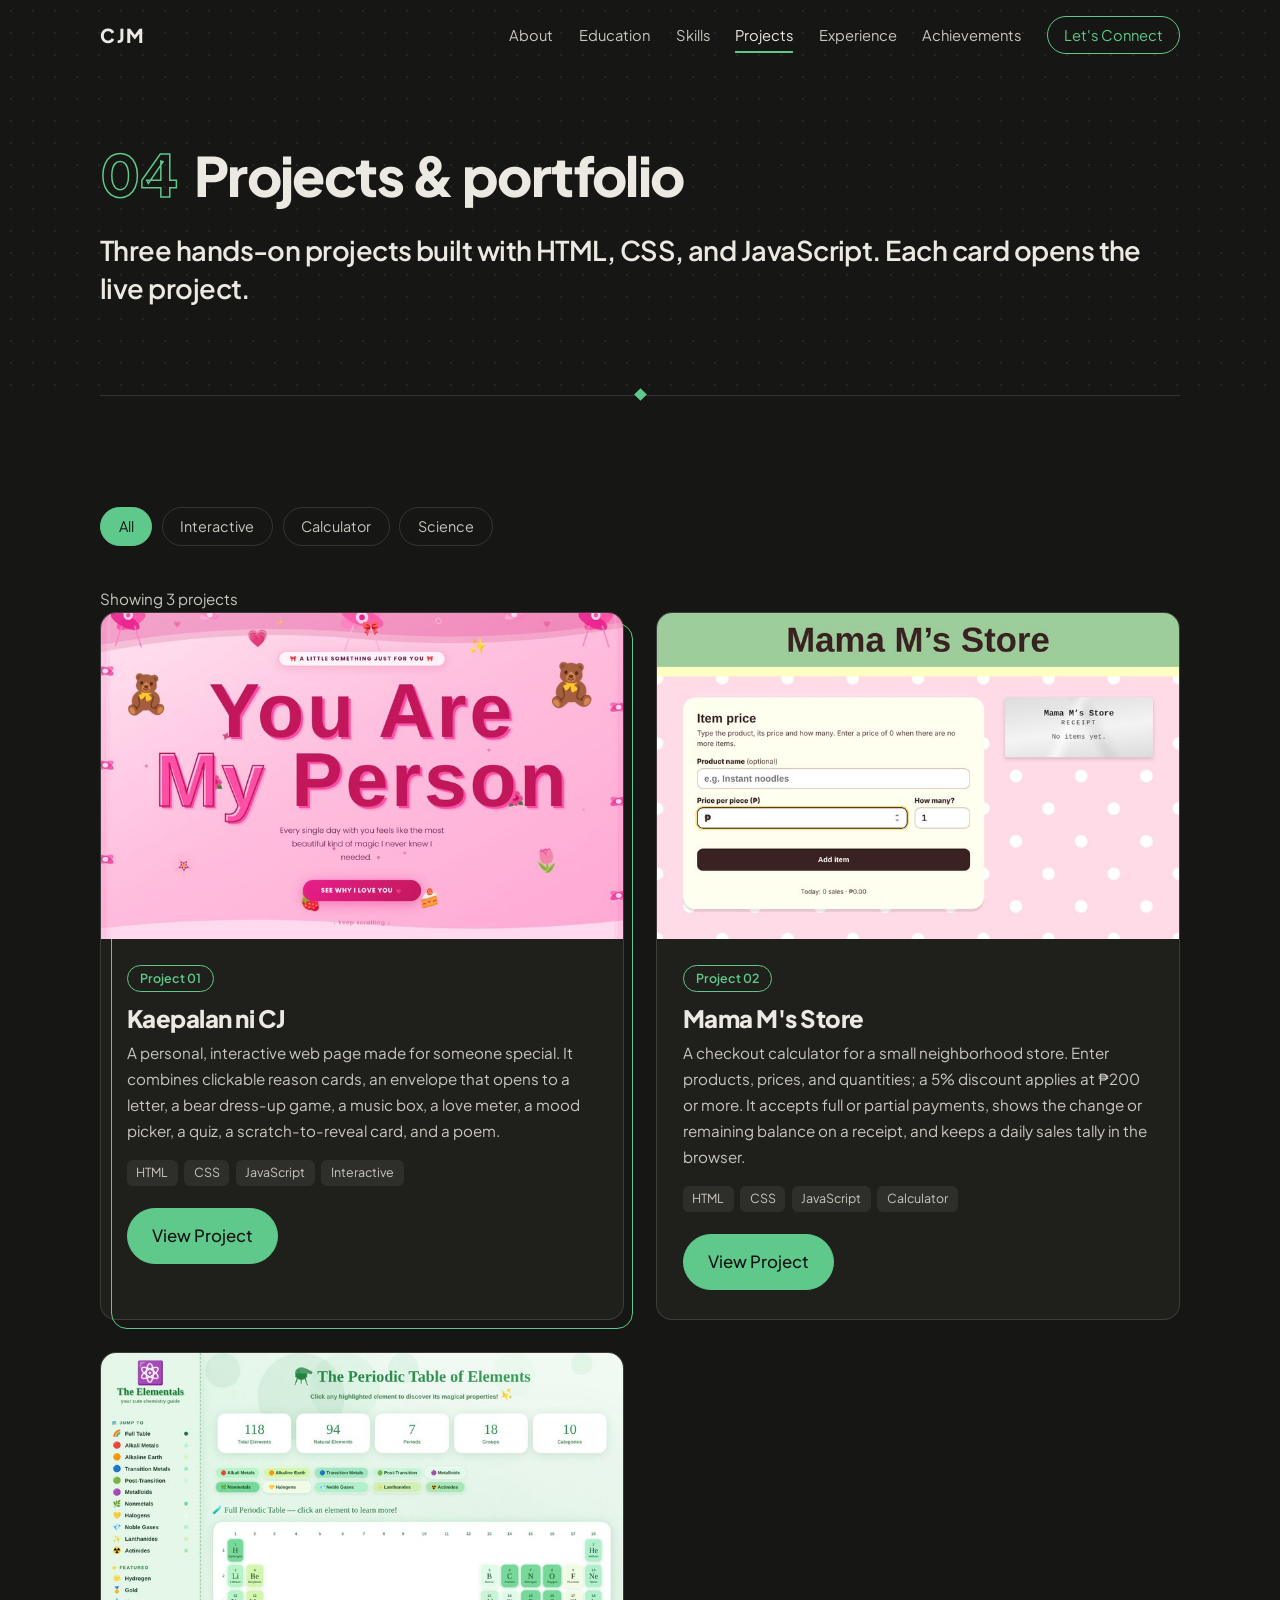
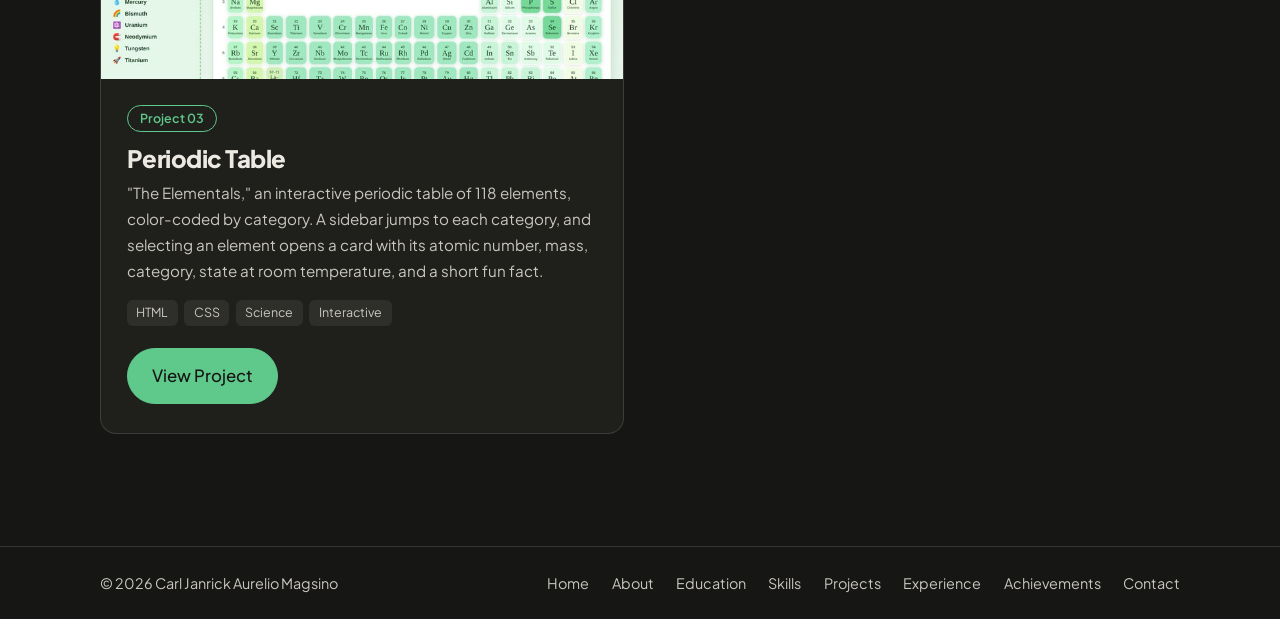
<file: projects.html>
<!DOCTYPE html>
<html lang="en">
<head>
<meta charset="utf-8">
<meta name="viewport" content="width=device-width, initial-scale=1">
<title>Projects | Carl Janrick Magsino</title>
<meta name="description" content="Projects by Carl Janrick Magsino.">
<meta name="theme-color" content="#161614">
<link rel="icon" href="favicon.png" type="image/png">
<link rel="preconnect" href="https://fonts.googleapis.com">
<link rel="preconnect" href="https://fonts.gstatic.com" crossorigin>
<link href="https://fonts.googleapis.com/css2?family=Plus+Jakarta+Sans:wght@400;500;600;700;800&display=swap" rel="stylesheet">
<link rel="stylesheet" href="style.css">
<link rel="stylesheet" href="components.css">
<link rel="stylesheet" href="animations.css">
<link rel="stylesheet" href="responsive.css">
</head>
<body>
<svg width="0" height="0" style="position:absolute" aria-hidden="true"><defs>
<symbol id="i-mail" viewBox="0 0 24 24"><path d="M3 6h18v12H3z"/><path d="m3 7 9 7 9-7"/></symbol>
<symbol id="i-phone" viewBox="0 0 24 24"><path d="M5 4h4l2 5-2.5 1.5a11 11 0 0 0 5 5L15 13l5 2v4a2 2 0 0 1-2 2A16 16 0 0 1 3 6a2 2 0 0 1 2-2z"/></symbol>
<symbol id="i-pin" viewBox="0 0 24 24"><path d="M12 21s7-6 7-11a7 7 0 0 0-14 0c0 5 7 11 7 11z"/><circle cx="12" cy="10" r="2.5"/></symbol>
<symbol id="i-tech" viewBox="0 0 24 24"><rect x="3" y="4" width="18" height="12" rx="2"/><path d="M8 20h8M12 16v4"/></symbol>
<symbol id="i-pro" viewBox="0 0 24 24"><path d="m12 3 9 5-9 5-9-5z"/><path d="m3 13 9 5 9-5"/></symbol>
<symbol id="i-people" viewBox="0 0 24 24"><circle cx="9" cy="8" r="3"/><path d="M3 20a6 6 0 0 1 12 0"/><circle cx="17" cy="9" r="2.5"/><path d="M17 14a5 5 0 0 1 4 5"/></symbol>
<symbol id="i-award" viewBox="0 0 24 24"><circle cx="12" cy="9" r="5"/><path d="m9 13-1 8 4-2 4 2-1-8"/></symbol>
</defs></svg>

<header class="nav" id="nav">
  <a class="nav__brand" href="index.html" aria-label="Home">CJM</a>
  <button class="nav__toggle" id="navToggle" aria-expanded="false" aria-controls="navLinks">Menu</button>
  <nav class="nav__links" id="navLinks" aria-label="Main"><a href="about.html">About</a><a href="education.html">Education</a><a href="skills.html">Skills</a><a href="projects.html" aria-current="page">Projects</a><a href="experience.html">Experience</a><a href="achievements.html">Achievements</a><a class="nav__cta" href="contact.html">Let's Connect</a></nav>
</header>
<main>
<section class="page-head"><div class="wrap"><div class="head" data-reveal><span class="num">04</span><h1>Projects &amp; portfolio</h1></div><p class="big" data-reveal>Three hands-on projects built with HTML, CSS, and JavaScript. Each card opens the live project.</p></div></section><section class="section" id="projects"><div class="wrap"><div class="filters" role="group" aria-label="Filter projects"><button type="button" data-filter="all" aria-pressed="true">All</button><button type="button" data-filter="interactive" aria-pressed="false">Interactive</button><button type="button" data-filter="calculator" aria-pressed="false">Calculator</button><button type="button" data-filter="science" aria-pressed="false">Science</button></div><p class="meta" id="filterStatus" role="status" aria-live="polite">Showing 3 projects</p><div class="projects projects--even"><article class="project project--a" data-cat="interactive" data-reveal>
<div class="project__media"><img src="kaepalan-ni-cj-preview.jpg" alt="Preview of the Kaepalan ni CJ page" width="800" height="500" loading="lazy"></div>
<div class="project__body"><span class="tag">Project 01</span><h3>Kaepalan ni CJ</h3><p>A personal, interactive web page made for someone special. It combines clickable reason cards, an envelope that opens to a letter, a bear dress-up game, a music box, a love meter, a mood picker, a quiz, a scratch-to-reveal card, and a poem.</p>
<ul class="tags"><li>HTML</li><li>CSS</li><li>JavaScript</li><li>Interactive</li></ul>
<a class="btn btn--primary project__link" href="kaepalan-ni-cj.html" target="_blank" rel="noopener" aria-label="View project: Kaepalan ni CJ">View Project</a></div></article>
<article class="project project--b" data-cat="calculator" data-reveal>
<div class="project__media"><img src="mama-ms-store-preview.jpg" alt="Preview of the Mama M's Store checkout page" width="800" height="500" loading="lazy"></div>
<div class="project__body"><span class="tag">Project 02</span><h3>Mama M's Store</h3><p>A checkout calculator for a small neighborhood store. Enter products, prices, and quantities; a 5% discount applies at ₱200 or more. It accepts full or partial payments, shows the change or remaining balance on a receipt, and keeps a daily sales tally in the browser.</p>
<ul class="tags"><li>HTML</li><li>CSS</li><li>JavaScript</li><li>Calculator</li></ul>
<a class="btn btn--primary project__link" href="mama-ms-store.html" target="_blank" rel="noopener" aria-label="View project: Mama M's Store">View Project</a></div></article>
<article class="project project--c" data-cat="science interactive" data-reveal>
<div class="project__media"><img src="periodic-table-preview.jpg" alt="Preview of The Elementals periodic table page" width="800" height="500" loading="lazy"><span class="project__scan" aria-hidden="true"></span></div>
<div class="project__body"><span class="tag">Project 03</span><h3>Periodic Table</h3><p>"The Elementals," an interactive periodic table of 118 elements, color-coded by category. A sidebar jumps to each category, and selecting an element opens a card with its atomic number, mass, category, state at room temperature, and a short fun fact.</p>
<ul class="tags"><li>HTML</li><li>CSS</li><li>Science</li><li>Interactive</li></ul>
<a class="btn btn--primary project__link" href="periodic-table.html" target="_blank" rel="noopener" aria-label="View project: Periodic Table">View Project</a></div></article>
</div></div></section>
</main>
<footer class="footer"><div class="wrap"><span>© 2026 Carl Janrick Aurelio Magsino</span><nav class="footer__nav" aria-label="Footer"><a href="index.html">Home</a><a href="about.html">About</a><a href="education.html">Education</a><a href="skills.html">Skills</a><a href="projects.html">Projects</a><a href="experience.html">Experience</a><a href="achievements.html">Achievements</a><a href="contact.html">Contact</a></nav></div></footer>
<script src="main.js"></script>
<script src="navigation.js"></script>
<script src="motion.js"></script>
<script src="projects.js"></script>
</body>
</html>
</file>
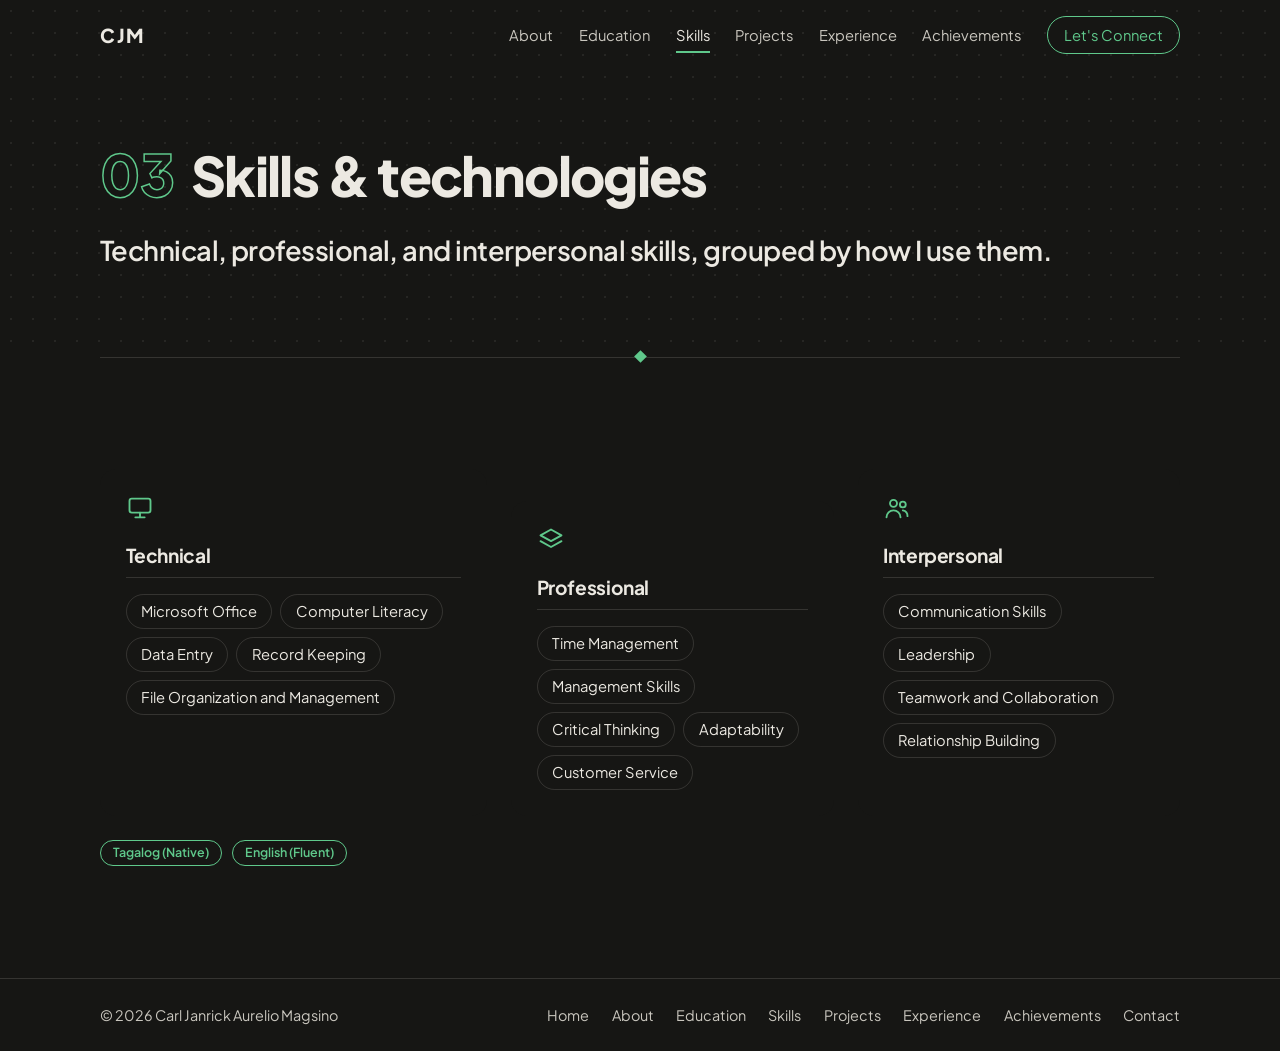
<file: skills.html>
<!DOCTYPE html>
<html lang="en">
<head>
<meta charset="utf-8">
<meta name="viewport" content="width=device-width, initial-scale=1">
<title>Skills | Carl Janrick Magsino</title>
<meta name="description" content="Skills of Carl Janrick Magsino.">
<meta name="theme-color" content="#161614">
<link rel="icon" href="favicon.png" type="image/png">
<link rel="preconnect" href="https://fonts.googleapis.com">
<link rel="preconnect" href="https://fonts.gstatic.com" crossorigin>
<link href="https://fonts.googleapis.com/css2?family=Plus+Jakarta+Sans:wght@400;500;600;700;800&display=swap" rel="stylesheet">
<link rel="stylesheet" href="style.css">
<link rel="stylesheet" href="components.css">
<link rel="stylesheet" href="animations.css">
<link rel="stylesheet" href="responsive.css">
</head>
<body>
<svg width="0" height="0" style="position:absolute" aria-hidden="true"><defs>
<symbol id="i-mail" viewBox="0 0 24 24"><path d="M3 6h18v12H3z"/><path d="m3 7 9 7 9-7"/></symbol>
<symbol id="i-phone" viewBox="0 0 24 24"><path d="M5 4h4l2 5-2.5 1.5a11 11 0 0 0 5 5L15 13l5 2v4a2 2 0 0 1-2 2A16 16 0 0 1 3 6a2 2 0 0 1 2-2z"/></symbol>
<symbol id="i-pin" viewBox="0 0 24 24"><path d="M12 21s7-6 7-11a7 7 0 0 0-14 0c0 5 7 11 7 11z"/><circle cx="12" cy="10" r="2.5"/></symbol>
<symbol id="i-tech" viewBox="0 0 24 24"><rect x="3" y="4" width="18" height="12" rx="2"/><path d="M8 20h8M12 16v4"/></symbol>
<symbol id="i-pro" viewBox="0 0 24 24"><path d="m12 3 9 5-9 5-9-5z"/><path d="m3 13 9 5 9-5"/></symbol>
<symbol id="i-people" viewBox="0 0 24 24"><circle cx="9" cy="8" r="3"/><path d="M3 20a6 6 0 0 1 12 0"/><circle cx="17" cy="9" r="2.5"/><path d="M17 14a5 5 0 0 1 4 5"/></symbol>
<symbol id="i-award" viewBox="0 0 24 24"><circle cx="12" cy="9" r="5"/><path d="m9 13-1 8 4-2 4 2-1-8"/></symbol>
</defs></svg>

<header class="nav" id="nav">
  <a class="nav__brand" href="index.html" aria-label="Home">CJM</a>
  <button class="nav__toggle" id="navToggle" aria-expanded="false" aria-controls="navLinks">Menu</button>
  <nav class="nav__links" id="navLinks" aria-label="Main"><a href="about.html">About</a><a href="education.html">Education</a><a href="skills.html" aria-current="page">Skills</a><a href="projects.html">Projects</a><a href="experience.html">Experience</a><a href="achievements.html">Achievements</a><a class="nav__cta" href="contact.html">Let's Connect</a></nav>
</header>
<main>
<section class="page-head"><div class="wrap"><div class="head" data-reveal><span class="num">03</span><h1>Skills &amp; technologies</h1></div><p class="big" data-reveal>Technical, professional, and interpersonal skills, grouped by how I use them.</p></div></section><section class="section" id="skills"><div class="wrap"><div class="skills"><div class="skill" data-reveal><svg class="icon"><use href="#i-tech"/></svg><h3>Technical</h3><ul class="chips"><li>Microsoft Office</li><li>Computer Literacy</li><li>Data Entry</li><li>Record Keeping</li><li>File Organization and Management</li></ul></div><div class="skill" data-reveal><svg class="icon"><use href="#i-pro"/></svg><h3>Professional</h3><ul class="chips"><li>Time Management</li><li>Management Skills</li><li>Critical Thinking</li><li>Adaptability</li><li>Customer Service</li></ul></div><div class="skill" data-reveal><svg class="icon"><use href="#i-people"/></svg><h3>Interpersonal</h3><ul class="chips"><li>Communication Skills</li><li>Leadership</li><li>Teamwork and Collaboration</li><li>Relationship Building</li></ul></div></div><p class="label-row"><span class="tag">Tagalog (Native)</span><span class="tag">English (Fluent)</span></p></div></section>
</main>
<footer class="footer"><div class="wrap"><span>© 2026 Carl Janrick Aurelio Magsino</span><nav class="footer__nav" aria-label="Footer"><a href="index.html">Home</a><a href="about.html">About</a><a href="education.html">Education</a><a href="skills.html">Skills</a><a href="projects.html">Projects</a><a href="experience.html">Experience</a><a href="achievements.html">Achievements</a><a href="contact.html">Contact</a></nav></div></footer>
<script src="main.js"></script>
<script src="navigation.js"></script>
<script src="motion.js"></script>
</body>
</html>
</file>
<file: style.css>
/* Global styles and design system: tokens, base, layout, hero, sections */
:root{--ink:#161614;--ink-2:#1f1f1c;--paper:#ece9e2;--paper-2:#c9c6be;--green:#5fc88b;--green-d:#2f7a52;--line:rgba(236,233,226,.14);
--serif:'Plus Jakarta Sans',system-ui,sans-serif;--sans:'Plus Jakarta Sans',system-ui,sans-serif;--ease:cubic-bezier(.2,.7,.2,1)}
*{box-sizing:border-box;margin:0}
html{scroll-behavior:smooth;scroll-padding-top:72px}
body{background:var(--ink);color:var(--paper);font:400 1.05rem/1.7 var(--sans);-webkit-font-smoothing:antialiased}
body.is-loading{overflow:hidden}
a{color:inherit}
:focus-visible{outline:2px solid var(--green);outline-offset:3px}
.wrap{width:min(1080px,100% - 3rem);margin-inline:auto}
h1,h2,h3{font-family:var(--serif);font-weight:700;line-height:1.15;letter-spacing:-.02em}
p{max-width:62ch}
p+p{margin-top:1rem}
.hero{min-height:100svh;display:grid;align-items:center;padding:7rem 0 4rem;position:relative;overflow:hidden}
.hero__grid{display:grid;grid-template-columns:1.4fr 1fr;gap:3rem;align-items:center;position:relative;z-index:1}
.hero__hello{color:var(--green);font-weight:500;margin-bottom:.5rem}
.hero__name{font-size:clamp(2.6rem,7vw,5rem);letter-spacing:-.04em;font-weight:800;line-height:1.02}
.hero__lead{margin-top:1.5rem;font-size:1.2rem}
.hero__sub{color:var(--paper-2);margin-top:.8rem}
.hero__actions{display:flex;flex-wrap:wrap;gap:.8rem 1rem;margin-top:2rem;align-items:center}
.deco{position:absolute;pointer-events:none}
.deco--ring{width:420px;height:420px;border:1px solid var(--line);border-radius:50%;right:-120px;top:8%}
.deco--ring::after{content:"";position:absolute;top:36px;left:36px;width:12px;height:12px;border-radius:50%;background:var(--green);animation:drift 9s ease-in-out infinite}
.deco--line{left:0;bottom:12%;width:38%;height:1px;background:linear-gradient(90deg,var(--green),transparent);animation:slide 7s ease-in-out infinite alternate}
.section{padding:7rem 0;position:relative}
.section--light{background:var(--paper);color:var(--ink)}
.section--light .meta,.section--light .place{color:#4b4a45}
.split{display:grid;grid-template-columns:1fr 2fr;gap:3rem}
.split .head{position:sticky;top:96px;align-self:start;margin:0}
.big{font-family:var(--serif);font-weight:600;letter-spacing:-.02em;font-size:clamp(1.3rem,2.6vw,1.7rem);line-height:1.4;margin-bottom:1.5rem}
.meta{color:var(--paper-2);font-size:.95rem;margin-top:1.5rem}
.meta a{color:var(--green)}
.section--light .meta a{color:var(--green-d)}
.timeline{list-style:none;padding:0;border-left:1px solid rgba(22,22,20,.25);margin-left:.5rem}
.timeline__item{display:grid;grid-template-columns:160px 1fr;gap:1.5rem;padding:0 0 3rem 2rem;position:relative}
.timeline__item::before{content:"";position:absolute;left:-6px;top:.55rem;width:11px;height:11px;border-radius:50%;background:var(--green);box-shadow:0 0 0 4px var(--paper)}
.timeline__year{font-weight:700;padding-top:.15rem}
.place{margin:.2rem 0 .8rem;font-size:.95rem}
.contact__list{list-style:none;padding:0;margin:2rem 0}
.contact__list li{display:grid;grid-template-columns:140px 1fr;padding:1rem 0;border-bottom:1px solid var(--line)}
.contact__list span{color:var(--paper-2)}
.contact__list a{text-decoration:none;transition:color .25s}
.contact__list a:hover{color:var(--green)}
.footer{border-top:1px solid var(--line);padding:1.5rem 0;font-size:.9rem;color:var(--paper-2)}
.footer .wrap{display:flex;justify-content:space-between;flex-wrap:wrap;gap:.5rem}
.head{display:flex;align-items:baseline;gap:1rem;margin-bottom:3rem}
.split .head{flex-direction:column;gap:.2rem}
.head h2{font-size:clamp(1.8rem,4vw,2.6rem);font-weight:800;letter-spacing:-.03em}
.num{font-size:clamp(2.4rem,5vw,3.6rem);font-weight:800;line-height:1;color:transparent;-webkit-text-stroke:1.5px var(--green)}
.section--light .num{-webkit-text-stroke-color:var(--green-d)}
.section--light .tag{color:var(--green-d);border-color:var(--green-d)}
.label-row{display:flex;gap:.6rem;margin-top:1.5rem}
.label-row .tag{margin:0}
.note{margin-top:1.5rem;padding-left:1rem;border-left:2px solid var(--green);color:var(--paper-2);font-size:.95rem}
.section--light .note{color:#4b4a45;border-color:var(--green-d)}
.section--light .icon{stroke:var(--green-d)}
.section::before{content:"";position:absolute;top:0;left:50%;width:min(1080px,100% - 3rem);height:1px;transform:translateX(-50%);background:var(--line)}
.section::after{content:"";position:absolute;top:-5px;left:50%;width:9px;height:9px;margin-left:-4.5px;background:var(--green);transform:rotate(45deg);animation:spin 12s linear infinite}
.section--light::before{background:rgba(22,22,20,.2)}
.hero{background-image:radial-gradient(rgba(236,233,226,.08) 1px,transparent 1px);background-size:22px 22px}
.section--light{background-color:var(--paper);background-image:radial-gradient(rgba(22,22,20,.09) 1px,transparent 1px);background-size:22px 22px}
.pulse{display:inline-block;width:8px;height:8px;border-radius:50%;background:var(--green);margin-right:.6rem;animation:pulse 2s infinite}
.outline{color:transparent;-webkit-text-stroke:1.5px var(--paper)}
.deco--cross{left:46%;top:16%;width:22px;height:22px;animation:spin 18s linear infinite}
.deco--cross::before,.deco--cross::after{content:"";position:absolute;background:var(--green)}
.deco--cross::before{left:0;right:0;top:10px;height:2px}
.deco--cross::after{top:0;bottom:0;left:10px;width:2px}
.stack{position:relative;width:min(300px,80%);aspect-ratio:4/5;justify-self:center}
.stack__c{position:absolute;inset:0;border-radius:22px;transition:transform .6s var(--ease)}
.stack__c--3{border:1px dashed var(--paper-2);opacity:.4;transform:translate(34px,34px) rotate(4deg)}
.stack__c--2{border:1px solid var(--green);transform:translate(17px,17px) rotate(2deg)}
.stack__c--1{background:var(--ink-2);border:1px solid var(--line);display:grid;place-content:center;text-align:center;gap:.6rem;box-shadow:0 20px 50px rgba(0,0,0,.4)}
.stack:hover .stack__c--2{transform:translate(26px,26px) rotate(4deg)}
.stack:hover .stack__c--3{transform:translate(52px,48px) rotate(8deg)}
.stack__dot{position:absolute;top:18px;right:18px;width:12px;height:12px;border-radius:50%;background:var(--green);animation:pulse 2s infinite}
.layers{display:grid;gap:1.8rem}
.timeline__year{color:var(--green-d)}
.contact__list li{grid-template-columns:36px 100px 1fr;align-items:center}
.contact__list .icon{width:22px;height:22px}

.stack{margin:0}
.stack__c--1{overflow:hidden;padding:0}
.stack__c--1 img{width:100%;height:100%;object-fit:cover;object-position:50% 30%;display:block}
.stack__c--1 .stack__dot{box-shadow:0 0 0 3px var(--ink)}
.stack__c--1{display:block}
</file>
<file: components.css>
/* Reusable components: nav, buttons, cards, chips, projects, loader, forms */
.loader{position:fixed;inset:0;z-index:100;background:var(--ink);display:grid;place-items:center;transition:transform .9s var(--ease)}
.loader.is-done{transform:translateY(-100%)}
.loader.is-done .loader__stage{opacity:0;transition:opacity .3s}
.loader__stage{text-align:center;width:min(320px,80vw)}
.pebble{width:84px;height:72px;margin:0 auto;background:var(--green);border-radius:50% 50% 46% 46%;position:relative;animation:hop 1.1s var(--ease) infinite;transform-origin:bottom}
.pebble__eye{position:absolute;top:26px;width:9px;height:12px;border-radius:50%;background:var(--ink);animation:blink 3s infinite}
.pebble__eye:nth-child(1){left:24px}
.pebble__eye:nth-child(2){right:24px}
.pebble__cheek{position:absolute;left:50%;top:42px;width:14px;height:7px;border-radius:0 0 14px 14px;background:var(--ink);transform:translateX(-50%)}
.shadow{width:60px;height:8px;margin:6px auto 22px;border-radius:50%;background:rgba(236,233,226,.12);animation:shadow 1.1s var(--ease) infinite}
.loader__initials{font-size:2.6rem;letter-spacing:.18em;margin-right:-.18em;display:flex;justify-content:center;gap:.12em}
.loader__initials span{opacity:0;transform:translateY(12px);animation:letter .6s var(--ease) forwards}
.loader__initials span:nth-child(2){animation-delay:.15s;color:var(--green)}
.loader__initials span:nth-child(3){animation-delay:.3s}
.loader__msg{margin:.6rem auto 1.2rem;color:var(--paper-2);font-size:.95rem}
.loader__bar{height:3px;background:var(--line);border-radius:3px;overflow:hidden}
.loader__bar i{display:block;height:100%;width:0;background:var(--green);transition:width .25s linear}
.loader__pct{margin:.5rem auto 0;font-size:.8rem;color:var(--paper-2)}
.sound-toggle{position:absolute;top:1rem;right:1rem;background:none;border:1px solid var(--line);color:var(--paper-2);padding:.35rem .8rem;border-radius:99px;font:inherit;font-size:.8rem;cursor:pointer;transition:border-color .2s,color .2s}
.sound-toggle:hover,.sound-toggle[aria-pressed=true]{border-color:var(--green);color:var(--green)}
.nav{position:fixed;top:0;inset-inline:0;z-index:50;display:flex;justify-content:space-between;align-items:center;padding:1rem max(1.5rem,calc((100% - 1080px)/2));transition:background .4s,padding .4s,border-color .4s;border-bottom:1px solid transparent}
.nav.is-scrolled{background:rgba(22,22,20,.88);backdrop-filter:blur(10px);padding-block:.6rem;border-color:var(--line)}
.nav__brand{font-family:var(--serif);font-weight:800;font-size:1.2rem;text-decoration:none;letter-spacing:.08em}
.nav__links{display:flex;gap:1.6rem;align-items:center;font-size:.92rem}
.nav__links a{text-decoration:none;position:relative;padding:.2rem 0;color:var(--paper-2);transition:color .25s}
.nav__links a:not(.nav__cta)::after{content:"";position:absolute;left:0;bottom:-2px;height:2px;width:100%;background:var(--green);transform:scaleX(0);transform-origin:left;transition:transform .35s var(--ease)}
.nav__links a:hover,.nav__links a.active{color:var(--paper)}
.nav__links a:hover::after,.nav__links a.active::after{transform:scaleX(1)}
.nav__cta{border:1px solid var(--green);color:var(--green)!important;padding:.35rem 1rem!important;border-radius:99px;transition:background .25s,color .25s}
.nav__cta:hover{background:var(--green);color:var(--ink)!important}
.nav__toggle{display:none;background:none;border:1px solid var(--line);color:var(--paper);padding:.4rem .9rem;border-radius:99px;font:inherit;cursor:pointer}
.btn{display:inline-block;text-decoration:none;font-weight:500;padding:.8rem 1.5rem;border-radius:99px;border:1px solid var(--green);transition:transform .25s var(--ease),background .25s,color .25s,box-shadow .25s}
.btn--primary{background:var(--green);color:var(--ink)}
.btn--primary:hover{transform:translateY(-3px) scale(1.03);box-shadow:0 8px 22px rgba(95,200,139,.25)}
.btn--ghost{color:var(--paper);border-color:var(--paper-2)}
.btn--ghost:hover{border-color:var(--green);color:var(--green);transform:translateY(-3px)}
.btn--text{border-color:transparent;color:var(--green);padding-inline:.4rem}
.btn--text:hover{text-decoration:underline;text-underline-offset:5px}
.card{border:1px solid var(--line);border-radius:6px;padding:1.5rem;margin-bottom:1rem;transition:border-color .3s,transform .3s var(--ease)}
.card:hover{border-color:var(--green);transform:translateY(-3px)}
.card h3{font-size:1.2rem;margin-bottom:.5rem}
.skills{display:grid;grid-template-columns:1.2fr 1fr 1fr;gap:1.5rem}
.skills h3{font-size:1.2rem;padding-bottom:.7rem;margin-bottom:1rem;border-bottom:1px solid rgba(22,22,20,.25)}
.chips{list-style:none;padding:0;display:flex;flex-wrap:wrap;gap:.5rem}
.chips li{border:1px solid rgba(22,22,20,.3);border-radius:99px;padding:.25rem .9rem;font-size:.92rem;transition:background .25s,color .25s,border-color .25s}
.chips li:hover{background:var(--ink);color:var(--green);border-color:var(--ink)}
.ach{display:grid;grid-template-columns:repeat(3,1fr);gap:1.5rem}
.ach__item{border-top:2px solid var(--green);padding-top:1rem;transition:transform .3s var(--ease)}
.ach__item:hover{transform:translateY(-4px)}
.ach__item h3{font-size:1.25rem}
.tag{display:inline-block;border:1px solid var(--green);color:var(--green);border-radius:99px;padding:.1rem .75rem;font-size:.78rem;font-weight:600;margin-bottom:.8rem}
.icon{width:28px;height:28px;fill:none;stroke:var(--green);stroke-width:1.6;stroke-linecap:round;stroke-linejoin:round}
.card{position:relative;background:var(--ink);isolation:isolate}
.card::before{content:"";position:absolute;inset:0;border:1px solid var(--green);border-radius:6px;transform:translate(8px,8px);z-index:-1;transition:transform .35s var(--ease)}
.card:hover::before{transform:translate(12px,12px)}
.card--shift{margin-left:2.5rem}
.skill{background:var(--ink);color:var(--paper);border-radius:16px;padding:1.6rem;transition:transform .3s var(--ease)}
.skill:hover{transform:translateY(-5px)}
.skill:nth-child(2){margin-top:2rem}
.skill .icon{margin-bottom:.8rem}
.skills .skill h3{border-color:var(--line)}
.skill .chips li{border-color:var(--line)}
.skill .chips li:hover{background:var(--green);color:var(--ink);border-color:var(--green)}
.projects{display:grid;grid-template-columns:repeat(12,1fr);gap:2rem}
.project{position:relative;border:1px solid var(--line);border-radius:16px;background:var(--ink-2);isolation:isolate;transition:transform .4s var(--ease),border-color .3s}
.project--a{grid-column:span 7}
.project--b{grid-column:span 5;margin-top:4rem}
.project--c{grid-column:3 / span 8}
.project:hover{transform:translateY(-8px);border-color:var(--green)}
.project__media{position:relative;overflow:hidden;border-radius:15px 15px 0 0;aspect-ratio:16/10;background:var(--ink)}
.project__media img{width:100%;height:100%;object-fit:cover;display:block;transition:transform .8s var(--ease)}
.project__body{padding:1.5rem 1.6rem 1.8rem}
.project h3{font-size:1.5rem;font-weight:800;margin-bottom:.5rem}
.project__body p{color:var(--paper-2);font-size:.95rem}
.tags{list-style:none;padding:0;display:flex;flex-wrap:wrap;gap:.4rem;margin:1rem 0 1.4rem}
.tags li{font-size:.78rem;color:var(--paper-2);background:rgba(236,233,226,.07);border-radius:6px;padding:.15rem .6rem}
.project__link{position:static}
.project__link::after{content:"";position:absolute;inset:0;border-radius:16px;z-index:2}
.project--a::before{content:"";position:absolute;inset:0;border:1px solid var(--green);border-radius:16px;transform:translate(10px,10px);z-index:-1;transition:transform .4s var(--ease)}
.project--a:hover::before{transform:translate(16px,16px)}
.project--a:hover img{transform:scale(1.08) rotate(-1deg)}
.project--b .project__media::after{content:"";position:absolute;left:0;bottom:0;height:4px;width:0;background:var(--green);transition:width .6s var(--ease)}
.project--b:hover .project__media::after{width:100%}
.project--b:hover img{transform:translateY(-4%) scale(1.06)}
.project--c:hover img{transform:scale(1.05)}
.project__scan{position:absolute;left:0;right:0;top:-30%;height:30%;background:linear-gradient(transparent,rgba(95,200,139,.35),transparent);opacity:0}
.project--c:hover .project__scan{opacity:1;animation:scan 1.6s linear infinite}
.ach__item{background:var(--ink);color:var(--paper);border-radius:16px;padding:1.5rem;border-top:0}
.ach__item .icon{margin-bottom:.8rem}
.ach__item p{color:var(--paper-2);font-size:.95rem}
.ach__item:nth-child(2){margin-top:1.5rem}

/* Page header (sub-pages) */
.page-head{padding:9rem 0 4rem;position:relative;background-image:radial-gradient(rgba(236,233,226,.08) 1px,transparent 1px);background-size:22px 22px}
.page-head .head{margin-bottom:1.5rem}
.head h1{font-size:clamp(2.2rem,5vw,3.4rem);font-weight:800;letter-spacing:-.03em}
.nav__links a[aria-current=page]{color:var(--paper)}
.nav__links a[aria-current=page]:not(.nav__cta)::after{transform:scaleX(1)}
.more{display:inline-block;margin-top:1.8rem;color:var(--green);font-weight:600;text-decoration:none;border-bottom:1px solid currentColor;transition:letter-spacing .3s var(--ease)}
.more:hover{letter-spacing:.03em}
.section--light .more{color:var(--green-d)}
/* Project filters and page grid */
.filters{display:flex;flex-wrap:wrap;gap:.6rem;margin-bottom:2.5rem}
.filters button{background:none;border:1px solid var(--line);color:var(--paper-2);padding:.4rem 1.1rem;border-radius:99px;font:inherit;font-size:.9rem;cursor:pointer;transition:border-color .25s,color .25s,background .25s}
.filters button:hover{border-color:var(--green);color:var(--paper)}
.filters button[aria-pressed=true]{background:var(--green);border-color:var(--green);color:var(--ink)}
.projects--even{grid-template-columns:repeat(auto-fill,minmax(min(100%,340px),1fr))}
.projects--even .project{grid-column:auto;margin:0}
.project[hidden]{display:none}
/* Contact form */
.form{display:grid;gap:1.2rem;max-width:560px;margin-top:2.5rem}
.form label{font-weight:600;font-size:.92rem;display:block;margin-bottom:.35rem}
.form input,.form textarea{width:100%;background:var(--ink-2);border:1px solid var(--line);border-radius:10px;color:var(--paper);font:inherit;padding:.75rem 1rem;transition:border-color .25s}
.form textarea{min-height:140px;resize:vertical}
.form input:focus,.form textarea:focus{outline:none;border-color:var(--green)}
.form [aria-invalid=true]{border-color:#e07a6a}
.form .err{color:#f0a396;font-size:.85rem;min-height:1.2em;margin-top:.25rem}
.form__status{min-height:1.5rem;color:var(--green);font-weight:500}
.footer__nav{display:flex;flex-wrap:wrap;gap:.4rem 1.4rem}
.footer__nav a{text-decoration:none;transition:color .25s}.footer__nav a:hover{color:var(--green)}
</file>
<file: animations.css>
/* Keyframes, entrance and reveal states, reduced-motion rules */
@keyframes hop{0%,100%{transform:translateY(0) scale(1.1,.88)}45%{transform:translateY(-34px) scale(.94,1.08)}}
@keyframes shadow{0%,100%{transform:scale(1)}45%{transform:scale(.6);opacity:.5}}
@keyframes blink{0%,94%,100%{transform:scaleY(1)}97%{transform:scaleY(.1)}}
@keyframes letter{to{opacity:1;transform:none}}
@keyframes drift{50%{transform:translate(40px,60px)}}
@keyframes slide{to{width:55%}}
.hero-in{opacity:0;transform:translateY(24px)}
body.is-ready .hero-in{animation:rise .9s var(--ease) forwards}
body.is-ready .hero-in:nth-child(2),body.is-ready body.is-ready .hero-in:nth-child(3){animation-delay:.24s}
body.is-ready .hero-in:nth-child(4){animation-delay:.36s}
body.is-ready .hero-in:nth-child(5){animation-delay:.48s}
@keyframes rise{to{opacity:1;transform:none}}
.word{display:inline-block;opacity:0;transform:translateY(8px);animation:rise .6s var(--ease) forwards}
[data-reveal]{opacity:0;transform:translateY(28px);transition:opacity .8s var(--ease),transform .8s var(--ease)}
[data-reveal].is-visible{opacity:1;transform:none}
@media(prefers-reduced-motion:reduce){
 .project__scan{display:none}
 html{scroll-behavior:auto}
 *,*::before,*::after{animation-duration:.01ms!important;animation-iteration-count:1!important;transition-duration:.01ms!important}
 [data-reveal],.hero-in,.word{opacity:1;transform:none}
}
@keyframes spin{to{transform:rotate(405deg)}}
@keyframes pulse{0%{box-shadow:0 0 0 0 rgba(95,200,139,.5)}100%{box-shadow:0 0 0 8px rgba(95,200,139,0)}}
@keyframes scan{to{top:100%}}
</file>
<file: responsive.css>
/* Tablet and mobile layouts */
@media(max-width:860px){
 .hero__grid,.split,.skills,.ach{grid-template-columns:1fr}
 .stack{order:-1;width:min(230px,62%);justify-self:start;margin-bottom:1rem}
 .projects{grid-template-columns:1fr}.project--a,.project--b,.project--c{grid-column:auto;margin:0}
  .split .section__title{position:static;margin-bottom:1.5rem}
 .timeline__item{grid-template-columns:1fr;gap:.3rem}
 .section{padding:5rem 0}
 .nav__toggle{display:block}
 .nav__links{position:absolute;top:100%;inset-inline:0;flex-direction:column;align-items:flex-start;gap:1rem;background:var(--ink);padding:1.5rem;border-bottom:1px solid var(--line);display:none}
 .nav__links.is-open{display:flex}
 .contact__list li{grid-template-columns:1fr}
}
@media(max-width:860px){.card--shift{margin-left:0}.skill:nth-child(2),.ach__item:nth-child(2){margin-top:0}.contact__list li{grid-template-columns:36px 1fr}.contact__list li a{grid-column:2}}
</file>
